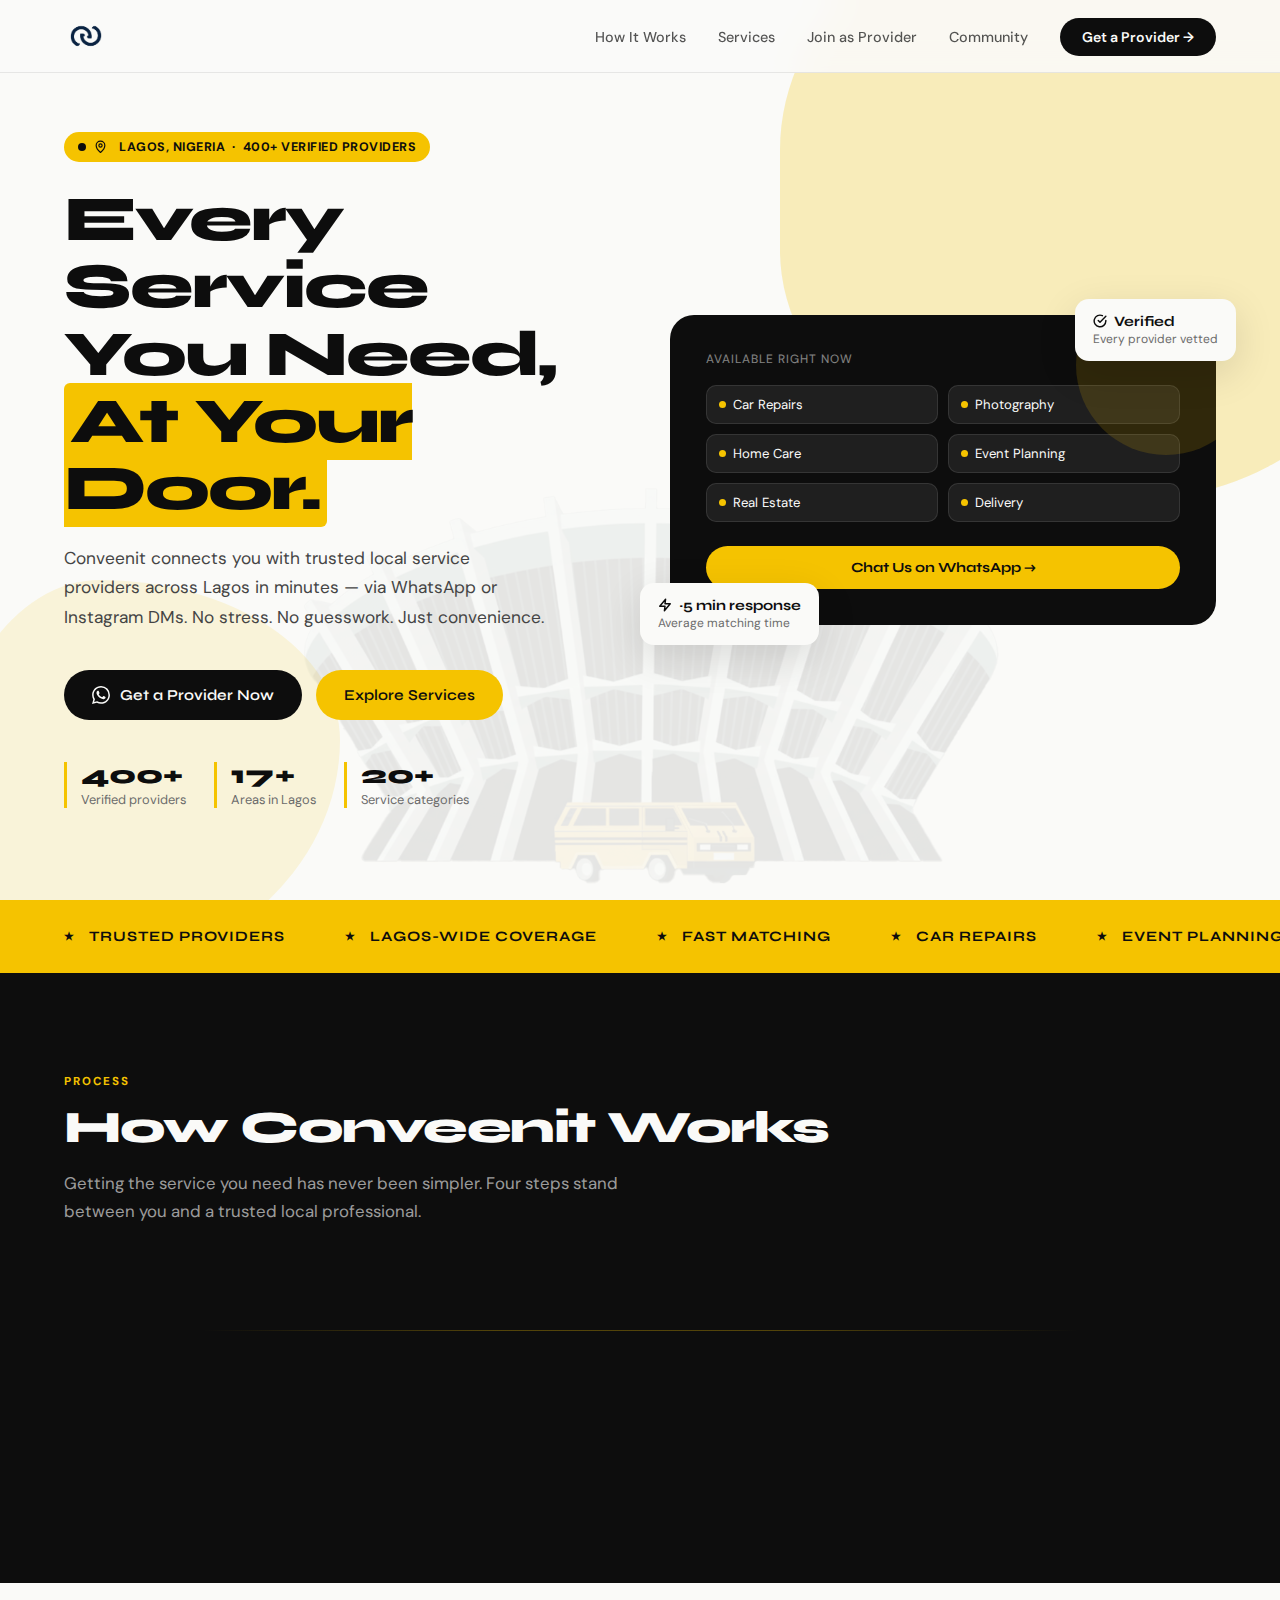
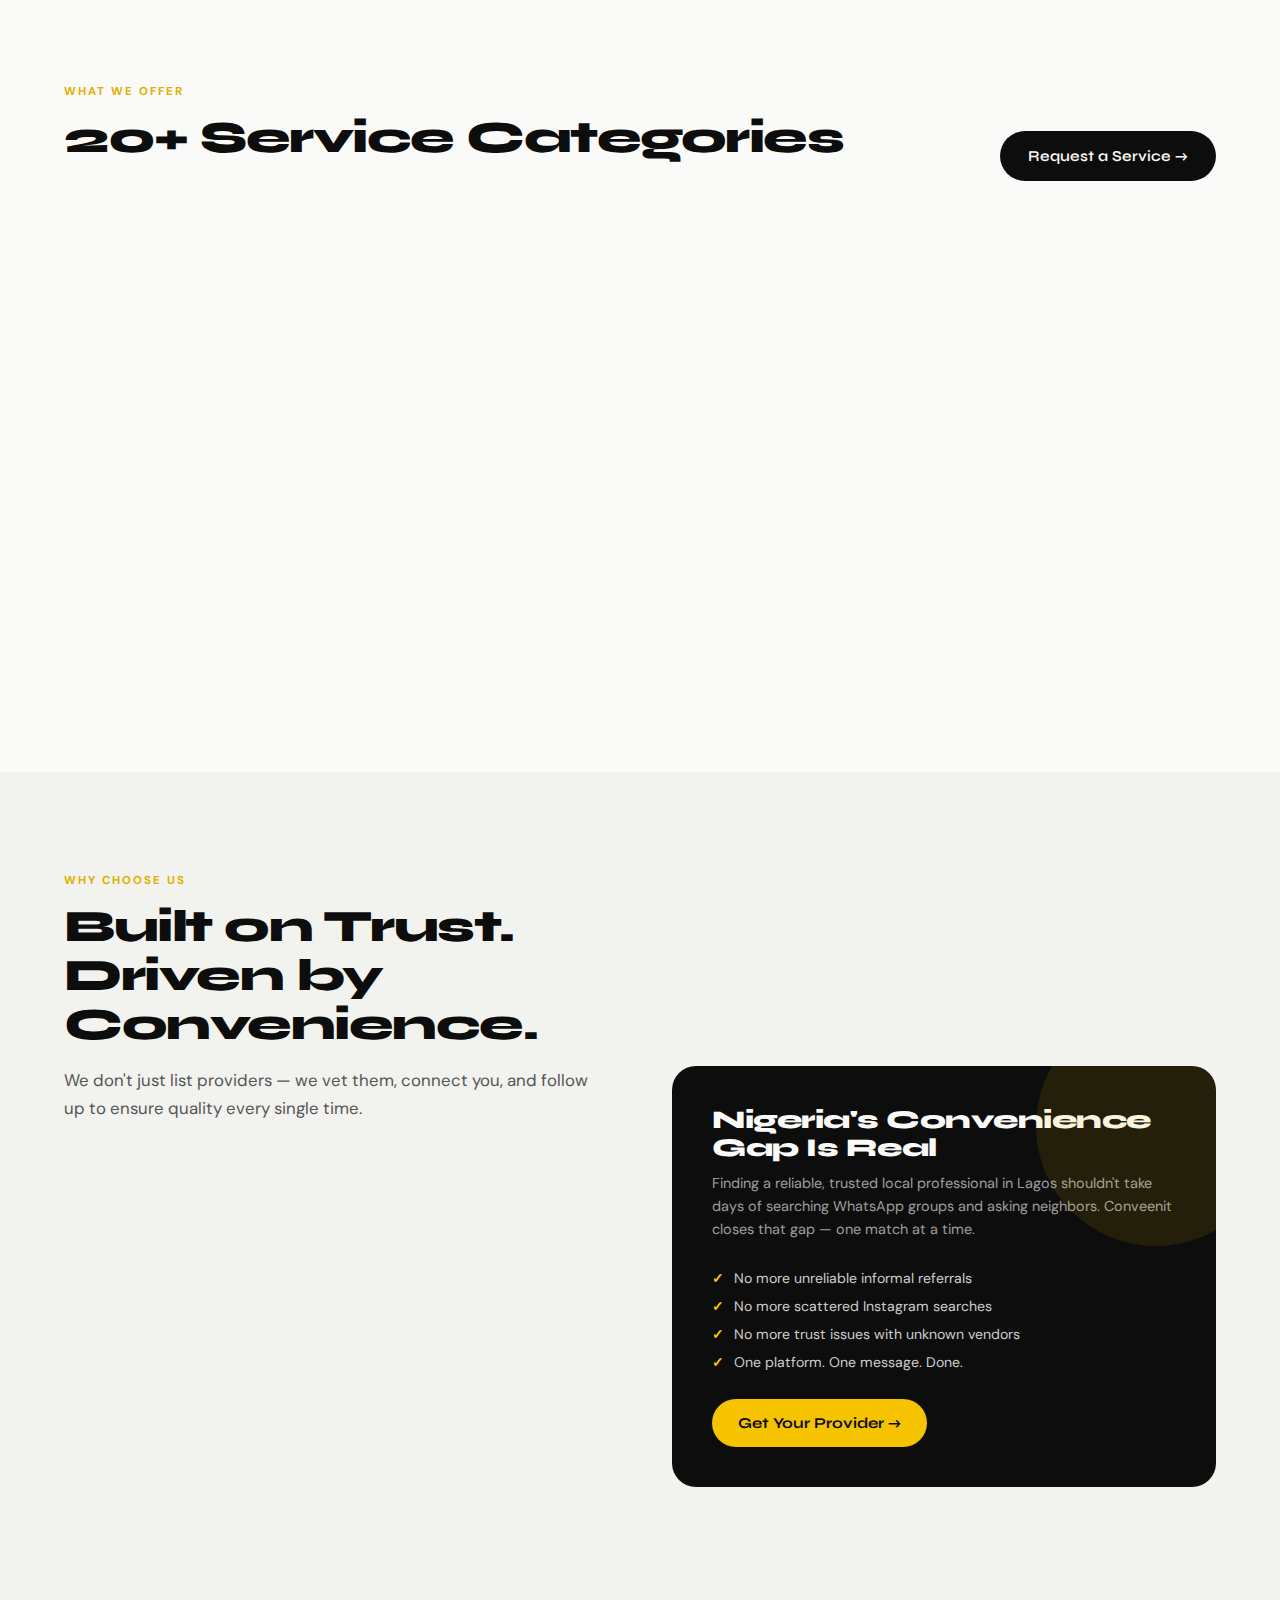
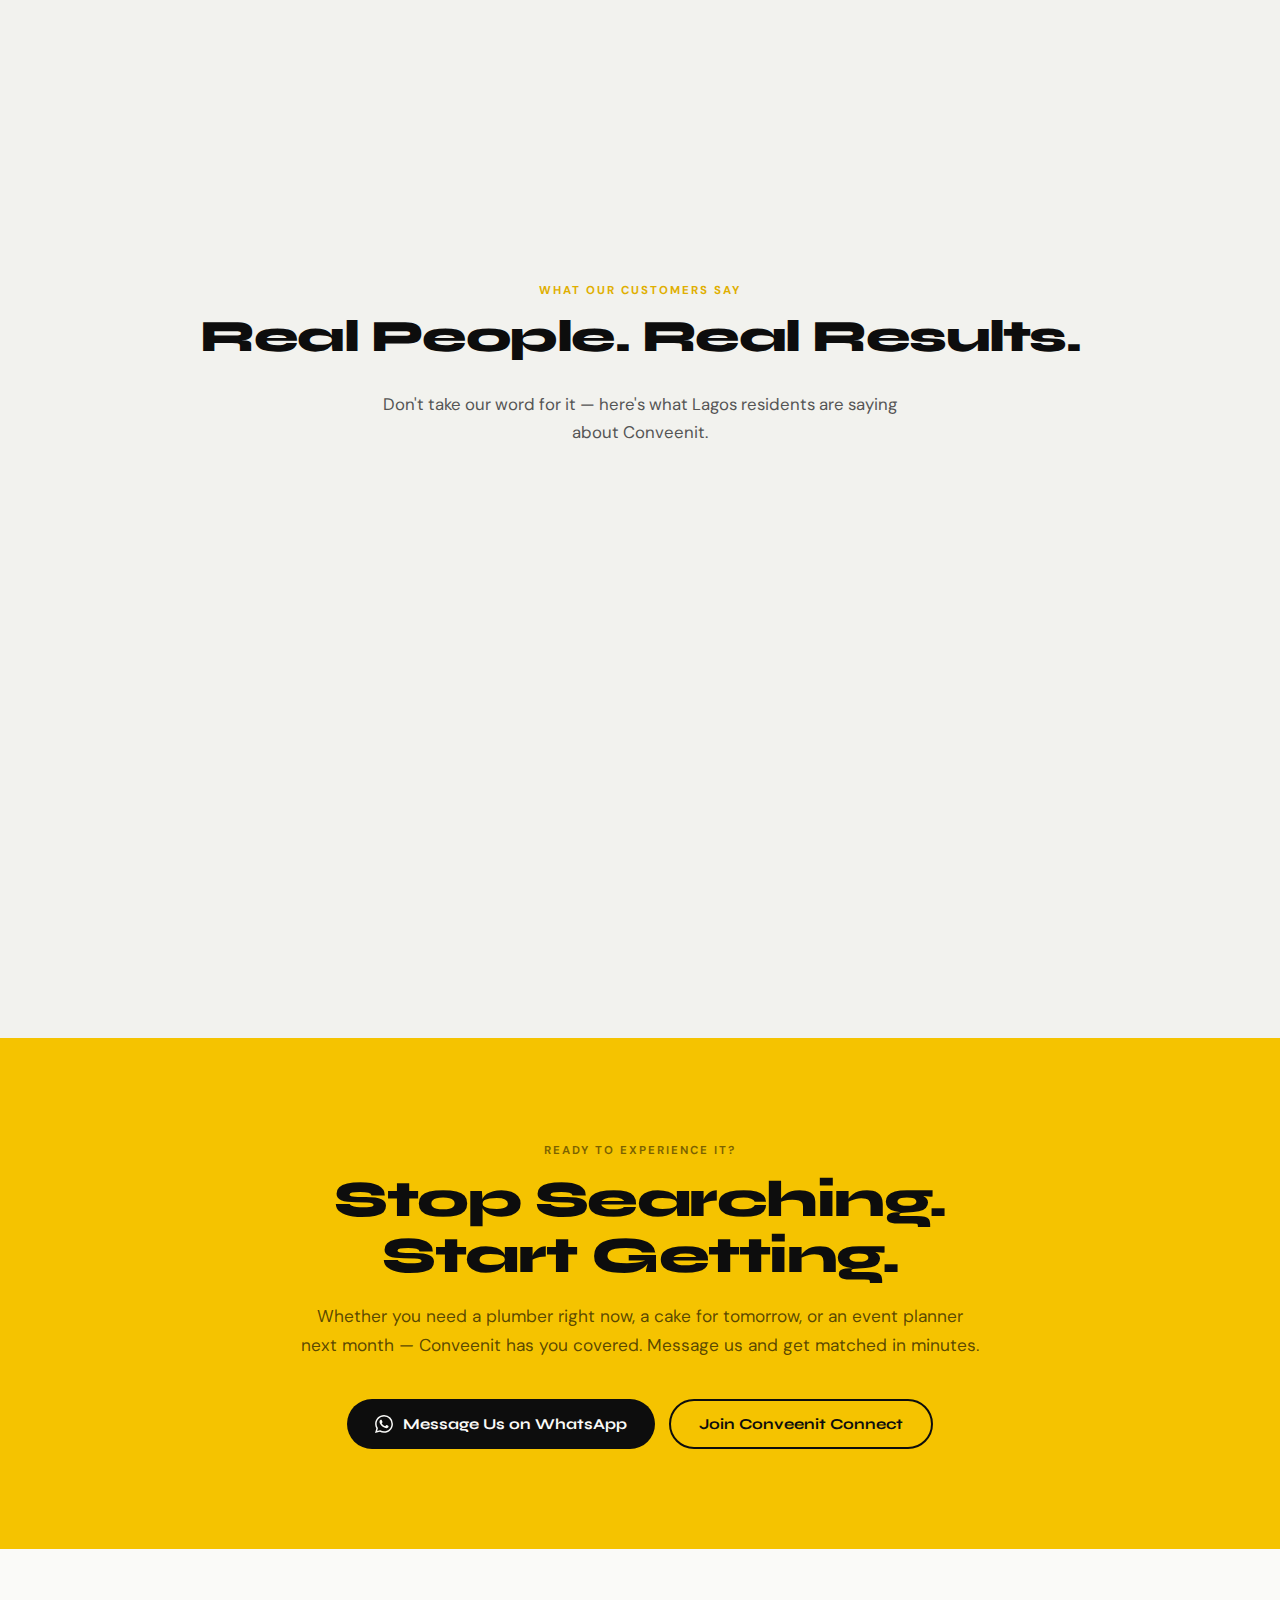
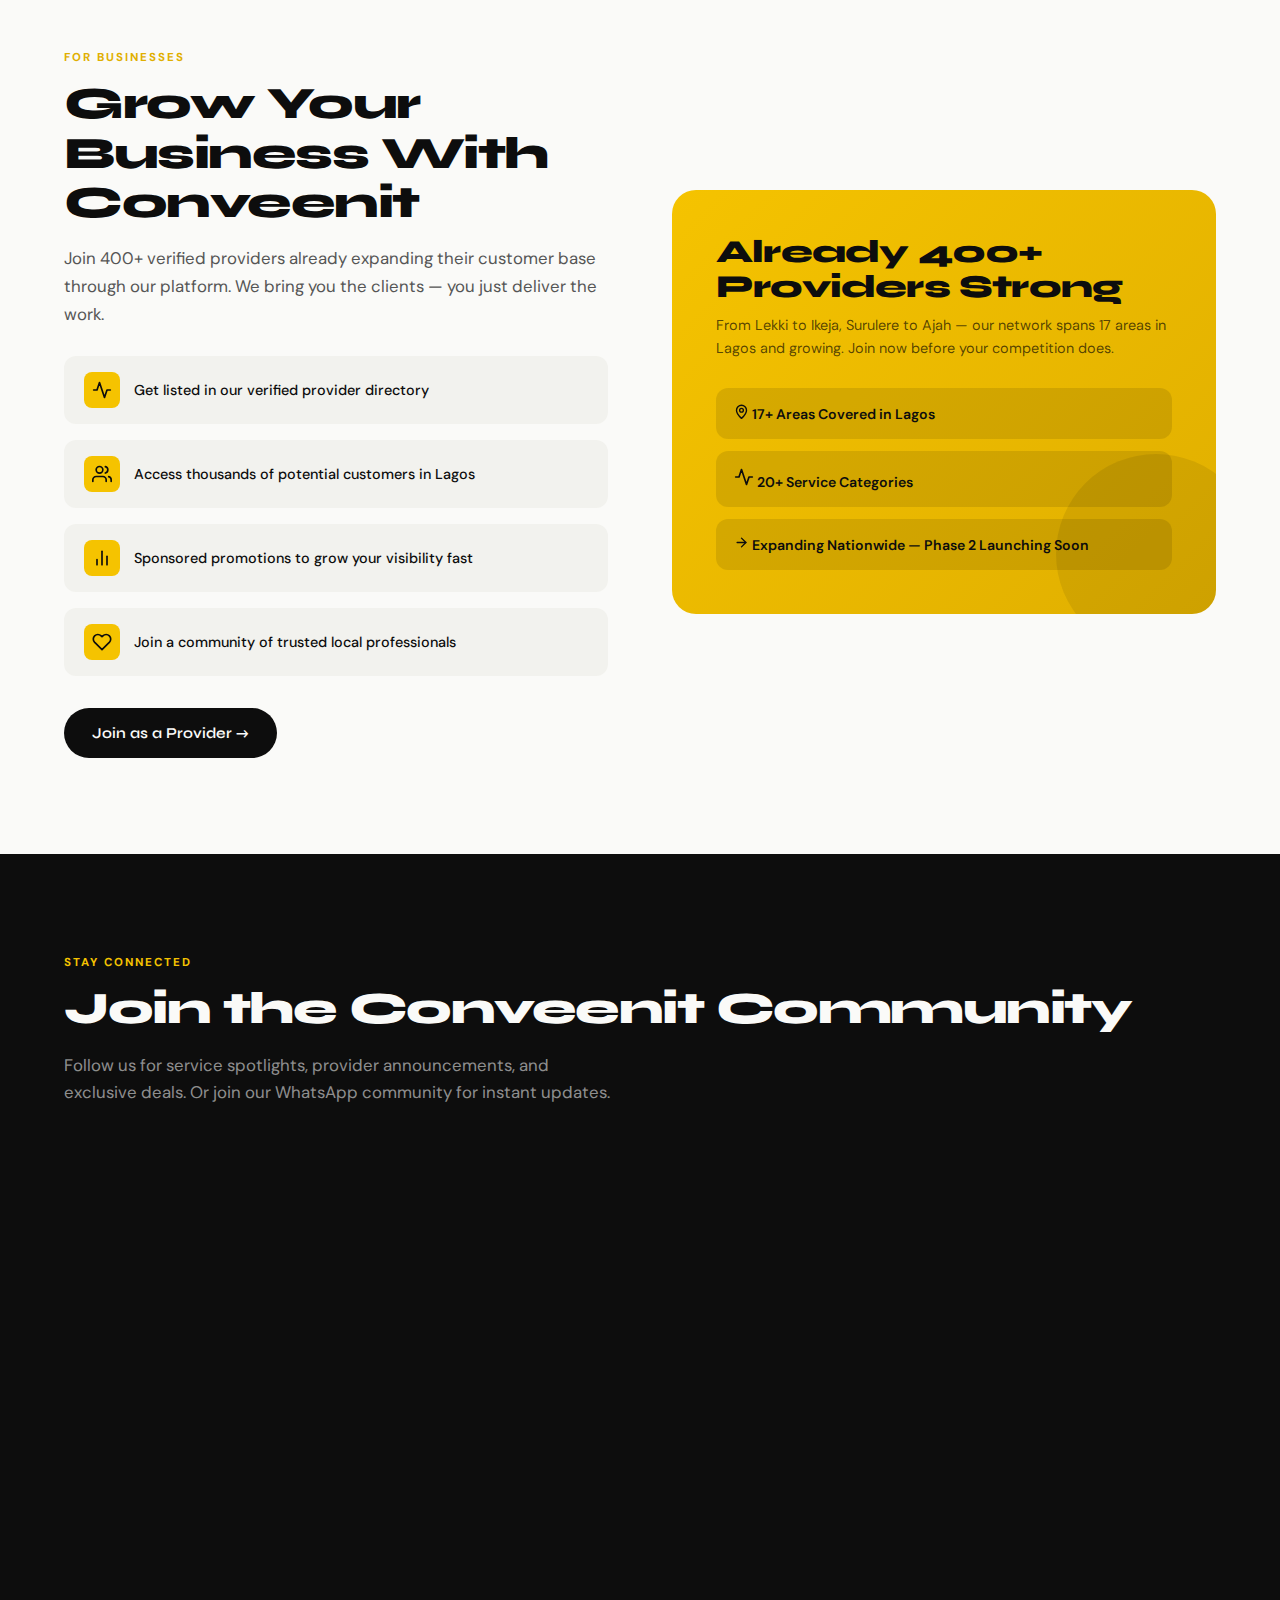
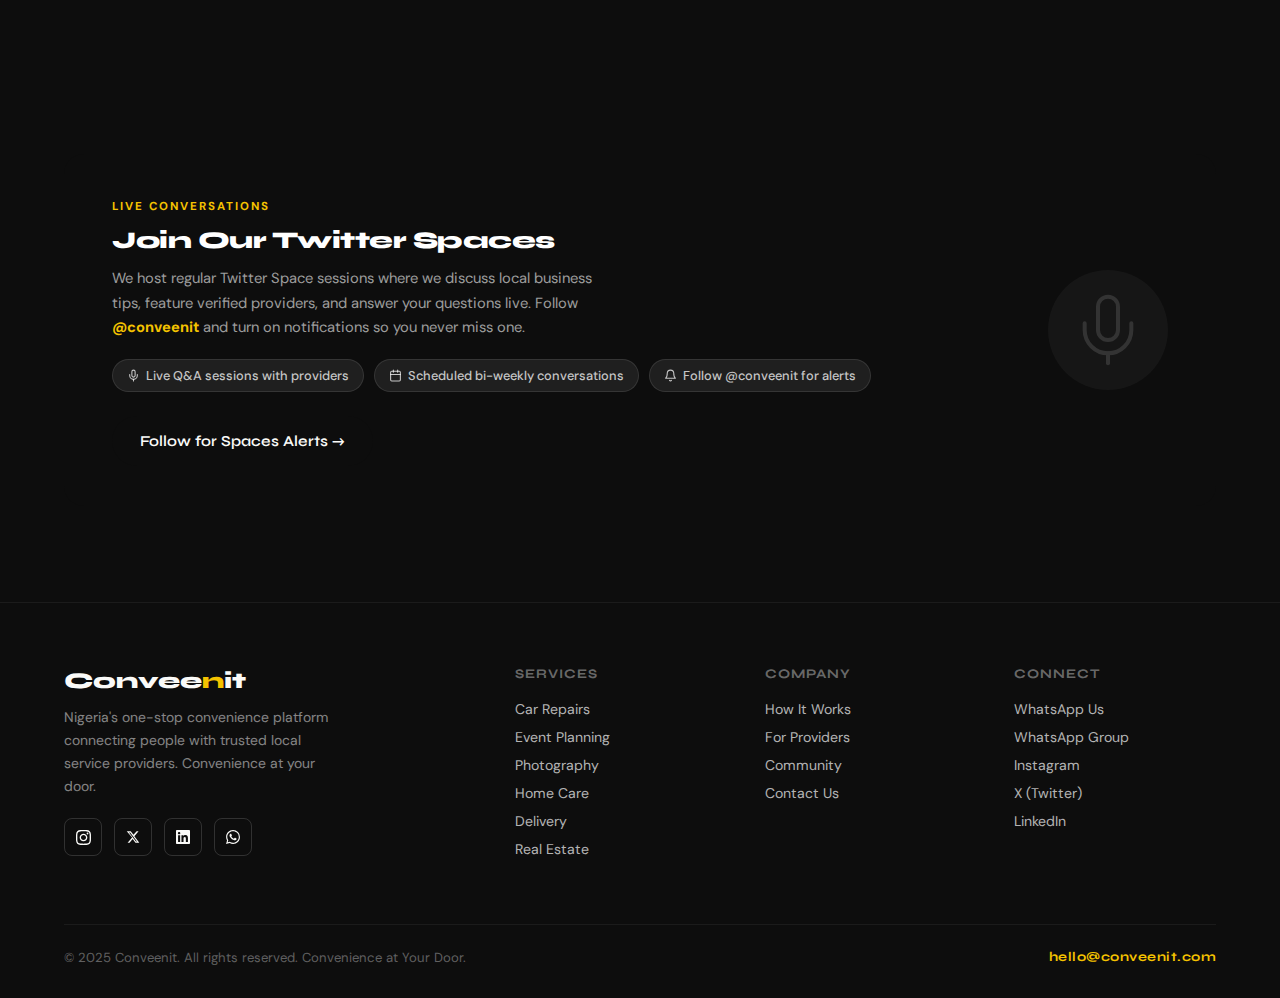
<file: index.html>
<!doctype html>
<html lang="en">
  <head>
    <meta charset="UTF-8" />
    <meta name="viewport" content="width=device-width, initial-scale=1.0" />

    <!-- SEO Meta Tags -->
    <title>
      Conveenit – Convenience at Your Door | Nigeria's #1 Local Service Platform
    </title>
    <meta
      name="description"
      content="Conveenit connects you with trusted local service providers in Lagos and across Nigeria. Car repairs, event planning, photography, delivery, home care, and 20+ more services — matched in minutes via WhatsApp."
    />
    <meta
      name="keywords"
      content="Conveenit, local services Nigeria, service providers Lagos, car repair Lagos, event planning Nigeria, home care Lagos, find service providers, Nigeria convenience platform, trusted local businesses Nigeria"
    />
    <meta name="author" content="Conveenit" />
    <meta name="robots" content="index, follow" />
    <link rel="canonical" href="https://conveenit.com" />
    <link rel="icon" type="image/png" href="/logo-yellow.JPG" />

    <!-- Open Graph / Social -->
    <meta property="og:type" content="website" />
    <meta
      property="og:title"
      content="Conveenit – Nigeria's #1 Local Service Platform"
    />
    <meta
      property="og:description"
      content="Get matched with a verified local service provider in minutes. Car repairs, event planning, photography, delivery, home care & more across Lagos."
    />
    <meta property="og:url" content="https://conveenit.com" />
    <meta property="og:image" content="https://conveenit.com/og-image.jpg" />
    <meta name="twitter:card" content="summary_large_image" />
    <meta name="twitter:site" content="@conveenit" />
    <meta name="twitter:title" content="Conveenit – Convenience at Your Door" />
    <meta
      name="twitter:description"
      content="Nigeria's #1 platform for finding trusted local service providers. Match in minutes."
    />

    <!-- Schema.org Structured Data -->
    <script type="application/ld+json">
      {
        "@context": "https://schema.org",
        "@type": "Organization",
        "name": "Conveenit",
        "url": "https://conveenit.com",
        "logo": "https://conveenit.com/logo.png",
        "description": "One-stop convenience platform connecting people with trusted local service providers across Nigeria.",
        "contactPoint": {
          "@type": "ContactPoint",
          "telephone": "+2349046793665",
          "contactType": "Customer Service",
          "availableLanguage": "English"
        },
        "sameAs": [
          "https://www.instagram.com/conveenit",
          "https://x.com/conveenit",
          "https://www.linkedin.com/company/conveenit/"
        ],
        "areaServed": {
          "@type": "Country",
          "name": "Nigeria"
        }
      }
    </script>

    <!-- Fonts -->
    <link rel="preconnect" href="https://fonts.googleapis.com" />
    <link rel="preconnect" href="https://fonts.gstatic.com" crossorigin />
    <link
      href="https://fonts.googleapis.com/css2?family=Syne:wght@400;600;700;800&family=DM+Sans:ital,opsz,wght@0,9..40,300;0,9..40,400;0,9..40,500;1,9..40,300&display=swap"
      rel="stylesheet"
    />
    <link rel="stylesheet" href="style.css" />
  </head>
  <body>
    <!-- ── NAVIGATION ── -->
    <nav>
      <a href="#" class="nav-logo"
        ><img
          src="[data-uri]"
          alt="Conveenit"
          class="nav-logo-img"
      /></a>
      <ul class="nav-links">
        <li><a href="#how-it-works">How It Works</a></li>
        <li><a href="#services">Services</a></li>
        <li><a href="#for-providers">Join as Provider</a></li>
        <li><a href="#community">Community</a></li>
        <li>
          <a href="https://wa.me/2349046793665" target="_blank" class="nav-cta"
            >Get a Provider →</a
          >
        </li>
      </ul>
      <div
        class="hamburger"
        onclick="document.body.classList.toggle('nav-open')"
      >
        <span></span><span></span><span></span>
      </div>
    </nav>

    <!-- ── HERO ── -->
    <header class="hero" role="banner">
      <div class="hero-bg"></div>
      <div class="hero-blob" aria-hidden="true"></div>
      <div class="hero-blob-2" aria-hidden="true"></div>

      <div class="hero-inner">
        <div class="hero-content">
          <div class="hero-badge"><svg xmlns="http://www.w3.org/2000/svg" width="13" height="13" viewBox="0 0 24 24" fill="none" stroke="currentColor" stroke-width="2.2" stroke-linecap="round" stroke-linejoin="round" style="display:inline-block;vertical-align:middle;margin-right:4px;margin-top:-2px"><path d="M20 10c0 6-8 13-8 13s-8-7-8-13a8 8 0 0 1 16 0z"/><circle cx="12" cy="10" r="3"/></svg> Lagos, Nigeria &nbsp;·&nbsp; 400+ Verified Providers</div>

          <h1>
            Every Service<br />
            You Need,<br />
            <em>At Your Door.</em>
          </h1>

          <p>
            Conveenit connects you with trusted local service providers across
            Lagos in minutes — via WhatsApp or Instagram DMs. No stress. No
            guesswork. Just convenience.
          </p>

          <div class="hero-actions">
            <a
              href="https://wa.me/2349046793665"
              target="_blank"
              rel="noopener"
              class="btn-primary"
            >
              <svg
                width="18"
                height="18"
                viewBox="0 0 24 24"
                fill="currentColor"
              >
                <path
                  d="M17.472 14.382c-.297-.149-1.758-.867-2.03-.967-.273-.099-.471-.148-.67.15-.197.297-.767.966-.94 1.164-.173.199-.347.223-.644.075-.297-.15-1.255-.463-2.39-1.475-.883-.788-1.48-1.761-1.653-2.059-.173-.297-.018-.458.13-.606.134-.133.298-.347.446-.52.149-.174.198-.298.298-.497.099-.198.05-.371-.025-.52-.075-.149-.669-1.612-.916-2.207-.242-.579-.487-.5-.669-.51-.173-.008-.371-.01-.57-.01-.198 0-.52.074-.792.372-.272.297-1.04 1.016-1.04 2.479 0 1.462 1.065 2.875 1.213 3.074.149.198 2.096 3.2 5.077 4.487.709.306 1.262.489 1.694.625.712.227 1.36.195 1.871.118.571-.085 1.758-.719 2.006-1.413.248-.694.248-1.289.173-1.413-.074-.124-.272-.198-.57-.347m-5.421 7.403h-.004a9.87 9.87 0 01-5.031-1.378l-.361-.214-3.741.982.998-3.648-.235-.374a9.86 9.86 0 01-1.51-5.26c.001-5.45 4.436-9.884 9.888-9.884 2.64 0 5.122 1.03 6.988 2.898a9.825 9.825 0 012.893 6.994c-.003 5.45-4.437 9.884-9.885 9.884m8.413-18.297A11.815 11.815 0 0012.05 0C5.495 0 .16 5.335.157 11.892c0 2.096.547 4.142 1.588 5.945L.057 24l6.305-1.654a11.882 11.882 0 005.683 1.448h.005c6.554 0 11.89-5.335 11.893-11.893a11.821 11.821 0 00-3.48-8.413Z"
                />
              </svg>
              Get a Provider Now
            </a>
            <a href="#services" class="btn-secondary">Explore Services</a>
          </div>

          <div class="hero-stats">
            <div class="stat">
              <strong>400+</strong>
              <span>Verified providers</span>
            </div>
            <div class="stat">
              <strong>17+</strong>
              <span>Areas in Lagos</span>
            </div>
            <div class="stat">
              <strong>20+</strong>
              <span>Service categories</span>
            </div>
          </div>
        </div>

        <div class="hero-visual">
          <div class="hero-card-wrap">
            <div class="hero-main-card">
              <div class="card-label">Available right now</div>
              <div class="card-service-grid">
                <div class="service-chip">
                  <span class="dot"></span>Car Repairs
                </div>
                <div class="service-chip">
                  <span class="dot"></span>Photography
                </div>
                <div class="service-chip">
                  <span class="dot"></span>Home Care
                </div>
                <div class="service-chip">
                  <span class="dot"></span>Event Planning
                </div>
                <div class="service-chip">
                  <span class="dot"></span>Real Estate
                </div>
                <div class="service-chip">
                  <span class="dot"></span>Delivery
                </div>
              </div>
              <a
                href="https://wa.me/2349046793665"
                target="_blank"
                class="card-cta-mini"
                >Chat Us on WhatsApp →</a
              >
            </div>

            <div class="float-card float-card-1">
            <strong><svg xmlns="http://www.w3.org/2000/svg" width="14" height="14" viewBox="0 0 24 24" fill="none" stroke="currentColor" stroke-width="2.5" stroke-linecap="round" stroke-linejoin="round" style="display:inline-block;vertical-align:middle;margin-right:4px;margin-top:-2px"><polygon points="13 2 3 14 12 14 11 22 21 10 12 10 13 2"/></svg> ~5 min response</strong>
            <span>Average matching time</span>
          </div>

          <div class="float-card float-card-2">
            <strong><svg xmlns="http://www.w3.org/2000/svg" width="14" height="14" viewBox="0 0 24 24" fill="none" stroke="currentColor" stroke-width="2.5" stroke-linecap="round" stroke-linejoin="round" style="display:inline-block;vertical-align:middle;margin-right:4px;margin-top:-2px"><path d="M22 11.08V12a10 10 0 1 1-5.93-9.14"/><polyline points="22 4 12 14.01 9 11.01"/></svg> Verified</strong>
            <span>Every provider vetted</span>
          </div>
          </div>
        </div>
      </div>
    </header>

    <!-- ── TRUST TICKER ── -->
    <div class="trust-band" aria-label="Trust signals">
      <div class="ticker-wrap">
        <div class="ticker">
          <div class="ticker-item">Trusted Providers</div>
          <div class="ticker-item">Lagos-Wide Coverage</div>
          <div class="ticker-item">Fast Matching</div>
          <div class="ticker-item">Car Repairs</div>
          <div class="ticker-item">Event Planning</div>
          <div class="ticker-item">Photography</div>
          <div class="ticker-item">Real Estate</div>
          <div class="ticker-item">Home Care</div>
          <div class="ticker-item">Digital Solutions</div>
          <div class="ticker-item">Convenience at Your Door</div>
          <div class="ticker-item">400+ Providers</div>
          <div class="ticker-item">Trusted Providers</div>
          <div class="ticker-item">Lagos-Wide Coverage</div>
          <div class="ticker-item">Fast Matching</div>
          <div class="ticker-item">Car Repairs</div>
          <div class="ticker-item">Event Planning</div>
          <div class="ticker-item">Photography</div>
          <div class="ticker-item">Real Estate</div>
          <div class="ticker-item">Home Care</div>
          <div class="ticker-item">Digital Solutions</div>
          <div class="ticker-item">Convenience at Your Door</div>
          <div class="ticker-item">400+ Providers</div>
        </div>
      </div>
    </div>

    <!-- ── HOW IT WORKS ── -->
    <section class="how" id="how-it-works" aria-labelledby="how-title">
      <div class="how-inner">
        <div class="how-header">
          <span class="section-label">Process</span>
          <h2 class="section-title" id="how-title">How Conveenit Works</h2>
          <p class="section-sub">
            Getting the service you need has never been simpler. Four steps
            stand between you and a trusted local professional.
          </p>
        </div>

        <div class="steps-grid">
          <article class="step">
            <div class="step-num">01</div>
            <h3>Tell Us What You Need</h3>
            <p>
              Reach us via WhatsApp or Instagram DM. Describe your service
              request and your location in Lagos.
            </p>
          </article>
          <article class="step">
            <div class="step-num">02</div>
            <h3>We Match You Instantly</h3>
            <p>
              We connect you with a verified provider from our network of 400+
              professionals across 17 areas in Lagos.
            </p>
          </article>
          <article class="step">
            <div class="step-num">03</div>
            <h3>Job Gets Done</h3>
            <p>
              The provider delivers the service to your location. You pay only
              when satisfied with the service rendered.
            </p>
          </article>
          <article class="step">
            <div class="step-num">04</div>
            <h3>Feedback & Follow-Up</h3>
            <p>
              We collect your feedback to maintain quality, build trust, and
              ensure repeat-worthy experiences every time.
            </p>
          </article>
        </div>
      </div>
    </section>

    <!-- ── SERVICES ── -->
    <section id="services" aria-labelledby="services-title">
    <div class="services-inner">
      <div class="services-head">
        <div>
          <span class="section-label">What We Offer</span>
          <h2 class="section-title" id="services-title">20+ Service Categories</h2>
        </div>
        <a href="https://wa.me/2349046793665" target="_blank" rel="noopener" class="btn-primary">Request a Service →</a>
      </div>

      <div class="services-grid">
        <article class="service-card">
          <div class="service-icon"><svg xmlns="http://www.w3.org/2000/svg" width="28" height="28" viewBox="0 0 24 24" fill="none" stroke="currentColor" stroke-width="1.8" stroke-linecap="round" stroke-linejoin="round"><path d="M14.7 6.3a1 1 0 0 0 0 1.4l1.6 1.6a1 1 0 0 0 1.4 0l3.77-3.77a6 6 0 0 1-7.94 7.94l-6.91 6.91a2.12 2.12 0 0 1-3-3l6.91-6.91a6 6 0 0 1 7.94-7.94l-3.76 3.76z"/></svg></div>
          <h3>Car Repairs</h3>
          <p>Expert mechanics across Lagos for diagnostics, engine work, bodywork, and all vehicle maintenance needs — at your location.</p>
        </article>
        <article class="service-card">
          <div class="service-icon"><svg xmlns="http://www.w3.org/2000/svg" width="28" height="28" viewBox="0 0 24 24" fill="none" stroke="currentColor" stroke-width="1.8" stroke-linecap="round" stroke-linejoin="round"><rect x="5" y="2" width="14" height="20" rx="2"/><path d="M12 18h.01"/><path d="M8.5 9.5 10 11l-1.5 1.5"/><path d="M13.5 9.5 15 11l-1.5 1.5"/></svg></div>
          <h3>Gadgets Repairs &amp;</h3>
          <p>Skilled technicians for phone screen replacements, laptop repairs, tablet fixes, and all electronic device servicing near you.</p>
        </article>

        <article class="service-card">
          <div class="service-icon"><svg xmlns="http://www.w3.org/2000/svg" width="28" height="28" viewBox="0 0 24 24" fill="none" stroke="currentColor" stroke-width="1.8" stroke-linecap="round" stroke-linejoin="round"><rect x="1" y="3" width="15" height="13" rx="1"/><path d="M16 8h4l3 3v5h-7V8z"/><circle cx="5.5" cy="18.5" r="2.5"/><circle cx="18.5" cy="18.5" r="2.5"/></svg></div>
          <h3>Delivery Services</h3>
          <p>Fast, reliable delivery across Lagos for packages, goods, and more.</p>
        </article>
        <article class="service-card">
          <div class="service-icon"><svg xmlns="http://www.w3.org/2000/svg" width="28" height="28" viewBox="0 0 24 24" fill="none" stroke="currentColor" stroke-width="1.8" stroke-linecap="round" stroke-linejoin="round"><rect x="3" y="4" width="18" height="18" rx="2"/><line x1="16" y1="2" x2="16" y2="6"/><line x1="8" y1="2" x2="8" y2="6"/><line x1="3" y1="10" x2="21" y2="10"/><path d="M8 14h.01M12 14h.01M16 14h.01M8 18h.01M12 18h.01M16 18h.01"/></svg></div>
          <h3>Event Planning</h3>
          <p>Planners, decorators, and coordinators for every type of event.</p>
        </article>
        <article class="service-card">
          <div class="service-icon"><svg xmlns="http://www.w3.org/2000/svg" width="28" height="28" viewBox="0 0 24 24" fill="none" stroke="currentColor" stroke-width="1.8" stroke-linecap="round" stroke-linejoin="round"><path d="M3 9l9-7 9 7v11a2 2 0 0 1-2 2H5a2 2 0 0 1-2-2z"/><polyline points="9 22 9 12 15 12 15 22"/></svg></div>
          <h3>Real Estate</h3>
          <p>Buy, rent, and lease residential or commercial properties.</p>
        </article>
        <article class="service-card">
          <div class="service-icon"><svg xmlns="http://www.w3.org/2000/svg" width="28" height="28" viewBox="0 0 24 24" fill="none" stroke="currentColor" stroke-width="1.8" stroke-linecap="round" stroke-linejoin="round"><path d="M3 9l9-7 9 7v11a2 2 0 0 1-2 2H5a2 2 0 0 1-2-2z"/><polyline points="9 22 9 12 15 12 15 22"/></svg></div>
          <h3>Home Care</h3>
          <p>Cleaners, repairmen, plumbers, and electricians on demand.</p>
        </article>
        <article class="service-card">
          <div class="service-icon"><svg xmlns="http://www.w3.org/2000/svg" width="28" height="28" viewBox="0 0 24 24" fill="none" stroke="currentColor" stroke-width="1.8" stroke-linecap="round" stroke-linejoin="round"><polyline points="6 9 6 2 18 2 18 9"/><path d="M6 18H4a2 2 0 0 1-2-2v-5a2 2 0 0 1 2-2h16a2 2 0 0 1 2 2v5a2 2 0 0 1-2 2h-2"/><rect x="6" y="14" width="12" height="8"/></svg></div>
          <h3>Printing Services</h3>
          <p>Business cards, banners, flyers, and branded materials fast.</p>
        </article>
        <article class="service-card">
          <div class="service-icon"><svg xmlns="http://www.w3.org/2000/svg" width="28" height="28" viewBox="0 0 24 24" fill="none" stroke="currentColor" stroke-width="1.8" stroke-linecap="round" stroke-linejoin="round"><path d="M23 19a2 2 0 0 1-2 2H3a2 2 0 0 1-2-2V8a2 2 0 0 1 2-2h4l2-3h6l2 3h4a2 2 0 0 1 2 2z"/><circle cx="12" cy="13" r="4"/></svg></div>
          <h3>Photography</h3>
          <p>Professional photographers for events, portraits, and content.</p>
        </article>
        <article class="service-card">
          <div class="service-icon"><svg xmlns="http://www.w3.org/2000/svg" width="28" height="28" viewBox="0 0 24 24" fill="none" stroke="currentColor" stroke-width="1.8" stroke-linecap="round" stroke-linejoin="round"><path d="M17.8 19.2 16 11l3.5-3.5C21 6 21 4 19 3c-2-1-4 0-5.5 1.5L11 8 2.8 6.2c-.5-.1-.9.1-1.1.5l-.3.5c-.2.5-.1 1 .3 1.3L6 12l-2 3H1l-1 1 3 2 2 3 1-1v-3l3-2 3.5 5.3c.3.4.8.5 1.3.3l.5-.2c.4-.3.6-.7.5-1.2z"/></svg></div>
          <h3>Airport Protocol</h3>
          <p>VIP airport assistance, meet and greet, and travel logistics.</p>
        </article>
        <article class="service-card">
          <div class="service-icon"><svg xmlns="http://www.w3.org/2000/svg" width="28" height="28" viewBox="0 0 24 24" fill="none" stroke="currentColor" stroke-width="1.8" stroke-linecap="round" stroke-linejoin="round"><circle cx="12" cy="12" r="10"/><line x1="12" y1="8" x2="12" y2="16"/><line x1="8" y1="12" x2="16" y2="12"/></svg></div>
          <h3>And Much More</h3>
          <p>Can't find your service? Message us — we likely cover it.</p>
        </article>
      </div>
    </div>
  </section>

    <!-- ── WHY CONVEENIT ── -->
    <section class="why" aria-labelledby="why-title">
      <div class="why-inner">
        <div class="why-grid">
          <div>
            <span class="section-label">Why Choose Us</span>
            <h2 class="section-title" id="why-title">
              Built on Trust. Driven by Convenience.
            </h2>
            <p class="section-sub" style="margin-bottom: 36px">
              We don't just list providers — we vet them, connect you, and
              follow up to ensure quality every single time.
            </p>

            <div class="why-features">
              <div class="why-feature">
              <div class="why-icon"><svg xmlns="http://www.w3.org/2000/svg" width="22" height="22" viewBox="0 0 24 24" fill="none" stroke="currentColor" stroke-width="2" stroke-linecap="round" stroke-linejoin="round"><path d="M12 22s8-4 8-10V5l-8-3-8 3v7c0 6 8 10 8 10z"/><polyline points="9 12 11 14 15 10"/></svg></div>
              <div>
                <h3>Verified Providers Only</h3>
                <p>Every provider in our network is manually vetted before listing. No random strangers — only trusted professionals.</p>
              </div>
            </div>
            <div class="why-feature">
              <div class="why-icon"><svg xmlns="http://www.w3.org/2000/svg" width="22" height="22" viewBox="0 0 24 24" fill="none" stroke="currentColor" stroke-width="2" stroke-linecap="round" stroke-linejoin="round"><polygon points="13 2 3 14 12 14 11 22 21 10 12 10 13 2"/></svg></div>
              <div>
                <h3>Matched in Minutes</h3>
                <p>Our team responds fast. Most customers are matched with a provider within 5 minutes of their request.</p>
              </div>
            </div>
            <div class="why-feature">
              <div class="why-icon"><svg xmlns="http://www.w3.org/2000/svg" width="22" height="22" viewBox="0 0 24 24" fill="none" stroke="currentColor" stroke-width="2" stroke-linecap="round" stroke-linejoin="round"><path d="M20 10c0 6-8 13-8 13s-8-7-8-13a8 8 0 0 1 16 0z"/><circle cx="12" cy="10" r="3"/></svg></div>
              <div>
                <h3>Hyper-Local Coverage</h3>
                <p>With providers across 17 areas in Lagos, we find someone near you — not someone who'll arrive hours late.</p>
              </div>
            </div>
            <div class="why-feature">
              <div class="why-icon"><svg xmlns="http://www.w3.org/2000/svg" width="22" height="22" viewBox="0 0 24 24" fill="none" stroke="currentColor" stroke-width="2" stroke-linecap="round" stroke-linejoin="round"><path d="M21 2v6h-6"/><path d="M3 12a9 9 0 0 1 15-6.7L21 8"/><path d="M3 22v-6h6"/><path d="M21 12a9 9 0 0 1-15 6.7L3 16"/></svg></div>
              <div>
                <h3>Feedback-Driven Quality</h3>
                <p>After every job, we collect your feedback. Poor performance gets removed. Quality always improves.</p>
              </div>
            </div>
            </div>
          </div>

          <div class="why-visual">
            <h3>Nigeria's Convenience Gap Is Real</h3>
            <p>
              Finding a reliable, trusted local professional in Lagos shouldn't
              take days of searching WhatsApp groups and asking neighbors.
              Conveenit closes that gap — one match at a time.
            </p>
            <ul class="coverage-list">
              <li>No more unreliable informal referrals</li>
              <li>No more scattered Instagram searches</li>
              <li>No more trust issues with unknown vendors</li>
              <li>One platform. One message. Done.</li>
            </ul>
            <a
              href="https://wa.me/2349046793665"
              target="_blank"
              rel="noopener"
              class="btn-secondary"
              style="
                display: inline-flex;
                align-items: center;
                gap: 10px;
                text-decoration: none;
                font-family: &quot;Syne&quot;, sans-serif;
                font-weight: 700;
                font-size: 0.95rem;
                padding: 15px 26px;
                border-radius: 100px;
                transition: opacity 0.2s;
              "
              onmouseover="this.style.opacity = '.85'"
              onmouseout="this.style.opacity = '1'"
            >
              Get Your Provider →
            </a>
          </div>
        </div>
      </div>
    </section>

    <!-- ── TESTIMONIALS ── -->
    <section class="testimonials" aria-labelledby="testimonials-title">
      <div class="testimonials-inner">
        <div
          style="
            text-align: center;
            margin-bottom: 48px;
            justify-content: center;
            align-items: center;
          "
        >
          <span class="section-label">What Our Customers Say</span>
          <h2 class="section-title" id="testimonials-title">
            Real People. Real Results.
          </h2>
          <p class="section-sub testimonial-sub">
            Don't take our word for it — here's what Lagos residents are saying
            about Conveenit.
          </p>
        </div>

        <div class="testimonials-grid">
          <article class="testimonial-card">
            <div class="t-header">
              <div class="t-avatar" aria-label="Amara T.">AT</div>
              <div class="t-meta">
                <strong>Amara T.</strong>
                <span>Home Cleaning</span>
              </div>
              <div class="t-stars">★★★★★</div>
            </div>
            <p>
              "I messaged Conveenit on a Sunday morning and had a cleaner at my
              door by noon. Absolutely no stress — exactly what they promised."
            </p>
          </article>

          <article class="testimonial-card">
            <div class="t-header">
              <div class="t-avatar" aria-label="Chidi O.">CO</div>
              <div class="t-meta">
                <strong>Chidi O.</strong>
                <span>Car Repair</span>
              </div>
              <div class="t-stars">★★★★☆</div>
            </div>
            <p>
              "My mechanic ghosted me. I found Conveenit on Instagram, sent a
              DM, and got a verified mechanic in 8 minutes. Legit service."
            </p>
          </article>

          <article class="testimonial-card">
            <div class="t-header">
              <div class="t-avatar" aria-label="Fatima B.">FB</div>
              <div class="t-meta">
                <strong>Fatima B.</strong>
                <span>Event Planning</span>
              </div>
              <div class="t-stars">★★★★★</div>
            </div>
            <p>
              "Planned my sister's surprise birthday in 3 days. Conveenit
              connected me with an amazing decorator in Lekki. 10/10 would use
              again."
            </p>
          </article>

          <article class="testimonial-card">
            <div class="t-header">
              <div class="t-avatar" aria-label="Tunde A.">TA</div>
              <div class="t-meta">
                <strong>Tunde A.</strong>
                <span>Photography</span>
              </div>
              <div class="t-stars">★★★★☆</div>
            </div>
            <p>
              "Professional photographer showed up on time, understood the
              brief, and delivered stunning shots. Conveenit is the real deal."
            </p>
          </article>

          <article class="testimonial-card">
            <div class="t-header">
              <div class="t-avatar" aria-label="Ngozi M.">NM</div>
              <div class="t-meta">
                <strong>Ngozi M.</strong>
                <span>Cakes &amp; Pastries</span>
              </div>
              <div class="t-stars">★★★☆☆</div>
            </div>
            <p>
              "Ordered a custom cake through Conveenit and it arrived better
              than the picture. The baker was so talented. Highly recommend!"
            </p>
          </article>

          <article class="testimonial-card">
            <div class="t-header">
              <div class="t-avatar" aria-label="Emeka J.">EJ</div>
              <div class="t-meta">
                <strong>Emeka J.</strong>
                <span>Delivery</span>
              </div>
              <div class="t-stars">★★★★★</div>
            </div>
            <p>
              "Fast, reliable, professional. My parcels arrived on time and in
              perfect condition. I use Conveenit for all my delivery needs now."
            </p>
          </article>
        </div>
      </div>
    </section>

    <!-- ── JOIN CTA BAND ── -->
    <section class="join" aria-labelledby="join-title">
      <div class="join-inner">
        <span class="section-label" style="color: rgba(0, 0, 0, 0.5)"
          >Ready to experience it?</span
        >
        <h2 id="join-title">Stop Searching. Start Getting.</h2>
        <p>
          Whether you need a plumber right now, a cake for tomorrow, or an event
          planner next month — Conveenit has you covered. Message us and get
          matched in minutes.
        </p>
        <div class="join-btns">
          <a
            href="https://wa.me/2349046793665"
            target="_blank"
            rel="noopener"
            class="btn-dark-fill"
          >
            <svg width="18" height="18" viewBox="0 0 24 24" fill="currentColor">
              <path
                d="M17.472 14.382c-.297-.149-1.758-.867-2.03-.967-.273-.099-.471-.148-.67.15-.197.297-.767.966-.94 1.164-.173.199-.347.223-.644.075-.297-.15-1.255-.463-2.39-1.475-.883-.788-1.48-1.761-1.653-2.059-.173-.297-.018-.458.13-.606.134-.133.298-.347.446-.52.149-.174.198-.298.298-.497.099-.198.05-.371-.025-.52-.075-.149-.669-1.612-.916-2.207-.242-.579-.487-.5-.669-.51-.173-.008-.371-.01-.57-.01-.198 0-.52.074-.792.372-.272.297-1.04 1.016-1.04 2.479 0 1.462 1.065 2.875 1.213 3.074.149.198 2.096 3.2 5.077 4.487.709.306 1.262.489 1.694.625.712.227 1.36.195 1.871.118.571-.085 1.758-.719 2.006-1.413.248-.694.248-1.289.173-1.413-.074-.124-.272-.198-.57-.347m-5.421 7.403h-.004a9.87 9.87 0 01-5.031-1.378l-.361-.214-3.741.982.998-3.648-.235-.374a9.86 9.86 0 01-1.51-5.26c.001-5.45 4.436-9.884 9.888-9.884 2.64 0 5.122 1.03 6.988 2.898a9.825 9.825 0 012.893 6.994c-.003 5.45-4.437 9.884-9.885 9.884m8.413-18.297A11.815 11.815 0 0012.05 0C5.495 0 .16 5.335.157 11.892c0 2.096.547 4.142 1.588 5.945L.057 24l6.305-1.654a11.882 11.882 0 005.683 1.448h.005c6.554 0 11.89-5.335 11.893-11.893a11.821 11.821 0 00-3.48-8.413Z"
              />
            </svg>
            Message Us on WhatsApp
          </a>
          <a
            href="https://chat.whatsapp.com/BAYu8gFQU3wJJGVnme8VdS?mode=gi_t"
            target="_blank"
            rel="noopener"
            class="btn-outline"
          >
            Join Conveenit Connect
          </a>
        </div>
      </div>
    </section>

    <!-- ── FOR PROVIDERS ── -->
    <section id="for-providers" aria-labelledby="providers-title">
      <div class="providers-inner">
        <div class="providers-grid">
          <div>
            <span class="section-label">For Businesses</span>
            <h2 class="section-title" id="providers-title">
              Grow Your Business With Conveenit
            </h2>
            <p class="section-sub">
              Join 400+ verified providers already expanding their customer base
              through our platform. We bring you the clients — you just deliver
              the work.
            </p>

            <div class="provider-benefits">
          <div class="benefit">
            <div class="benefit-icon">
              <svg xmlns="http://www.w3.org/2000/svg" width="20" height="20" viewBox="0 0 24 24" fill="none" stroke="currentColor" stroke-width="2" stroke-linecap="round" stroke-linejoin="round">
                <path d="M22 12h-4l-3 9L9 3l-3 9H2"/>
              </svg>
            </div>
            <span>Get listed in our verified provider directory</span>
          </div>
          <div class="benefit">
            <div class="benefit-icon">
              <svg xmlns="http://www.w3.org/2000/svg" width="20" height="20" viewBox="0 0 24 24" fill="none" stroke="currentColor" stroke-width="2" stroke-linecap="round" stroke-linejoin="round">
                <path d="M17 21v-2a4 4 0 0 0-4-4H5a4 4 0 0 0-4 4v2"/>
                <circle cx="9" cy="7" r="4"/>
                <path d="M23 21v-2a4 4 0 0 0-3-3.87"/>
                <path d="M16 3.13a4 4 0 0 1 0 7.75"/>
              </svg>
            </div>
            <span>Access thousands of potential customers in Lagos</span>
          </div>
          <div class="benefit">
            <div class="benefit-icon">
              <svg xmlns="http://www.w3.org/2000/svg" width="20" height="20" viewBox="0 0 24 24" fill="none" stroke="currentColor" stroke-width="2" stroke-linecap="round" stroke-linejoin="round">
                <line x1="18" y1="20" x2="18" y2="10"/>
                <line x1="12" y1="20" x2="12" y2="4"/>
                <line x1="6" y1="20" x2="6" y2="14"/>
              </svg>
            </div>
            <span>Sponsored promotions to grow your visibility fast</span>
          </div>
          <div class="benefit">
            <div class="benefit-icon">
              <svg xmlns="http://www.w3.org/2000/svg" width="20" height="20" viewBox="0 0 24 24" fill="none" stroke="currentColor" stroke-width="2" stroke-linecap="round" stroke-linejoin="round">
                <path d="M20.84 4.61a5.5 5.5 0 0 0-7.78 0L12 5.67l-1.06-1.06a5.5 5.5 0 0 0-7.78 7.78l1.06 1.06L12 21.23l7.78-7.78 1.06-1.06a5.5 5.5 0 0 0 0-7.78z"/>
              </svg>
            </div>
            <span>Join a community of trusted local professionals</span>
          </div>
        </div>

            <div style="margin-top: 32px">
              <a
                href="https://wa.me/2349046793665"
                target="_blank"
                rel="noopener"
                class="btn-primary"
                >Join as a Provider →</a
              >
            </div>
          </div>

          <div class="provider-visual">
            <h3>Already 400+ Providers Strong</h3>
            <p>
              From Lekki to Ikeja, Surulere to Ajah — our network spans 17 areas
              in Lagos and growing. Join now before your competition does.
            </p>
            <div style="display: flex; flex-direction: column; gap: 12px">
              <div
                style="
                  background: rgba(0, 0, 0, 0.1);
                  border-radius: 12px;
                  padding: 16px 18px;
                  font-size: 0.88rem;
                  font-weight: 600;
                "
              ><svg xmlns="http://www.w3.org/2000/svg" width="15" height="15" viewBox="0 0 24 24" fill="none" stroke="currentColor" stroke-width="2.2" stroke-linecap="round" stroke-linejoin="round"><path d="M20 10c0 6-8 13-8 13s-8-7-8-13a8 8 0 0 1 16 0z"/><circle cx="12" cy="10" r="3"/></svg> 17+ Areas Covered in Lagos
              </div>
              <div
                style="
                  background: rgba(0, 0, 0, 0.1);
                  border-radius: 12px;
                  padding: 16px 18px;
                  font-size: 0.88rem;
                  font-weight: 600;
                "
              ><svg xmlns="http://www.w3.org/2000/svg" width="20" height="20" viewBox="0 0 24 24" fill="none" stroke="currentColor" stroke-width="2" stroke-linecap="round" stroke-linejoin="round"><path d="M22 12h-4l-3 9L9 3l-3 9H2"/></svg> 20+ Service Categories
              </div>
              
              <div
                style="
                  background: rgba(0, 0, 0, 0.1);
                  border-radius: 12px;
                  padding: 16px 18px;
                  font-size: 0.88rem;
                  font-weight: 600;
                "
              ><svg xmlns="http://www.w3.org/2000/svg" width="15" height="15" viewBox="0 0 24 24" fill="none" stroke="currentColor" stroke-width="2.2" stroke-linecap="round" stroke-linejoin="round"><path d="M5 12h14"/><path d="M12 5l7 7-7 7"/></svg> Expanding Nationwide — Phase 2 Launching Soon
              </div>
            </div>
          </div>

          
        </div>
      </div>
    </section>

    <!-- ── COMMUNITY ── -->
    <section class="community" id="community" aria-labelledby="community-title">
      <div class="community-inner">
        <span class="section-label">Stay Connected</span>
        <h2 class="section-title" id="community-title">
          Join the Conveenit Community
        </h2>
        <p class="section-sub">
          Follow us for service spotlights, provider announcements, and
          exclusive deals. Or join our WhatsApp community for instant updates.
        </p>

        <div class="community-cards">
          <!-- WhatsApp -->
          <a
            href="https://chat.whatsapp.com/BAYu8gFQU3wJJGVnme8VdS?mode=gi_t"
            target="_blank"
            rel="noopener"
            class="community-card"
            aria-label="Join Conveenit Connect on WhatsApp"
          >
            <div class="comm-icon">
              <svg
                xmlns="http://www.w3.org/2000/svg"
                width="28"
                height="28"
                viewBox="0 0 448 512"
                fill="currentColor"
              >
                <path
                  d="M380.9 97.1C339 55.1 283.2 32 223.9 32c-122.4 0-222 99.6-222 222 0 39.1 10.2 77.3 29.6 111L0 480l117.7-30.9c32.4 17.7 68.9 27 106.1 27h.1c122.3 0 224.1-99.6 224.1-222 0-59.3-23.1-115-65.1-157zm-157 341.6c-33.2 0-65.7-8.9-94-25.7l-6.7-4-69.8 18.3L72 359.2l-4.4-7c-18.5-29.4-28.2-63.3-28.2-98.2 0-101.7 82.8-184.5 184.6-184.5 49.3 0 95.6 19.2 130.4 54.1 34.8 34.9 56.2 81.2 56.1 130.5 0 101.8-84.9 184.6-186.6 184.6zm101.2-138.2c-5.5-2.8-32.8-16.2-37.9-18-5.1-1.9-8.8-2.8-12.5 2.8-3.7 5.6-14.3 18-17.6 21.8-3.2 3.7-6.5 4.2-12 1.4-32.6-16.3-54-29.1-75.5-66-5.7-9.8 5.7-9.1 16.3-30.3 1.8-3.7 .9-6.9-.5-9.7-1.4-2.8-12.5-30.1-17.1-41.2-4.5-10.8-9.1-9.3-12.5-9.5-3.2-.2-6.9-.2-10.6-.2-3.7 0-9.7 1.4-14.8 6.9-5.1 5.6-19.4 19-19.4 46.3 0 27.3 19.9 53.7 22.6 57.4 2.8 3.7 39.1 59.7 94.8 83.8 35.2 15.2 49 16.5 66.6 13.9 10.7-1.6 32.8-13.4 37.4-26.4 4.6-13 4.6-24.1 3.2-26.4-1.3-2.5-5-3.9-10.5-6.6z"
                />
              </svg>
            </div>
            <h3>Conveenit Connect</h3>
            <p>
              Join our WhatsApp community group for service deals, new provider
              announcements, and neighbourhood updates.
            </p>
            <span class="comm-link">
              Join the Group
              <svg
                width="14"
                height="14"
                viewBox="0 0 24 24"
                fill="none"
                stroke="currentColor"
                stroke-width="2.5"
              >
                <path d="M5 12h14M12 5l7 7-7 7" />
              </svg>
            </span>
          </a>

          <!-- Instagram -->
          <a
            href="https://www.instagram.com/conveenit?igsh=MTY5dDU4eDN5OGxmNg=="
            target="_blank"
            rel="noopener"
            class="community-card"
            aria-label="Follow Conveenit on Instagram"
          >
            <div class="comm-icon">
              <svg
                xmlns="http://www.w3.org/2000/svg"
                width="28"
                height="28"
                viewBox="0 0 448 512"
                fill="currentColor"
              >
                <path
                  d="M224.1 141c-63.6 0-114.9 51.3-114.9 114.9s51.3 114.9 114.9 114.9S339 319.5 339 255.9 287.7 141 224.1 141zm0 189.6c-41.1 0-74.7-33.5-74.7-74.7s33.5-74.7 74.7-74.7 74.7 33.5 74.7 74.7-33.6 74.7-74.7 74.7zm146.4-194.3c0 14.9-12 26.8-26.8 26.8-14.9 0-26.8-12-26.8-26.8s12-26.8 26.8-26.8 26.8 12 26.8 26.8zm76.1 27.2c-1.7-35.9-9.9-67.7-36.2-93.9-26.2-26.2-58-34.4-93.9-36.2-37-2.1-147.9-2.1-184.9 0-35.8 1.7-67.6 9.9-93.9 36.1s-34.4 58-36.2 93.9c-2.1 37-2.1 147.9 0 184.9 1.7 35.9 9.9 67.7 36.2 93.9s58 34.4 93.9 36.2c37 2.1 147.9 2.1 184.9 0 35.9-1.7 67.7-9.9 93.9-36.2 26.2-26.2 34.4-58 36.2-93.9 2.1-37 2.1-147.8 0-184.8zM398.8 388c-7.8 19.6-22.9 34.7-42.6 42.6-29.5 11.7-99.5 9-132.1 9s-102.7 2.6-132.1-9c-19.6-7.8-34.7-22.9-42.6-42.6-11.7-29.5-9-99.5-9-132.1s-2.6-102.7 9-132.1c7.8-19.6 22.9-34.7 42.6-42.6 29.5-11.7 99.5-9 132.1-9s102.7-2.6 132.1 9c19.6 7.8 34.7 22.9 42.6 42.6 11.7 29.5 9 99.5 9 132.1s2.7 102.7-9 132.1z"
                />
              </svg>
            </div>
            <h3>Instagram</h3>
            <p>
              See featured providers, behind-the-scenes, customer stories, and
              service inspiration on our Instagram page.
            </p>
            <span class="comm-link">
              Follow @conveenit
              <svg
                width="14"
                height="14"
                viewBox="0 0 24 24"
                fill="none"
                stroke="currentColor"
                stroke-width="2.5"
              >
                <path d="M5 12h14M12 5l7 7-7 7" />
              </svg>
            </span>
          </a>

          <!-- LinkedIn -->
          <a
            href="https://www.linkedin.com/company/conveenit/"
            target="_blank"
            rel="noopener"
            class="community-card"
            aria-label="Follow Conveenit on LinkedIn"
          >
            <div class="comm-icon">
              <svg
                xmlns="http://www.w3.org/2000/svg"
                width="28"
                height="28"
                viewBox="0 0 448 512"
                fill="currentColor"
              >
                <path
                  d="M416 32H31.9C14.3 32 0 46.5 0 64.3v383.4C0 465.5 14.3 480 31.9 480H416c17.6 0 32-14.5 32-32.3V64.3c0-17.8-14.4-32.3-32-32.3zM135.4 416H69V202.2h66.5V416zm-33.2-243c-21.3 0-38.5-17.3-38.5-38.5S80.9 96 102.2 96c21.2 0 38.5 17.3 38.5 38.5 0 21.3-17.2 38.5-38.5 38.5zm282.1 243h-66.4V312c0-24.8-.5-56.7-34.5-56.7-34.6 0-39.9 27-39.9 54.9V416h-66.4V202.2h63.7v29.2h.9c8.9-16.8 30.6-34.5 62.9-34.5 67.2 0 79.7 44.3 79.7 101.9V416z"
                />
              </svg>
            </div>
            <h3>LinkedIn</h3>
            <p>
              For investors, business partners, and professionals — follow our
              LinkedIn for company updates and growth milestones.
            </p>
            <span class="comm-link">
              Connect on LinkedIn
              <svg
                width="14"
                height="14"
                viewBox="0 0 24 24"
                fill="currentColor"
                stroke="currentColor"
                stroke-width="2.5"
              >
                <path d="M5 12h14M12 5l7 7-7 7" />
              </svg>
            </span>
          </a>

          <!-- X / Twitter -->
          <a
            href="https://x.com/conveenit"
            target="_blank"
            rel="noopener"
            class="community-card"
            aria-label="Follow Conveenit on X / Twitter"
          >
            <div class="comm-icon">
              <svg
                xmlns="http://www.w3.org/2000/svg"
                width="26"
                height="26"
                viewBox="0 0 512 512"
                fill="currentColor"
              >
                <path
                  d="M389.2 48h70.6L305.6 224.2 487 464H345L233.7 318.6 106.5 464H35.8L200.7 275.5 26.8 48H172.4L272.9 180.9 389.2 48zM364.4 421.8h39.1L151.1 88h-42L364.4 421.8z"
                />
              </svg>
            </div>
            <h3>X (Twitter)</h3>
            <p>
              Follow us on X for industry insights, service tips, quick
              announcements and real-time updates from the Conveenit team.
            </p>
            <span class="comm-link">
              Follow @conveenit
              <svg
                width="14"
                height="14"
                viewBox="0 0 24 24"
                fill="currentColor"
                stroke="currentColor"
                stroke-width="2.5"
              >
                <path d="M5 12h14M12 5l7 7-7 7" />
              </svg>
            </span>
          </a>
        </div>

        <!-- ── TWITTER SPACES ── -->
        <div class="twitter-spaces">
          <div class="spaces-inner">
            <div class="spaces-left">
              <span class="section-label">Live Conversations</span>
              <h3>Join Our Twitter Spaces</h3>
              <p>
                We host regular Twitter Space sessions where we discuss local
                business tips, feature verified providers, and answer your
                questions live. Follow <strong>@conveenit</strong> and turn on
                notifications so you never miss one.
              </p>
              <div class="spaces-chips">
                <span class="spaces-chip">
                  <svg
                    xmlns="http://www.w3.org/2000/svg"
                    width="13"
                    height="13"
                    viewBox="0 0 24 24"
                    fill="none"
                    stroke="currentColor"
                    stroke-width="2"
                    stroke-linecap="round"
                    stroke-linejoin="round"
                  >
                    <path
                      d="M12 2a3 3 0 0 0-3 3v7a3 3 0 0 0 6 0V5a3 3 0 0 0-3-3z"
                    />
                    <path d="M19 10v2a7 7 0 0 1-14 0v-2" />
                    <line x1="12" y1="19" x2="12" y2="22" />
                  </svg>
                  Live Q&amp;A sessions with providers
                </span>
                <span class="spaces-chip">
                  <svg
                    xmlns="http://www.w3.org/2000/svg"
                    width="13"
                    height="13"
                    viewBox="0 0 24 24"
                    fill="none"
                    stroke="currentColor"
                    stroke-width="2"
                    stroke-linecap="round"
                    stroke-linejoin="round"
                  >
                    <rect x="3" y="4" width="18" height="18" rx="2" />
                    <line x1="16" y1="2" x2="16" y2="6" />
                    <line x1="8" y1="2" x2="8" y2="6" />
                    <line x1="3" y1="10" x2="21" y2="10" />
                  </svg>
                  Scheduled bi-weekly conversations
                </span>
                <span class="spaces-chip">
                  <svg
                    xmlns="http://www.w3.org/2000/svg"
                    width="13"
                    height="13"
                    viewBox="0 0 24 24"
                    fill="none"
                    stroke="currentColor"
                    stroke-width="2"
                    stroke-linecap="round"
                    stroke-linejoin="round"
                  >
                    <path d="M18 8A6 6 0 0 0 6 8c0 7-3 9-3 9h18s-3-2-3-9" />
                    <path d="M13.73 21a2 2 0 0 1-3.46 0" />
                  </svg>
                  Follow @conveenit for alerts
                </span>
              </div>
              <a
                href="https://x.com/conveenit"
                target="_blank"
                rel="noopener"
                class="btn-primary"
                style="margin-top: 24px; display: inline-flex"
              >
                Follow for Spaces Alerts →
              </a>
            </div>
            <div class="spaces-right">
              <svg
                xmlns="http://www.w3.org/2000/svg"
                width="80"
                height="80"
                viewBox="0 0 24 24"
                fill="none"
                stroke="currentColor"
                stroke-width="1.2"
                stroke-linecap="round"
                stroke-linejoin="round"
                opacity="0.12"
              >
                <path
                  d="M12 2a3 3 0 0 0-3 3v7a3 3 0 0 0 6 0V5a3 3 0 0 0-3-3z"
                />
                <path d="M19 10v2a7 7 0 0 1-14 0v-2" />
                <line x1="12" y1="19" x2="12" y2="22" />
              </svg>
            </div>
          </div>
        </div>
      </div>
    </section>

    <!-- ── FOOTER ── -->
    <footer>
      <div class="footer-inner">
        <div class="footer-top">
          <div class="footer-brand">
            <span class="logo">Convee<span>n</span>it</span>
            <p>
              Nigeria's one-stop convenience platform connecting people with
              trusted local service providers. Convenience at your door.
            </p>
            <div class="social-row">
              <a
                href="https://www.instagram.com/conveenit?igsh=MTY5dDU4eDN5OGxmNg=="
                target="_blank"
                rel="noopener"
                class="social-btn"
                aria-label="Instagram"
              >
                <svg
                  width="15"
                  height="15"
                  viewBox="0 0 24 24"
                  fill="currentColor"
                >
                  <path
                    d="M12 2.163c3.204 0 3.584.012 4.85.07 3.252.148 4.771 1.691 4.919 4.919.058 1.265.069 1.645.069 4.849 0 3.205-.012 3.584-.069 4.849-.149 3.225-1.664 4.771-4.919 4.919-1.266.058-1.644.07-4.85.07-3.204 0-3.584-.012-4.849-.07-3.26-.149-4.771-1.699-4.919-4.92-.058-1.265-.07-1.644-.07-4.849 0-3.204.013-3.583.07-4.849.149-3.227 1.664-4.771 4.919-4.919 1.266-.057 1.645-.069 4.849-.069zm0-2.163c-3.259 0-3.667.014-4.947.072-4.358.2-6.78 2.618-6.98 6.98-.059 1.281-.073 1.689-.073 4.948 0 3.259.014 3.668.072 4.948.2 4.358 2.618 6.78 6.98 6.98 1.281.058 1.689.072 4.948.072 3.259 0 3.668-.014 4.948-.072 4.354-.2 6.782-2.618 6.979-6.98.059-1.28.073-1.689.073-4.948 0-3.259-.014-3.667-.072-4.947-.196-4.354-2.617-6.78-6.979-6.98-1.281-.059-1.69-.073-4.949-.073zm0 5.838c-3.403 0-6.162 2.759-6.162 6.162s2.759 6.163 6.162 6.163 6.162-2.759 6.162-6.163c0-3.403-2.759-6.162-6.162-6.162zm0 10.162c-2.209 0-4-1.79-4-4 0-2.209 1.791-4 4-4s4 1.791 4 4c0 2.21-1.791 4-4 4zm6.406-11.845c-.796 0-1.441.645-1.441 1.44s.645 1.44 1.441 1.44c.795 0 1.439-.645 1.439-1.44s-.644-1.44-1.439-1.44z"
                  />
                </svg>
              </a>
              <a
                href="https://x.com/conveenit?s=21"
                target="_blank"
                rel="noopener"
                class="social-btn"
                aria-label="X / Twitter"
              >
                <svg
                  width="14"
                  height="14"
                  viewBox="0 0 24 24"
                  fill="currentColor"
                >
                  <path
                    d="M18.244 2.25h3.308l-7.227 8.26 8.502 11.24H16.17l-4.714-6.231-5.401 6.231H2.748l7.73-8.835L1.254 2.25H8.08l4.713 5.956 5.45-5.956zm-1.161 17.52h1.833L7.084 4.126H5.117z"
                  />
                </svg>
              </a>
              <a
                href="https://www.linkedin.com/company/conveenit/"
                target="_blank"
                rel="noopener"
                class="social-btn"
                aria-label="LinkedIn"
              >
                <svg
                  width="14"
                  height="14"
                  viewBox="0 0 24 24"
                  fill="currentColor"
                >
                  <path
                    d="M20.447 20.452h-3.554v-5.569c0-1.328-.027-3.037-1.852-3.037-1.853 0-2.136 1.445-2.136 2.939v5.667H9.351V9h3.414v1.561h.046c.477-.9 1.637-1.85 3.37-1.85 3.601 0 4.267 2.37 4.267 5.455v6.286zM5.337 7.433c-1.144 0-2.063-.926-2.063-2.065 0-1.138.92-2.063 2.063-2.063 1.14 0 2.064.925 2.064 2.063 0 1.139-.925 2.065-2.064 2.065zm1.782 13.019H3.555V9h3.564v11.452zM22.225 0H1.771C.792 0 0 .774 0 1.729v20.542C0 23.227.792 24 1.771 24h20.451C23.2 24 24 23.227 24 22.271V1.729C24 .774 23.2 0 22.222 0h.003z"
                  />
                </svg>
              </a>
              <a
                href="https://wa.me/2349046793665"
                target="_blank"
                rel="noopener"
                class="social-btn"
                aria-label="WhatsApp"
              >
                <svg
                  width="14"
                  height="14"
                  viewBox="0 0 24 24"
                  fill="currentColor"
                >
                  <path
                    d="M17.472 14.382c-.297-.149-1.758-.867-2.03-.967-.273-.099-.471-.148-.67.15-.197.297-.767.966-.94 1.164-.173.199-.347.223-.644.075-.297-.15-1.255-.463-2.39-1.475-.883-.788-1.48-1.761-1.653-2.059-.173-.297-.018-.458.13-.606.134-.133.298-.347.446-.52.149-.174.198-.298.298-.497.099-.198.05-.371-.025-.52-.075-.149-.669-1.612-.916-2.207-.242-.579-.487-.5-.669-.51-.173-.008-.371-.01-.57-.01-.198 0-.52.074-.792.372-.272.297-1.04 1.016-1.04 2.479 0 1.462 1.065 2.875 1.213 3.074.149.198 2.096 3.2 5.077 4.487.709.306 1.262.489 1.694.625.712.227 1.36.195 1.871.118.571-.085 1.758-.719 2.006-1.413.248-.694.248-1.289.173-1.413-.074-.124-.272-.198-.57-.347m-5.421 7.403h-.004a9.87 9.87 0 01-5.031-1.378l-.361-.214-3.741.982.998-3.648-.235-.374a9.86 9.86 0 01-1.51-5.26c.001-5.45 4.436-9.884 9.888-9.884 2.64 0 5.122 1.03 6.988 2.898a9.825 9.825 0 012.893 6.994c-.003 5.45-4.437 9.884-9.885 9.884m8.413-18.297A11.815 11.815 0 0012.05 0C5.495 0 .16 5.335.157 11.892c0 2.096.547 4.142 1.588 5.945L.057 24l6.305-1.654a11.882 11.882 0 005.683 1.448h.005c6.554 0 11.89-5.335 11.893-11.893a11.821 11.821 0 00-3.48-8.413Z"
                  />
                </svg>
              </a>
            </div>
          </div>

          <div class="footer-col">
            <h4>Services</h4>
            <a href="#services">Car Repairs</a>
            <a href="#services">Event Planning</a>
            <a href="#services">Photography</a>
            <a href="#services">Home Care</a>
            <a href="#services">Delivery</a>
            <a href="#services">Real Estate</a>
          </div>

          <div class="footer-col">
            <h4>Company</h4>
            <a href="#how-it-works">How It Works</a>
            <a href="#for-providers">For Providers</a>
            <a href="#community">Community</a>
            <a href="mailto:hello@conveenit.com">Contact Us</a>
          </div>

          <div class="footer-col">
            <h4>Connect</h4>
            <a href="https://wa.me/2349046793665" target="_blank" rel="noopener"
              >WhatsApp Us</a
            >
            <a
              href="https://chat.whatsapp.com/BAYu8gFQU3wJJGVnme8VdS?mode=gi_t"
              target="_blank"
              rel="noopener"
              >WhatsApp Group</a
            >
            <a
              href="https://www.instagram.com/conveenit"
              target="_blank"
              rel="noopener"
              >Instagram</a
            >
            <a href="https://x.com/conveenit" target="_blank" rel="noopener"
              >X (Twitter)</a
            >
            <a
              href="https://www.linkedin.com/company/conveenit/"
              target="_blank"
              rel="noopener"
              >LinkedIn</a
            >
          </div>
        </div>

        <div class="footer-bottom">
          <p>
            © 2025 Conveenit. All rights reserved. Convenience at Your Door.
          </p>
          <span class="footer-tagline">hello@conveenit.com</span>
        </div>
      </div>
    </footer>

    <script>
      // Close mobile nav on link click
      document.querySelectorAll(".nav-links a").forEach((link) => {
        link.addEventListener("click", () =>
          document.body.classList.remove("nav-open"),
        );
      });

      // Scroll-triggered fade-in
      const observer = new IntersectionObserver(
        (entries) => {
          entries.forEach((e) => {
            if (e.isIntersecting) {
              e.target.style.opacity = "1";
              e.target.style.transform = "translateY(0)";
            }
          });
        },
        { threshold: 0.12 },
      );

      document
        .querySelectorAll(
          ".service-card, .step, .testimonial-card, .community-card, .why-feature",
        )
        .forEach((el) => {
          el.style.opacity = "0";
          el.style.transform = "translateY(24px)";
          el.style.transition = "opacity 0.5s ease, transform 0.5s ease";
          observer.observe(el);
        });
    </script>
  </body>
</html>
</file>
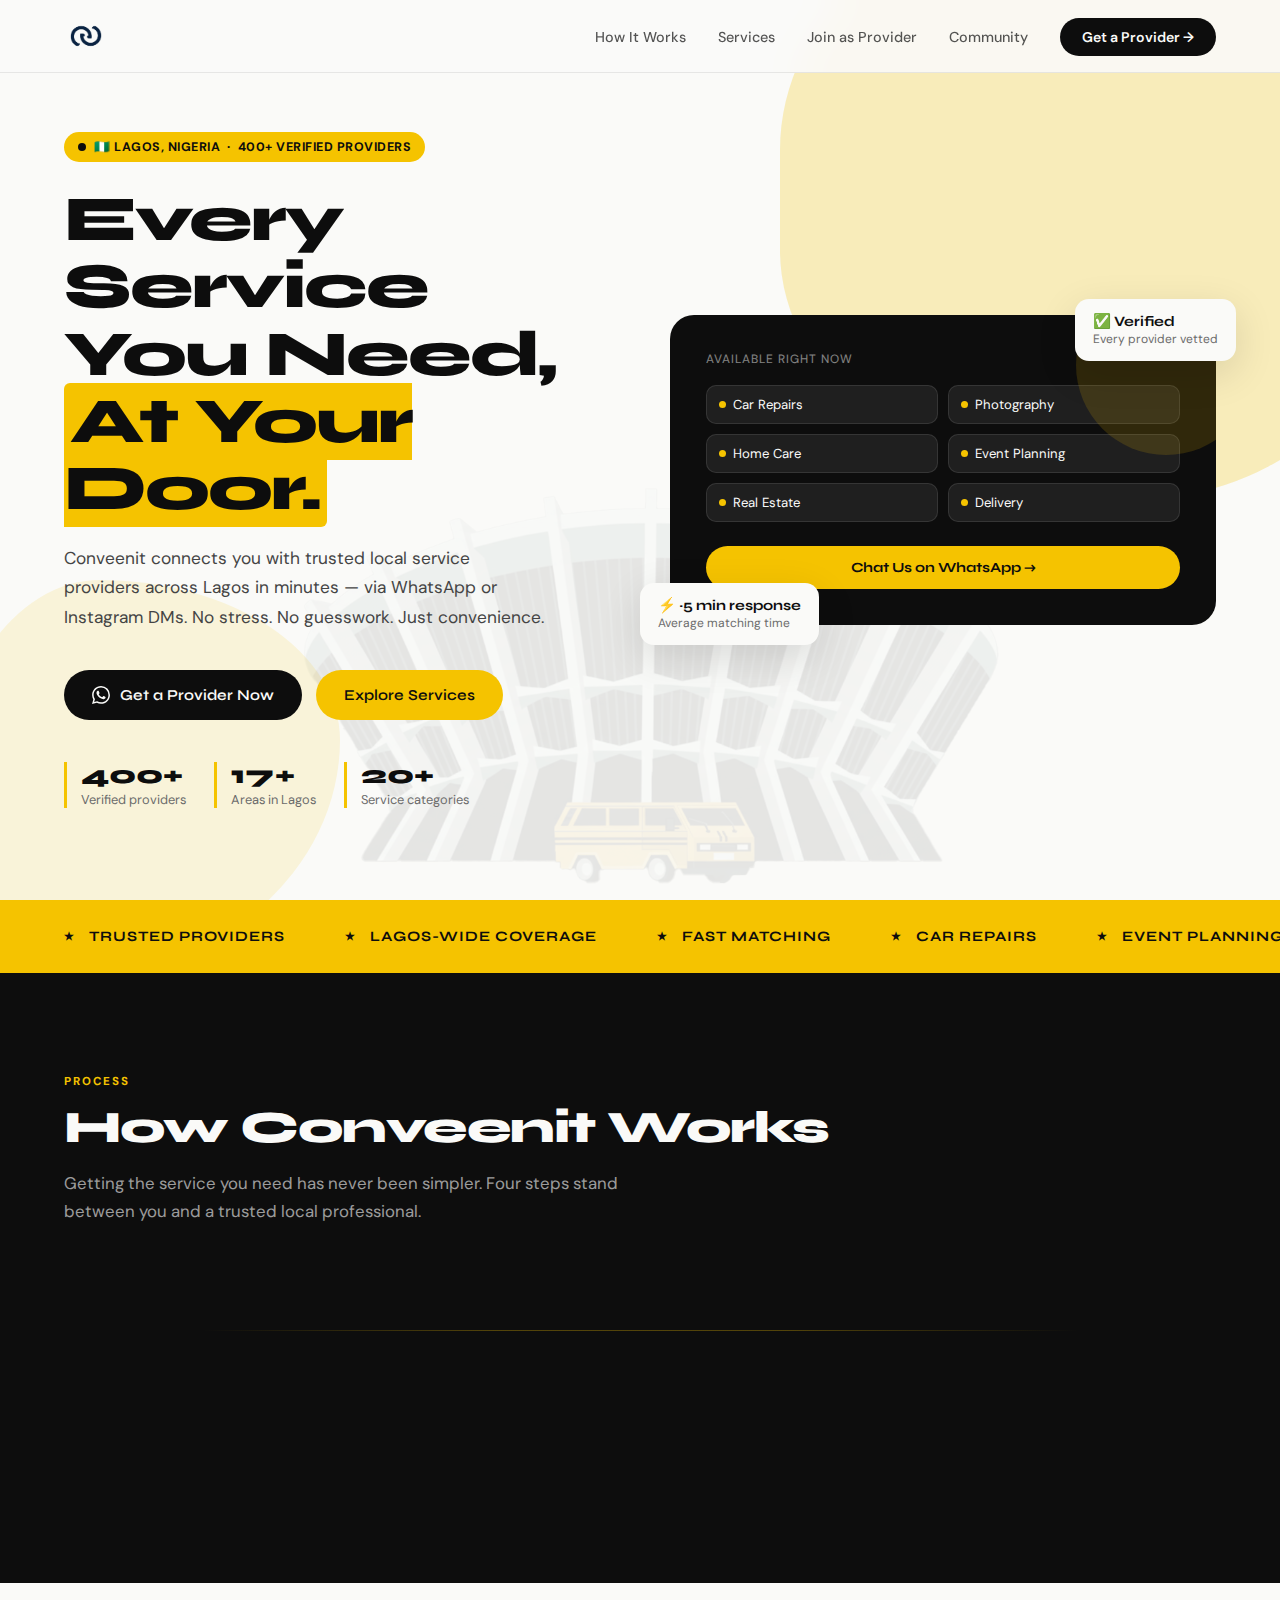
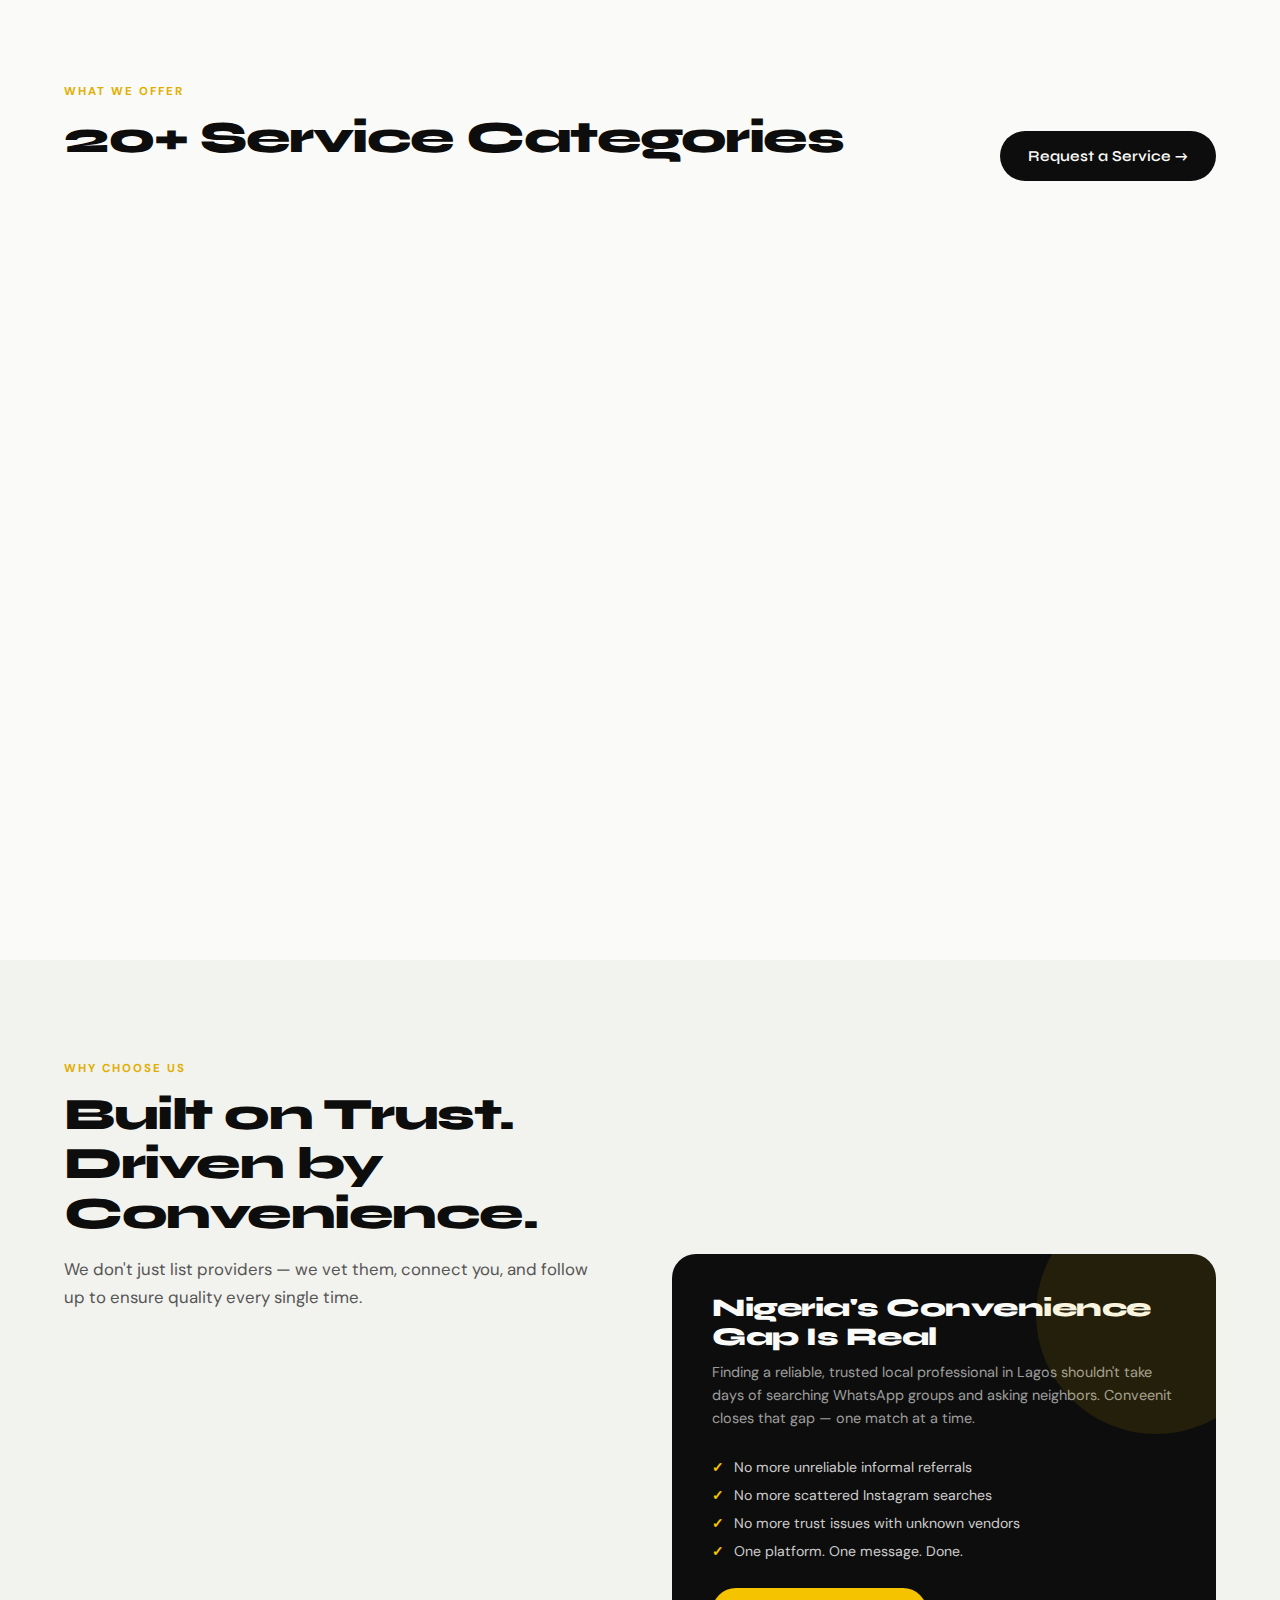
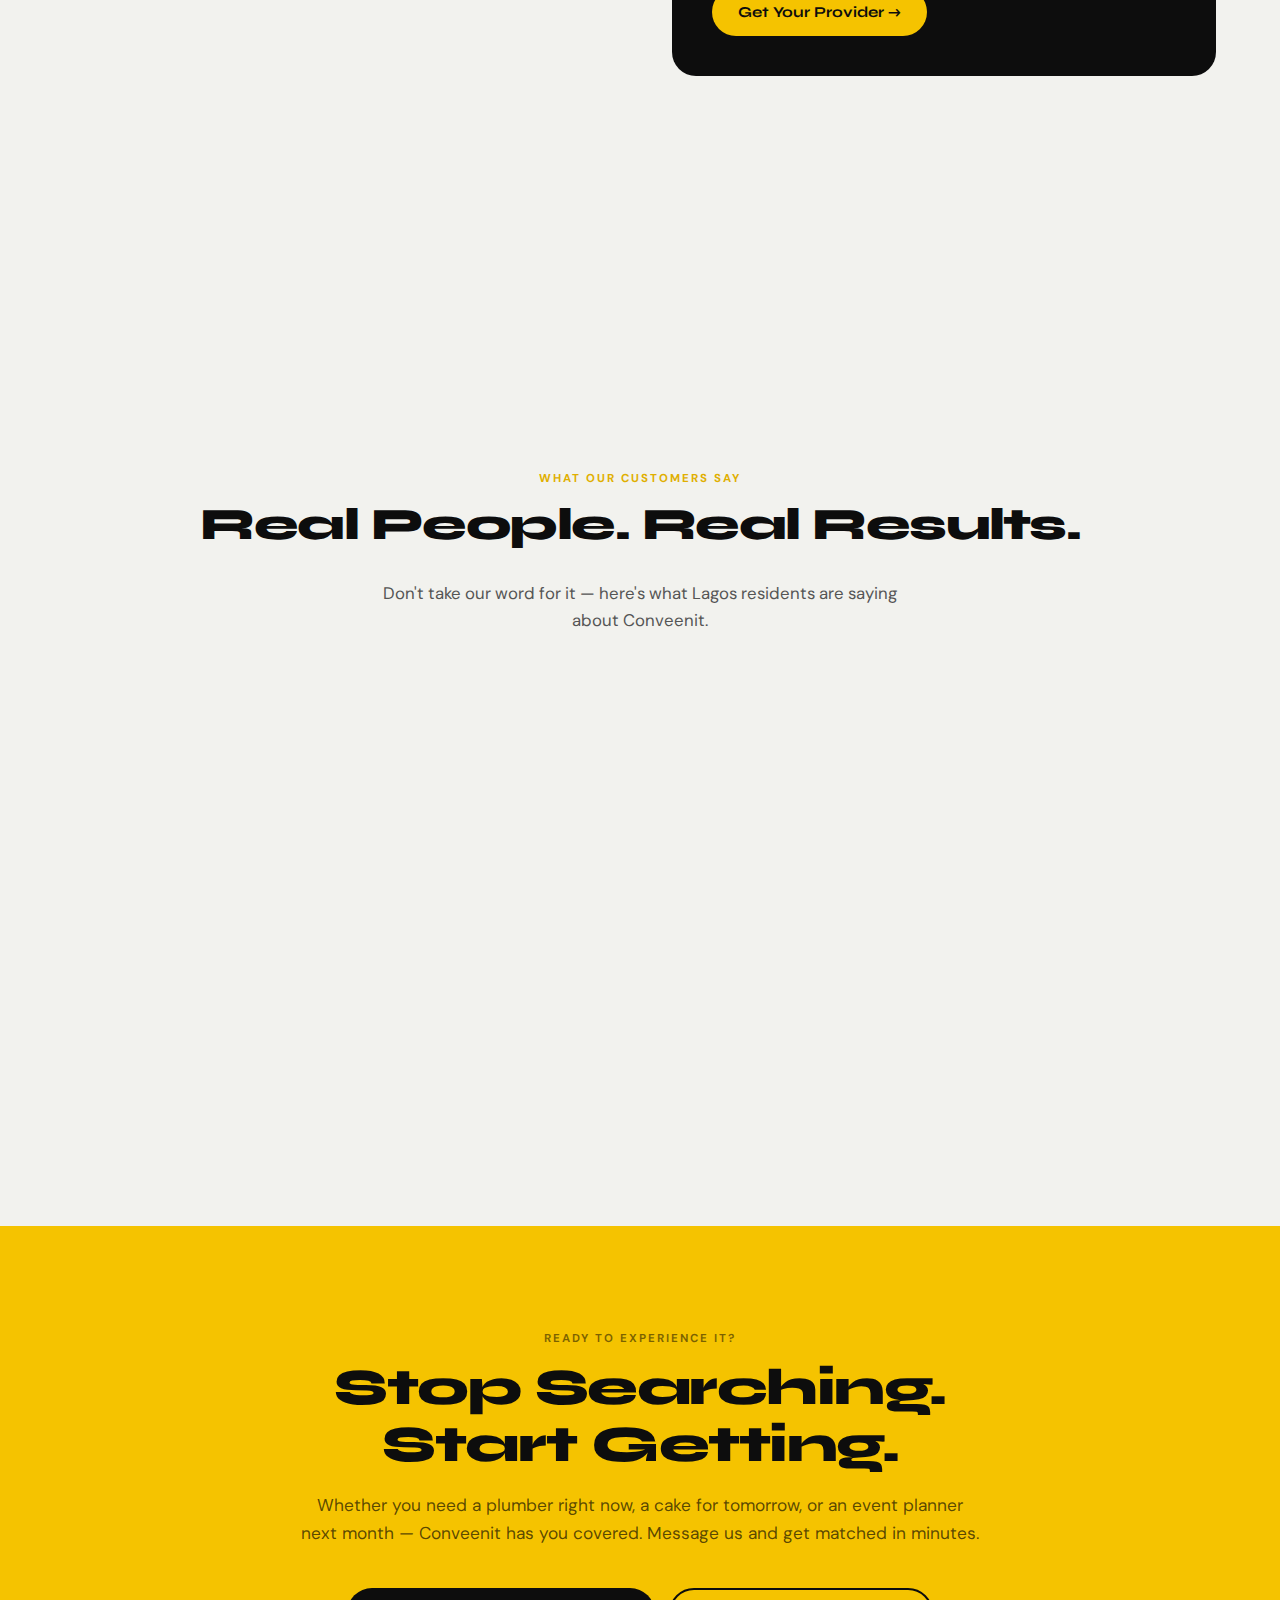
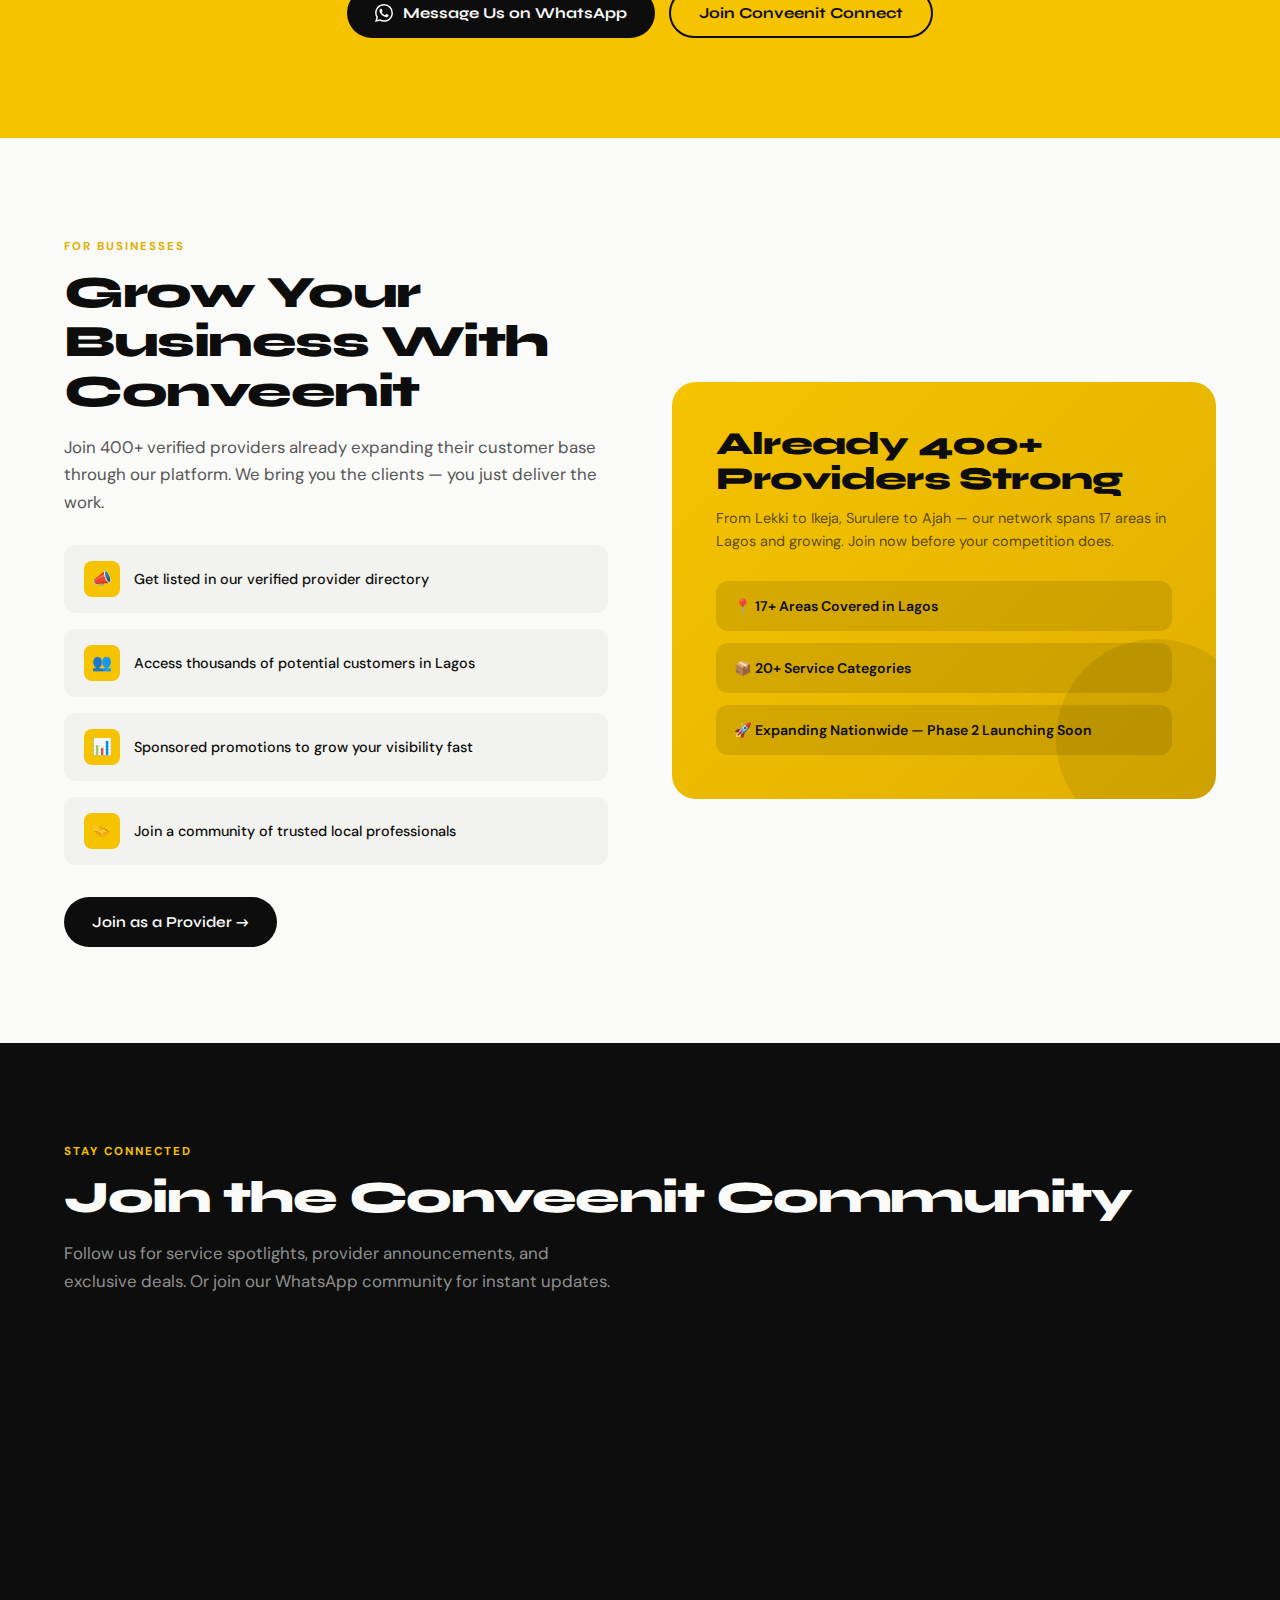
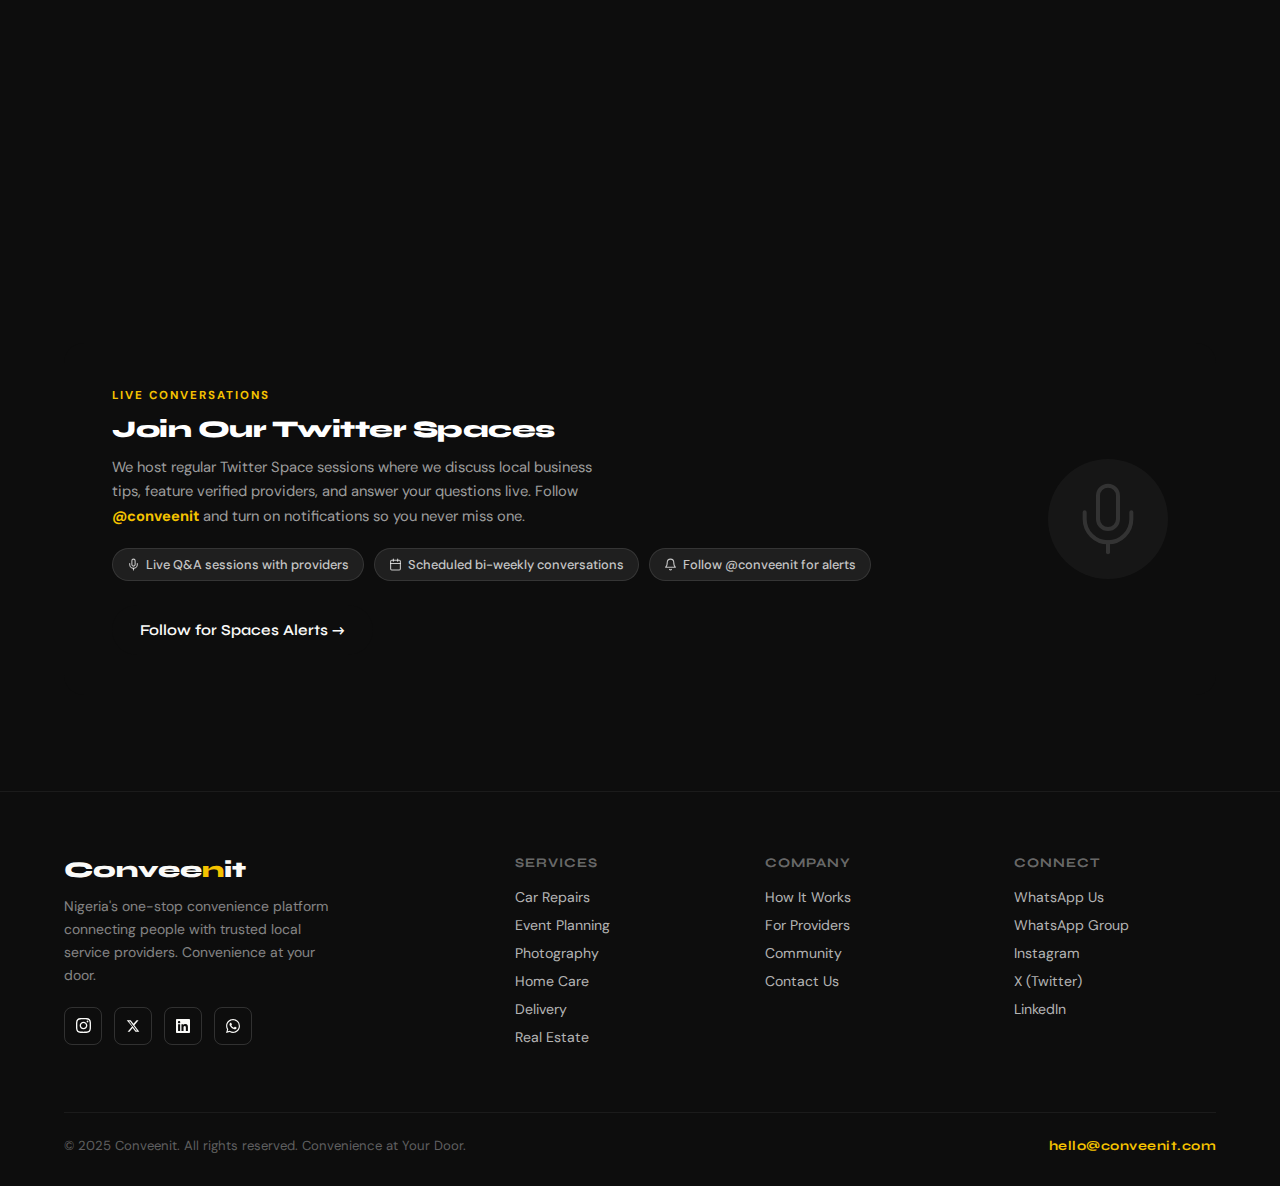
<file: Conveenit official/index.html>
<!doctype html>
<html lang="en">
  <head>
    <meta charset="UTF-8" />
    <meta name="viewport" content="width=device-width, initial-scale=1.0" />

    <!-- SEO Meta Tags -->
    <title>
      Conveenit – Convenience at Your Door | Nigeria's #1 Local Service Platform
    </title>
    <meta
      name="description"
      content="Conveenit connects you with trusted local service providers in Lagos and across Nigeria. Car repairs, event planning, photography, delivery, home care, and 20+ more services — matched in minutes via WhatsApp."
    />
    <meta
      name="keywords"
      content="Conveenit, local services Nigeria, service providers Lagos, car repair Lagos, event planning Nigeria, home care Lagos, find service providers, Nigeria convenience platform, trusted local businesses Nigeria"
    />
    <meta name="author" content="Conveenit" />
    <meta name="robots" content="index, follow" />
    <link rel="canonical" href="https://conveenit.com" />
    <link rel="icon" type="image/png" href="/logo-yellow.png" />

    <!-- Open Graph / Social -->
    <meta property="og:type" content="website" />
    <meta
      property="og:title"
      content="Conveenit – Nigeria's #1 Local Service Platform"
    />
    <meta
      property="og:description"
      content="Get matched with a verified local service provider in minutes. Car repairs, event planning, photography, delivery, home care & more across Lagos."
    />
    <meta property="og:url" content="https://conveenit.com" />
    <meta property="og:image" content="https://conveenit.com/og-image.jpg" />
    <meta name="twitter:card" content="summary_large_image" />
    <meta name="twitter:site" content="@conveenit" />
    <meta name="twitter:title" content="Conveenit – Convenience at Your Door" />
    <meta
      name="twitter:description"
      content="Nigeria's #1 platform for finding trusted local service providers. Match in minutes."
    />

    <!-- Schema.org Structured Data -->
    <script type="application/ld+json">
      {
        "@context": "https://schema.org",
        "@type": "Organization",
        "name": "Conveenit",
        "url": "https://conveenit.com",
        "logo": "https://conveenit.com/logo.png",
        "description": "One-stop convenience platform connecting people with trusted local service providers across Nigeria.",
        "contactPoint": {
          "@type": "ContactPoint",
          "telephone": "+2349046793665",
          "contactType": "Customer Service",
          "availableLanguage": "English"
        },
        "sameAs": [
          "https://www.instagram.com/conveenit",
          "https://x.com/conveenit",
          "https://www.linkedin.com/company/conveenit/"
        ],
        "areaServed": {
          "@type": "Country",
          "name": "Nigeria"
        }
      }
    </script>

    <!-- Fonts -->
    <link rel="preconnect" href="https://fonts.googleapis.com" />
    <link rel="preconnect" href="https://fonts.gstatic.com" crossorigin />
    <link
      href="https://fonts.googleapis.com/css2?family=Syne:wght@400;600;700;800&family=DM+Sans:ital,opsz,wght@0,9..40,300;0,9..40,400;0,9..40,500;1,9..40,300&display=swap"
      rel="stylesheet"
    />
    <link rel="stylesheet" href="style.css" />
  </head>
  <body>
    <!-- ── NAVIGATION ── -->
    <nav>
      <a href="#" class="nav-logo"
        ><img
          src="[data-uri]"
          alt="Conveenit"
          class="nav-logo-img"
      /></a>
      <ul class="nav-links">
        <li><a href="#how-it-works">How It Works</a></li>
        <li><a href="#services">Services</a></li>
        <li><a href="#for-providers">Join as Provider</a></li>
        <li><a href="#community">Community</a></li>
        <li>
          <a href="https://wa.me/2349046793665" target="_blank" class="nav-cta"
            >Get a Provider →</a
          >
        </li>
      </ul>
      <div
        class="hamburger"
        onclick="document.body.classList.toggle('nav-open')"
      >
        <span></span><span></span><span></span>
      </div>
    </nav>

    <!-- ── HERO ── -->
    <header class="hero" role="banner">
      <div class="hero-bg"></div>
      <div class="hero-blob" aria-hidden="true"></div>
      <div class="hero-blob-2" aria-hidden="true"></div>

      <div class="hero-inner">
        <div class="hero-content">
          <div class="hero-badge">
            🇳🇬 Lagos, Nigeria &nbsp;·&nbsp; 400+ Verified Providers
          </div>

          <h1>
            Every Service<br />
            You Need,<br />
            <em>At Your Door.</em>
          </h1>

          <p>
            Conveenit connects you with trusted local service providers across
            Lagos in minutes — via WhatsApp or Instagram DMs. No stress. No
            guesswork. Just convenience.
          </p>

          <div class="hero-actions">
            <a
              href="https://wa.me/2349046793665"
              target="_blank"
              rel="noopener"
              class="btn-primary"
            >
              <svg
                width="18"
                height="18"
                viewBox="0 0 24 24"
                fill="currentColor"
              >
                <path
                  d="M17.472 14.382c-.297-.149-1.758-.867-2.03-.967-.273-.099-.471-.148-.67.15-.197.297-.767.966-.94 1.164-.173.199-.347.223-.644.075-.297-.15-1.255-.463-2.39-1.475-.883-.788-1.48-1.761-1.653-2.059-.173-.297-.018-.458.13-.606.134-.133.298-.347.446-.52.149-.174.198-.298.298-.497.099-.198.05-.371-.025-.52-.075-.149-.669-1.612-.916-2.207-.242-.579-.487-.5-.669-.51-.173-.008-.371-.01-.57-.01-.198 0-.52.074-.792.372-.272.297-1.04 1.016-1.04 2.479 0 1.462 1.065 2.875 1.213 3.074.149.198 2.096 3.2 5.077 4.487.709.306 1.262.489 1.694.625.712.227 1.36.195 1.871.118.571-.085 1.758-.719 2.006-1.413.248-.694.248-1.289.173-1.413-.074-.124-.272-.198-.57-.347m-5.421 7.403h-.004a9.87 9.87 0 01-5.031-1.378l-.361-.214-3.741.982.998-3.648-.235-.374a9.86 9.86 0 01-1.51-5.26c.001-5.45 4.436-9.884 9.888-9.884 2.64 0 5.122 1.03 6.988 2.898a9.825 9.825 0 012.893 6.994c-.003 5.45-4.437 9.884-9.885 9.884m8.413-18.297A11.815 11.815 0 0012.05 0C5.495 0 .16 5.335.157 11.892c0 2.096.547 4.142 1.588 5.945L.057 24l6.305-1.654a11.882 11.882 0 005.683 1.448h.005c6.554 0 11.89-5.335 11.893-11.893a11.821 11.821 0 00-3.48-8.413Z"
                />
              </svg>
              Get a Provider Now
            </a>
            <a href="#services" class="btn-secondary">Explore Services</a>
          </div>

          <div class="hero-stats">
            <div class="stat">
              <strong>400+</strong>
              <span>Verified providers</span>
            </div>
            <div class="stat">
              <strong>17+</strong>
              <span>Areas in Lagos</span>
            </div>
            <div class="stat">
              <strong>20+</strong>
              <span>Service categories</span>
            </div>
          </div>
        </div>

        <div class="hero-visual">
          <div class="hero-card-wrap">
            <div class="hero-main-card">
              <div class="card-label">Available right now</div>
              <div class="card-service-grid">
                <div class="service-chip">
                  <span class="dot"></span>Car Repairs
                </div>
                <div class="service-chip">
                  <span class="dot"></span>Photography
                </div>
                <div class="service-chip">
                  <span class="dot"></span>Home Care
                </div>
                <div class="service-chip">
                  <span class="dot"></span>Event Planning
                </div>
                <div class="service-chip">
                  <span class="dot"></span>Real Estate
                </div>
                <div class="service-chip">
                  <span class="dot"></span>Delivery
                </div>
              </div>
              <a
                href="https://wa.me/2349046793665"
                target="_blank"
                class="card-cta-mini"
                >Chat Us on WhatsApp →</a
              >
            </div>

            <div class="float-card float-card-1">
              <strong>⚡ ~5 min response</strong>
              <span>Average matching time</span>
            </div>

            <div class="float-card float-card-2">
              <strong>✅ Verified</strong>
              <span>Every provider vetted</span>
            </div>
          </div>
        </div>
      </div>
    </header>

    <!-- ── TRUST TICKER ── -->
    <div class="trust-band" aria-label="Trust signals">
      <div class="ticker-wrap">
        <div class="ticker">
          <div class="ticker-item">Trusted Providers</div>
          <div class="ticker-item">Lagos-Wide Coverage</div>
          <div class="ticker-item">Fast Matching</div>
          <div class="ticker-item">Car Repairs</div>
          <div class="ticker-item">Event Planning</div>
          <div class="ticker-item">Photography</div>
          <div class="ticker-item">Real Estate</div>
          <div class="ticker-item">Home Care</div>
          <div class="ticker-item">Digital Solutions</div>
          <div class="ticker-item">Convenience at Your Door</div>
          <div class="ticker-item">400+ Providers</div>
          <div class="ticker-item">Trusted Providers</div>
          <div class="ticker-item">Lagos-Wide Coverage</div>
          <div class="ticker-item">Fast Matching</div>
          <div class="ticker-item">Car Repairs</div>
          <div class="ticker-item">Event Planning</div>
          <div class="ticker-item">Photography</div>
          <div class="ticker-item">Real Estate</div>
          <div class="ticker-item">Home Care</div>
          <div class="ticker-item">Digital Solutions</div>
          <div class="ticker-item">Convenience at Your Door</div>
          <div class="ticker-item">400+ Providers</div>
        </div>
      </div>
    </div>

    <!-- ── HOW IT WORKS ── -->
    <section class="how" id="how-it-works" aria-labelledby="how-title">
      <div class="how-inner">
        <div class="how-header">
          <span class="section-label">Process</span>
          <h2 class="section-title" id="how-title">How Conveenit Works</h2>
          <p class="section-sub">
            Getting the service you need has never been simpler. Four steps
            stand between you and a trusted local professional.
          </p>
        </div>

        <div class="steps-grid">
          <article class="step">
            <div class="step-num">01</div>
            <h3>Tell Us What You Need</h3>
            <p>
              Reach us via WhatsApp or Instagram DM. Describe your service
              request and your location in Lagos.
            </p>
          </article>
          <article class="step">
            <div class="step-num">02</div>
            <h3>We Match You Instantly</h3>
            <p>
              We connect you with a verified provider from our network of 400+
              professionals across 17 areas in Lagos.
            </p>
          </article>
          <article class="step">
            <div class="step-num">03</div>
            <h3>Job Gets Done</h3>
            <p>
              The provider delivers the service to your location. You pay only
              when satisfied with the service rendered.
            </p>
          </article>
          <article class="step">
            <div class="step-num">04</div>
            <h3>Feedback & Follow-Up</h3>
            <p>
              We collect your feedback to maintain quality, build trust, and
              ensure repeat-worthy experiences every time.
            </p>
          </article>
        </div>
      </div>
    </section>

    <!-- ── SERVICES ── -->
    <section id="services" aria-labelledby="services-title">
      <div class="services-inner">
        <div class="services-head">
          <div>
            <span class="section-label">What We Offer</span>
            <h2 class="section-title" id="services-title">
              20+ Service Categories
            </h2>
          </div>
          <a
            href="https://wa.me/2349046793665"
            target="_blank"
            rel="noopener"
            class="btn-primary"
            >Request a Service →</a
          >
        </div>

        <div class="services-grid">
          <article class="service-card">
            <div class="service-icon">
              <svg
                xmlns="http://www.w3.org/2000/svg"
                width="28"
                height="28"
                viewBox="0 0 24 24"
                fill="none"
                stroke="currentColor"
                stroke-width="1.8"
                stroke-linecap="round"
                stroke-linejoin="round"
              >
                <path
                  d="M5 17H3a2 2 0 0 1-2-2V5a2 2 0 0 1 2-2h11l5 5v9a2 2 0 0 1-2 2h-2"
                />
                <circle cx="7" cy="17" r="2" />
                <circle cx="17" cy="17" r="2" />
                <path d="M13 3v5h5" />
              </svg>
            </div>
            <h3>Car Sales & Repairs</h3>
            <p>
              Verified mechanics and dealers across Lagos for all vehicle needs.
            </p>
          </article>
          <article class="service-card">
            <div class="service-icon">
              <svg
                xmlns="http://www.w3.org/2000/svg"
                width="28"
                height="28"
                viewBox="0 0 24 24"
                fill="none"
                stroke="currentColor"
                stroke-width="1.8"
                stroke-linecap="round"
                stroke-linejoin="round"
              >
                <rect x="5" y="2" width="14" height="20" rx="2" />
                <line x1="12" y1="18" x2="12.01" y2="18" />
              </svg>
            </div>
            <h3>Gadgets & Electronics</h3>
            <p>Trusted gadget sellers, repairs, and tech solutions near you.</p>
          </article>
          <article class="service-card">
            <div class="service-icon">
              <svg
                xmlns="http://www.w3.org/2000/svg"
                width="28"
                height="28"
                viewBox="0 0 24 24"
                fill="none"
                stroke="currentColor"
                stroke-width="1.8"
                stroke-linecap="round"
                stroke-linejoin="round"
              >
                <path d="M3 11l19-9-9 19-2-8-8-2z" />
              </svg>
            </div>
            <h3>Cakes & Pastries</h3>
            <p>Local bakers for birthdays, events, and everyday cravings.</p>
          </article>
          <article class="service-card">
            <div class="service-icon">
              <svg
                xmlns="http://www.w3.org/2000/svg"
                width="28"
                height="28"
                viewBox="0 0 24 24"
                fill="none"
                stroke="currentColor"
                stroke-width="1.8"
                stroke-linecap="round"
                stroke-linejoin="round"
              >
                <rect x="2" y="3" width="20" height="14" rx="2" />
                <line x1="8" y1="21" x2="16" y2="21" />
                <line x1="12" y1="17" x2="12" y2="21" />
              </svg>
            </div>
            <h3>Digital Solutions</h3>
            <p>
              Web design, graphics, branding, and digital marketing
              professionals.
            </p>
          </article>
          <article class="service-card">
            <div class="service-icon">
              <svg
                xmlns="http://www.w3.org/2000/svg"
                width="28"
                height="28"
                viewBox="0 0 24 24"
                fill="none"
                stroke="currentColor"
                stroke-width="1.8"
                stroke-linecap="round"
                stroke-linejoin="round"
              >
                <path d="M1 3h15v13H1z" />
                <path d="M16 8h4l3 3v5h-7V8z" />
                <circle cx="5.5" cy="18.5" r="2.5" />
                <circle cx="18.5" cy="18.5" r="2.5" />
              </svg>
            </div>
            <h3>Delivery Services</h3>
            <p>
              Fast, reliable delivery across Lagos for packages, goods, and
              more.
            </p>
          </article>
          <article class="service-card">
            <div class="service-icon">
              <svg
                xmlns="http://www.w3.org/2000/svg"
                width="28"
                height="28"
                viewBox="0 0 24 24"
                fill="none"
                stroke="currentColor"
                stroke-width="1.8"
                stroke-linecap="round"
                stroke-linejoin="round"
              >
                <rect x="3" y="4" width="18" height="18" rx="2" />
                <line x1="16" y1="2" x2="16" y2="6" />
                <line x1="8" y1="2" x2="8" y2="6" />
                <line x1="3" y1="10" x2="21" y2="10" />
                <path
                  d="M8 14h.01M12 14h.01M16 14h.01M8 18h.01M12 18h.01M16 18h.01"
                />
              </svg>
            </div>
            <h3>Event Planning</h3>
            <p>
              Planners, decorators, and coordinators for every type of event.
            </p>
          </article>
          <article class="service-card">
            <div class="service-icon">
              <svg
                xmlns="http://www.w3.org/2000/svg"
                width="28"
                height="28"
                viewBox="0 0 24 24"
                fill="none"
                stroke="currentColor"
                stroke-width="1.8"
                stroke-linecap="round"
                stroke-linejoin="round"
              >
                <path d="M3 9l9-7 9 7v11a2 2 0 0 1-2 2H5a2 2 0 0 1-2-2z" />
                <polyline points="9 22 9 12 15 12 15 22" />
              </svg>
            </div>
            <h3>Real Estate</h3>
            <p>Buy, rent, and lease residential or commercial properties.</p>
          </article>
          <article class="service-card">
            <div class="service-icon">
              <svg
                xmlns="http://www.w3.org/2000/svg"
                width="28"
                height="28"
                viewBox="0 0 24 24"
                fill="none"
                stroke="currentColor"
                stroke-width="1.8"
                stroke-linecap="round"
                stroke-linejoin="round"
              >
                <path d="M15 12l-8.5 8.5a2.12 2.12 0 0 1-3-3L12 9" />
                <path d="M17.64 15 22 10.64" />
                <path
                  d="m20.91 11.7-1.25-1.25c-.6-.6-.93-1.4-.93-2.25v-.86L16.01 4.6a5.56 5.56 0 0 0-3.94-1.64H9l.92.82A6.18 6.18 0 0 1 12 8.4v1.56l2 2h2.47l2.26 1.91"
                />
              </svg>
            </div>
            <h3>Home Care</h3>
            <p>Cleaners, repairmen, plumbers, and electricians on demand.</p>
          </article>
          <article class="service-card">
            <div class="service-icon">
              <svg
                xmlns="http://www.w3.org/2000/svg"
                width="28"
                height="28"
                viewBox="0 0 24 24"
                fill="none"
                stroke="currentColor"
                stroke-width="1.8"
                stroke-linecap="round"
                stroke-linejoin="round"
              >
                <polyline points="6 9 6 2 18 2 18 9" />
                <path
                  d="M6 18H4a2 2 0 0 1-2-2v-5a2 2 0 0 1 2-2h16a2 2 0 0 1 2 2v5a2 2 0 0 1-2 2h-2"
                />
                <rect x="6" y="14" width="12" height="8" />
              </svg>
            </div>
            <h3>Printing Services</h3>
            <p>Business cards, banners, flyers, and branded materials fast.</p>
          </article>
          <article class="service-card">
            <div class="service-icon">
              <svg
                xmlns="http://www.w3.org/2000/svg"
                width="28"
                height="28"
                viewBox="0 0 24 24"
                fill="none"
                stroke="currentColor"
                stroke-width="1.8"
                stroke-linecap="round"
                stroke-linejoin="round"
              >
                <path
                  d="M23 19a2 2 0 0 1-2 2H3a2 2 0 0 1-2-2V8a2 2 0 0 1 2-2h4l2-3h6l2 3h4a2 2 0 0 1 2 2z"
                />
                <circle cx="12" cy="13" r="4" />
              </svg>
            </div>
            <h3>Photography</h3>
            <p>
              Professional photographers for events, portraits, and content.
            </p>
          </article>
          <article class="service-card">
            <div class="service-icon">
              <svg
                xmlns="http://www.w3.org/2000/svg"
                width="28"
                height="28"
                viewBox="0 0 24 24"
                fill="none"
                stroke="currentColor"
                stroke-width="1.8"
                stroke-linecap="round"
                stroke-linejoin="round"
              >
                <path
                  d="M17.8 19.2 16 11l3.5-3.5C21 6 21 4 19 3c-1-.5-3 0-4.5 1.5L11 8 2.8 6.2c-.5-.1-.9.1-1.1.5l-.3.5c-.2.5-.1 1 .3 1.3L6 12l-2 3H1l-1 1 3 2 2 3 1-1v-3l3-2 3.5 5.3c.3.4.8.5 1.3.3l.5-.2c.4-.3.6-.7.5-1.2z"
                />
              </svg>
            </div>
            <h3>Airport Protocol</h3>
            <p>VIP airport assistance, meet and greet, and travel logistics.</p>
          </article>
          <article class="service-card">
            <div class="service-icon">
              <svg
                xmlns="http://www.w3.org/2000/svg"
                width="28"
                height="28"
                viewBox="0 0 24 24"
                fill="none"
                stroke="currentColor"
                stroke-width="1.8"
                stroke-linecap="round"
                stroke-linejoin="round"
              >
                <circle cx="12" cy="12" r="10" />
                <line x1="12" y1="8" x2="12" y2="16" />
                <line x1="8" y1="12" x2="16" y2="12" />
              </svg>
            </div>
            <h3>And Much More</h3>
            <p>Can't find your service? Message us — we likely cover it.</p>
          </article>
        </div>
      </div>
    </section>

    <!-- ── WHY CONVEENIT ── -->
    <section class="why" aria-labelledby="why-title">
      <div class="why-inner">
        <div class="why-grid">
          <div>
            <span class="section-label">Why Choose Us</span>
            <h2 class="section-title" id="why-title">
              Built on Trust. Driven by Convenience.
            </h2>
            <p class="section-sub" style="margin-bottom: 36px">
              We don't just list providers — we vet them, connect you, and
              follow up to ensure quality every single time.
            </p>

            <div class="why-features">
              <div class="why-feature">
                <div class="why-icon">✅</div>
                <div>
                  <h3>Verified Providers Only</h3>
                  <p>
                    Every provider in our network is manually vetted before
                    listing. No random strangers — only trusted professionals.
                  </p>
                </div>
              </div>
              <div class="why-feature">
                <div class="why-icon">⚡</div>
                <div>
                  <h3>Matched in Minutes</h3>
                  <p>
                    Our team responds fast. Most customers are matched with a
                    provider within 5 minutes of their request.
                  </p>
                </div>
              </div>
              <div class="why-feature">
                <div class="why-icon">📍</div>
                <div>
                  <h3>Hyper-Local Coverage</h3>
                  <p>
                    With providers across 17 areas in Lagos, we find someone
                    near you — not someone who'll arrive hours late.
                  </p>
                </div>
              </div>
              <div class="why-feature">
                <div class="why-icon">🔁</div>
                <div>
                  <h3>Feedback-Driven Quality</h3>
                  <p>
                    After every job, we collect your feedback. Poor performance
                    gets removed. Quality always improves.
                  </p>
                </div>
              </div>
            </div>
          </div>

          <div class="why-visual">
            <h3>Nigeria's Convenience Gap Is Real</h3>
            <p>
              Finding a reliable, trusted local professional in Lagos shouldn't
              take days of searching WhatsApp groups and asking neighbors.
              Conveenit closes that gap — one match at a time.
            </p>
            <ul class="coverage-list">
              <li>No more unreliable informal referrals</li>
              <li>No more scattered Instagram searches</li>
              <li>No more trust issues with unknown vendors</li>
              <li>One platform. One message. Done.</li>
            </ul>
            <a
              href="https://wa.me/2349046793665"
              target="_blank"
              rel="noopener"
              class="btn-secondary"
              style="
                display: inline-flex;
                align-items: center;
                gap: 10px;
                text-decoration: none;
                font-family: &quot;Syne&quot;, sans-serif;
                font-weight: 700;
                font-size: 0.95rem;
                padding: 15px 26px;
                border-radius: 100px;
                transition: opacity 0.2s;
              "
              onmouseover="this.style.opacity = '.85'"
              onmouseout="this.style.opacity = '1'"
            >
              Get Your Provider →
            </a>
          </div>
        </div>
      </div>
    </section>

    <!-- ── TESTIMONIALS ── -->
    <section class="testimonials" aria-labelledby="testimonials-title">
      <div class="testimonials-inner">
        <div
          style="
            text-align: center;
            margin-bottom: 48px;
            justify-content: center;
            align-items: center;
          "
        >
          <span class="section-label">What Our Customers Say</span>
          <h2 class="section-title" id="testimonials-title">
            Real People. Real Results.
          </h2>
          <p class="section-sub testimonial-sub">
            Don't take our word for it — here's what Lagos residents are saying
            about Conveenit.
          </p>
        </div>

        <div class="testimonials-grid">
          <article class="testimonial-card">
            <div class="t-header">
              <div class="t-avatar" aria-label="Amara T.">AT</div>
              <div class="t-meta">
                <strong>Amara T.</strong>
                <span>Home Cleaning</span>
              </div>
              <div class="t-stars">★★★★★</div>
            </div>
            <p>
              "I messaged Conveenit on a Sunday morning and had a cleaner at my
              door by noon. Absolutely no stress — exactly what they promised."
            </p>
          </article>

          <article class="testimonial-card">
            <div class="t-header">
              <div class="t-avatar" aria-label="Chidi O.">CO</div>
              <div class="t-meta">
                <strong>Chidi O.</strong>
                <span>Car Repair</span>
              </div>
              <div class="t-stars">★★★★☆</div>
            </div>
            <p>
              "My mechanic ghosted me. I found Conveenit on Instagram, sent a
              DM, and got a verified mechanic in 8 minutes. Legit service."
            </p>
          </article>

          <article class="testimonial-card">
            <div class="t-header">
              <div class="t-avatar" aria-label="Fatima B.">FB</div>
              <div class="t-meta">
                <strong>Fatima B.</strong>
                <span>Event Planning</span>
              </div>
              <div class="t-stars">★★★★★</div>
            </div>
            <p>
              "Planned my sister's surprise birthday in 3 days. Conveenit
              connected me with an amazing decorator in Lekki. 10/10 would use
              again."
            </p>
          </article>

          <article class="testimonial-card">
            <div class="t-header">
              <div class="t-avatar" aria-label="Tunde A.">TA</div>
              <div class="t-meta">
                <strong>Tunde A.</strong>
                <span>Photography</span>
              </div>
              <div class="t-stars">★★★★☆</div>
            </div>
            <p>
              "Professional photographer showed up on time, understood the
              brief, and delivered stunning shots. Conveenit is the real deal."
            </p>
          </article>

          <article class="testimonial-card">
            <div class="t-header">
              <div class="t-avatar" aria-label="Ngozi M.">NM</div>
              <div class="t-meta">
                <strong>Ngozi M.</strong>
                <span>Cakes &amp; Pastries</span>
              </div>
              <div class="t-stars">★★★☆☆</div>
            </div>
            <p>
              "Ordered a custom cake through Conveenit and it arrived better
              than the picture. The baker was so talented. Highly recommend!"
            </p>
          </article>

          <article class="testimonial-card">
            <div class="t-header">
              <div class="t-avatar" aria-label="Emeka J.">EJ</div>
              <div class="t-meta">
                <strong>Emeka J.</strong>
                <span>Delivery</span>
              </div>
              <div class="t-stars">★★★★★</div>
            </div>
            <p>
              "Fast, reliable, professional. My parcels arrived on time and in
              perfect condition. I use Conveenit for all my delivery needs now."
            </p>
          </article>
        </div>
      </div>
    </section>

    <!-- ── JOIN CTA BAND ── -->
    <section class="join" aria-labelledby="join-title">
      <div class="join-inner">
        <span class="section-label" style="color: rgba(0, 0, 0, 0.5)"
          >Ready to experience it?</span
        >
        <h2 id="join-title">Stop Searching. Start Getting.</h2>
        <p>
          Whether you need a plumber right now, a cake for tomorrow, or an event
          planner next month — Conveenit has you covered. Message us and get
          matched in minutes.
        </p>
        <div class="join-btns">
          <a
            href="https://wa.me/2349046793665"
            target="_blank"
            rel="noopener"
            class="btn-dark-fill"
          >
            <svg width="18" height="18" viewBox="0 0 24 24" fill="currentColor">
              <path
                d="M17.472 14.382c-.297-.149-1.758-.867-2.03-.967-.273-.099-.471-.148-.67.15-.197.297-.767.966-.94 1.164-.173.199-.347.223-.644.075-.297-.15-1.255-.463-2.39-1.475-.883-.788-1.48-1.761-1.653-2.059-.173-.297-.018-.458.13-.606.134-.133.298-.347.446-.52.149-.174.198-.298.298-.497.099-.198.05-.371-.025-.52-.075-.149-.669-1.612-.916-2.207-.242-.579-.487-.5-.669-.51-.173-.008-.371-.01-.57-.01-.198 0-.52.074-.792.372-.272.297-1.04 1.016-1.04 2.479 0 1.462 1.065 2.875 1.213 3.074.149.198 2.096 3.2 5.077 4.487.709.306 1.262.489 1.694.625.712.227 1.36.195 1.871.118.571-.085 1.758-.719 2.006-1.413.248-.694.248-1.289.173-1.413-.074-.124-.272-.198-.57-.347m-5.421 7.403h-.004a9.87 9.87 0 01-5.031-1.378l-.361-.214-3.741.982.998-3.648-.235-.374a9.86 9.86 0 01-1.51-5.26c.001-5.45 4.436-9.884 9.888-9.884 2.64 0 5.122 1.03 6.988 2.898a9.825 9.825 0 012.893 6.994c-.003 5.45-4.437 9.884-9.885 9.884m8.413-18.297A11.815 11.815 0 0012.05 0C5.495 0 .16 5.335.157 11.892c0 2.096.547 4.142 1.588 5.945L.057 24l6.305-1.654a11.882 11.882 0 005.683 1.448h.005c6.554 0 11.89-5.335 11.893-11.893a11.821 11.821 0 00-3.48-8.413Z"
              />
            </svg>
            Message Us on WhatsApp
          </a>
          <a
            href="https://chat.whatsapp.com/BAYu8gFQU3wJJGVnme8VdS?mode=gi_t"
            target="_blank"
            rel="noopener"
            class="btn-outline"
          >
            Join Conveenit Connect
          </a>
        </div>
      </div>
    </section>

    <!-- ── FOR PROVIDERS ── -->
    <section id="for-providers" aria-labelledby="providers-title">
      <div class="providers-inner">
        <div class="providers-grid">
          <div>
            <span class="section-label">For Businesses</span>
            <h2 class="section-title" id="providers-title">
              Grow Your Business With Conveenit
            </h2>
            <p class="section-sub">
              Join 400+ verified providers already expanding their customer base
              through our platform. We bring you the clients — you just deliver
              the work.
            </p>

            <div class="provider-benefits">
              <div class="benefit">
                <div class="benefit-icon">📣</div>
                <span>Get listed in our verified provider directory</span>
              </div>
              <div class="benefit">
                <div class="benefit-icon">👥</div>
                <span>Access thousands of potential customers in Lagos</span>
              </div>
              <div class="benefit">
                <div class="benefit-icon">📊</div>
                <span>Sponsored promotions to grow your visibility fast</span>
              </div>
              <div class="benefit">
                <div class="benefit-icon">🤝</div>
                <span>Join a community of trusted local professionals</span>
              </div>
            </div>

            <div style="margin-top: 32px">
              <a
                href="https://wa.me/2349046793665"
                target="_blank"
                rel="noopener"
                class="btn-primary"
                >Join as a Provider →</a
              >
            </div>
          </div>

          <div class="provider-visual">
            <h3>Already 400+ Providers Strong</h3>
            <p>
              From Lekki to Ikeja, Surulere to Ajah — our network spans 17 areas
              in Lagos and growing. Join now before your competition does.
            </p>
            <div style="display: flex; flex-direction: column; gap: 12px">
              <div
                style="
                  background: rgba(0, 0, 0, 0.1);
                  border-radius: 12px;
                  padding: 16px 18px;
                  font-size: 0.88rem;
                  font-weight: 600;
                "
              >
                📍 17+ Areas Covered in Lagos
              </div>
              <div
                style="
                  background: rgba(0, 0, 0, 0.1);
                  border-radius: 12px;
                  padding: 16px 18px;
                  font-size: 0.88rem;
                  font-weight: 600;
                "
              >
                📦 20+ Service Categories
              </div>
              <div
                style="
                  background: rgba(0, 0, 0, 0.1);
                  border-radius: 12px;
                  padding: 16px 18px;
                  font-size: 0.88rem;
                  font-weight: 600;
                "
              >
                🚀 Expanding Nationwide — Phase 2 Launching Soon
              </div>
            </div>
          </div>
        </div>
      </div>
    </section>

    <!-- ── COMMUNITY ── -->
    <section class="community" id="community" aria-labelledby="community-title">
      <div class="community-inner">
        <span class="section-label">Stay Connected</span>
        <h2 class="section-title" id="community-title">
          Join the Conveenit Community
        </h2>
        <p class="section-sub">
          Follow us for service spotlights, provider announcements, and
          exclusive deals. Or join our WhatsApp community for instant updates.
        </p>

        <div class="community-cards">
          <!-- WhatsApp -->
          <a
            href="https://chat.whatsapp.com/BAYu8gFQU3wJJGVnme8VdS?mode=gi_t"
            target="_blank"
            rel="noopener"
            class="community-card"
            aria-label="Join Conveenit Connect on WhatsApp"
          >
            <div class="comm-icon">
              <svg
                xmlns="http://www.w3.org/2000/svg"
                width="28"
                height="28"
                viewBox="0 0 448 512"
                fill="currentColor"
              >
                <path
                  d="M380.9 97.1C339 55.1 283.2 32 223.9 32c-122.4 0-222 99.6-222 222 0 39.1 10.2 77.3 29.6 111L0 480l117.7-30.9c32.4 17.7 68.9 27 106.1 27h.1c122.3 0 224.1-99.6 224.1-222 0-59.3-23.1-115-65.1-157zm-157 341.6c-33.2 0-65.7-8.9-94-25.7l-6.7-4-69.8 18.3L72 359.2l-4.4-7c-18.5-29.4-28.2-63.3-28.2-98.2 0-101.7 82.8-184.5 184.6-184.5 49.3 0 95.6 19.2 130.4 54.1 34.8 34.9 56.2 81.2 56.1 130.5 0 101.8-84.9 184.6-186.6 184.6zm101.2-138.2c-5.5-2.8-32.8-16.2-37.9-18-5.1-1.9-8.8-2.8-12.5 2.8-3.7 5.6-14.3 18-17.6 21.8-3.2 3.7-6.5 4.2-12 1.4-32.6-16.3-54-29.1-75.5-66-5.7-9.8 5.7-9.1 16.3-30.3 1.8-3.7 .9-6.9-.5-9.7-1.4-2.8-12.5-30.1-17.1-41.2-4.5-10.8-9.1-9.3-12.5-9.5-3.2-.2-6.9-.2-10.6-.2-3.7 0-9.7 1.4-14.8 6.9-5.1 5.6-19.4 19-19.4 46.3 0 27.3 19.9 53.7 22.6 57.4 2.8 3.7 39.1 59.7 94.8 83.8 35.2 15.2 49 16.5 66.6 13.9 10.7-1.6 32.8-13.4 37.4-26.4 4.6-13 4.6-24.1 3.2-26.4-1.3-2.5-5-3.9-10.5-6.6z"
                />
              </svg>
            </div>
            <h3>Conveenit Connect</h3>
            <p>
              Join our WhatsApp community group for service deals, new provider
              announcements, and neighbourhood updates.
            </p>
            <span class="comm-link">
              Join the Group
              <svg
                width="14"
                height="14"
                viewBox="0 0 24 24"
                fill="none"
                stroke="currentColor"
                stroke-width="2.5"
              >
                <path d="M5 12h14M12 5l7 7-7 7" />
              </svg>
            </span>
          </a>

          <!-- Instagram -->
          <a
            href="https://www.instagram.com/conveenit?igsh=MTY5dDU4eDN5OGxmNg=="
            target="_blank"
            rel="noopener"
            class="community-card"
            aria-label="Follow Conveenit on Instagram"
          >
            <div class="comm-icon">
              <svg
                xmlns="http://www.w3.org/2000/svg"
                width="28"
                height="28"
                viewBox="0 0 448 512"
                fill="currentColor"
              >
                <path
                  d="M224.1 141c-63.6 0-114.9 51.3-114.9 114.9s51.3 114.9 114.9 114.9S339 319.5 339 255.9 287.7 141 224.1 141zm0 189.6c-41.1 0-74.7-33.5-74.7-74.7s33.5-74.7 74.7-74.7 74.7 33.5 74.7 74.7-33.6 74.7-74.7 74.7zm146.4-194.3c0 14.9-12 26.8-26.8 26.8-14.9 0-26.8-12-26.8-26.8s12-26.8 26.8-26.8 26.8 12 26.8 26.8zm76.1 27.2c-1.7-35.9-9.9-67.7-36.2-93.9-26.2-26.2-58-34.4-93.9-36.2-37-2.1-147.9-2.1-184.9 0-35.8 1.7-67.6 9.9-93.9 36.1s-34.4 58-36.2 93.9c-2.1 37-2.1 147.9 0 184.9 1.7 35.9 9.9 67.7 36.2 93.9s58 34.4 93.9 36.2c37 2.1 147.9 2.1 184.9 0 35.9-1.7 67.7-9.9 93.9-36.2 26.2-26.2 34.4-58 36.2-93.9 2.1-37 2.1-147.8 0-184.8zM398.8 388c-7.8 19.6-22.9 34.7-42.6 42.6-29.5 11.7-99.5 9-132.1 9s-102.7 2.6-132.1-9c-19.6-7.8-34.7-22.9-42.6-42.6-11.7-29.5-9-99.5-9-132.1s-2.6-102.7 9-132.1c7.8-19.6 22.9-34.7 42.6-42.6 29.5-11.7 99.5-9 132.1-9s102.7-2.6 132.1 9c19.6 7.8 34.7 22.9 42.6 42.6 11.7 29.5 9 99.5 9 132.1s2.7 102.7-9 132.1z"
                />
              </svg>
            </div>
            <h3>Instagram</h3>
            <p>
              See featured providers, behind-the-scenes, customer stories, and
              service inspiration on our Instagram page.
            </p>
            <span class="comm-link">
              Follow @conveenit
              <svg
                width="14"
                height="14"
                viewBox="0 0 24 24"
                fill="none"
                stroke="currentColor"
                stroke-width="2.5"
              >
                <path d="M5 12h14M12 5l7 7-7 7" />
              </svg>
            </span>
          </a>

          <!-- LinkedIn -->
          <a
            href="https://www.linkedin.com/company/conveenit/"
            target="_blank"
            rel="noopener"
            class="community-card"
            aria-label="Follow Conveenit on LinkedIn"
          >
            <div class="comm-icon">
              <svg
                xmlns="http://www.w3.org/2000/svg"
                width="28"
                height="28"
                viewBox="0 0 448 512"
                fill="currentColor"
              >
                <path
                  d="M416 32H31.9C14.3 32 0 46.5 0 64.3v383.4C0 465.5 14.3 480 31.9 480H416c17.6 0 32-14.5 32-32.3V64.3c0-17.8-14.4-32.3-32-32.3zM135.4 416H69V202.2h66.5V416zm-33.2-243c-21.3 0-38.5-17.3-38.5-38.5S80.9 96 102.2 96c21.2 0 38.5 17.3 38.5 38.5 0 21.3-17.2 38.5-38.5 38.5zm282.1 243h-66.4V312c0-24.8-.5-56.7-34.5-56.7-34.6 0-39.9 27-39.9 54.9V416h-66.4V202.2h63.7v29.2h.9c8.9-16.8 30.6-34.5 62.9-34.5 67.2 0 79.7 44.3 79.7 101.9V416z"
                />
              </svg>
            </div>
            <h3>LinkedIn</h3>
            <p>
              For investors, business partners, and professionals — follow our
              LinkedIn for company updates and growth milestones.
            </p>
            <span class="comm-link">
              Connect on LinkedIn
              <svg
                width="14"
                height="14"
                viewBox="0 0 24 24"
                fill="currentColor"
                stroke="currentColor"
                stroke-width="2.5"
              >
                <path d="M5 12h14M12 5l7 7-7 7" />
              </svg>
            </span>
          </a>

          <!-- X / Twitter -->
          <a
            href="https://x.com/conveenit"
            target="_blank"
            rel="noopener"
            class="community-card"
            aria-label="Follow Conveenit on X / Twitter"
          >
            <div class="comm-icon">
              <svg
                xmlns="http://www.w3.org/2000/svg"
                width="26"
                height="26"
                viewBox="0 0 512 512"
                fill="currentColor"
              >
                <path
                  d="M389.2 48h70.6L305.6 224.2 487 464H345L233.7 318.6 106.5 464H35.8L200.7 275.5 26.8 48H172.4L272.9 180.9 389.2 48zM364.4 421.8h39.1L151.1 88h-42L364.4 421.8z"
                />
              </svg>
            </div>
            <h3>X (Twitter)</h3>
            <p>
              Follow us on X for industry insights, service tips, quick
              announcements and real-time updates from the Conveenit team.
            </p>
            <span class="comm-link">
              Follow @conveenit
              <svg
                width="14"
                height="14"
                viewBox="0 0 24 24"
                fill="currentColor"
                stroke="currentColor"
                stroke-width="2.5"
              >
                <path d="M5 12h14M12 5l7 7-7 7" />
              </svg>
            </span>
          </a>
        </div>

        <!-- ── TWITTER SPACES ── -->
        <div class="twitter-spaces">
          <div class="spaces-inner">
            <div class="spaces-left">
              <span class="section-label">Live Conversations</span>
              <h3>Join Our Twitter Spaces</h3>
              <p>
                We host regular Twitter Space sessions where we discuss local
                business tips, feature verified providers, and answer your
                questions live. Follow <strong>@conveenit</strong> and turn on
                notifications so you never miss one.
              </p>
              <div class="spaces-chips">
                <span class="spaces-chip">
                  <svg
                    xmlns="http://www.w3.org/2000/svg"
                    width="13"
                    height="13"
                    viewBox="0 0 24 24"
                    fill="none"
                    stroke="currentColor"
                    stroke-width="2"
                    stroke-linecap="round"
                    stroke-linejoin="round"
                  >
                    <path
                      d="M12 2a3 3 0 0 0-3 3v7a3 3 0 0 0 6 0V5a3 3 0 0 0-3-3z"
                    />
                    <path d="M19 10v2a7 7 0 0 1-14 0v-2" />
                    <line x1="12" y1="19" x2="12" y2="22" />
                  </svg>
                  Live Q&amp;A sessions with providers
                </span>
                <span class="spaces-chip">
                  <svg
                    xmlns="http://www.w3.org/2000/svg"
                    width="13"
                    height="13"
                    viewBox="0 0 24 24"
                    fill="none"
                    stroke="currentColor"
                    stroke-width="2"
                    stroke-linecap="round"
                    stroke-linejoin="round"
                  >
                    <rect x="3" y="4" width="18" height="18" rx="2" />
                    <line x1="16" y1="2" x2="16" y2="6" />
                    <line x1="8" y1="2" x2="8" y2="6" />
                    <line x1="3" y1="10" x2="21" y2="10" />
                  </svg>
                  Scheduled bi-weekly conversations
                </span>
                <span class="spaces-chip">
                  <svg
                    xmlns="http://www.w3.org/2000/svg"
                    width="13"
                    height="13"
                    viewBox="0 0 24 24"
                    fill="none"
                    stroke="currentColor"
                    stroke-width="2"
                    stroke-linecap="round"
                    stroke-linejoin="round"
                  >
                    <path d="M18 8A6 6 0 0 0 6 8c0 7-3 9-3 9h18s-3-2-3-9" />
                    <path d="M13.73 21a2 2 0 0 1-3.46 0" />
                  </svg>
                  Follow @conveenit for alerts
                </span>
              </div>
              <a
                href="https://x.com/conveenit"
                target="_blank"
                rel="noopener"
                class="btn-primary"
                style="margin-top: 24px; display: inline-flex"
              >
                Follow for Spaces Alerts →
              </a>
            </div>
            <div class="spaces-right">
              <svg
                xmlns="http://www.w3.org/2000/svg"
                width="80"
                height="80"
                viewBox="0 0 24 24"
                fill="none"
                stroke="currentColor"
                stroke-width="1.2"
                stroke-linecap="round"
                stroke-linejoin="round"
                opacity="0.12"
              >
                <path
                  d="M12 2a3 3 0 0 0-3 3v7a3 3 0 0 0 6 0V5a3 3 0 0 0-3-3z"
                />
                <path d="M19 10v2a7 7 0 0 1-14 0v-2" />
                <line x1="12" y1="19" x2="12" y2="22" />
              </svg>
            </div>
          </div>
        </div>
      </div>
    </section>

    <!-- ── FOOTER ── -->
    <footer>
      <div class="footer-inner">
        <div class="footer-top">
          <div class="footer-brand">
            <span class="logo">Convee<span>n</span>it</span>
            <p>
              Nigeria's one-stop convenience platform connecting people with
              trusted local service providers. Convenience at your door.
            </p>
            <div class="social-row">
              <a
                href="https://www.instagram.com/conveenit?igsh=MTY5dDU4eDN5OGxmNg=="
                target="_blank"
                rel="noopener"
                class="social-btn"
                aria-label="Instagram"
              >
                <svg
                  width="15"
                  height="15"
                  viewBox="0 0 24 24"
                  fill="currentColor"
                >
                  <path
                    d="M12 2.163c3.204 0 3.584.012 4.85.07 3.252.148 4.771 1.691 4.919 4.919.058 1.265.069 1.645.069 4.849 0 3.205-.012 3.584-.069 4.849-.149 3.225-1.664 4.771-4.919 4.919-1.266.058-1.644.07-4.85.07-3.204 0-3.584-.012-4.849-.07-3.26-.149-4.771-1.699-4.919-4.92-.058-1.265-.07-1.644-.07-4.849 0-3.204.013-3.583.07-4.849.149-3.227 1.664-4.771 4.919-4.919 1.266-.057 1.645-.069 4.849-.069zm0-2.163c-3.259 0-3.667.014-4.947.072-4.358.2-6.78 2.618-6.98 6.98-.059 1.281-.073 1.689-.073 4.948 0 3.259.014 3.668.072 4.948.2 4.358 2.618 6.78 6.98 6.98 1.281.058 1.689.072 4.948.072 3.259 0 3.668-.014 4.948-.072 4.354-.2 6.782-2.618 6.979-6.98.059-1.28.073-1.689.073-4.948 0-3.259-.014-3.667-.072-4.947-.196-4.354-2.617-6.78-6.979-6.98-1.281-.059-1.69-.073-4.949-.073zm0 5.838c-3.403 0-6.162 2.759-6.162 6.162s2.759 6.163 6.162 6.163 6.162-2.759 6.162-6.163c0-3.403-2.759-6.162-6.162-6.162zm0 10.162c-2.209 0-4-1.79-4-4 0-2.209 1.791-4 4-4s4 1.791 4 4c0 2.21-1.791 4-4 4zm6.406-11.845c-.796 0-1.441.645-1.441 1.44s.645 1.44 1.441 1.44c.795 0 1.439-.645 1.439-1.44s-.644-1.44-1.439-1.44z"
                  />
                </svg>
              </a>
              <a
                href="https://x.com/conveenit?s=21"
                target="_blank"
                rel="noopener"
                class="social-btn"
                aria-label="X / Twitter"
              >
                <svg
                  width="14"
                  height="14"
                  viewBox="0 0 24 24"
                  fill="currentColor"
                >
                  <path
                    d="M18.244 2.25h3.308l-7.227 8.26 8.502 11.24H16.17l-4.714-6.231-5.401 6.231H2.748l7.73-8.835L1.254 2.25H8.08l4.713 5.956 5.45-5.956zm-1.161 17.52h1.833L7.084 4.126H5.117z"
                  />
                </svg>
              </a>
              <a
                href="https://www.linkedin.com/company/conveenit/"
                target="_blank"
                rel="noopener"
                class="social-btn"
                aria-label="LinkedIn"
              >
                <svg
                  width="14"
                  height="14"
                  viewBox="0 0 24 24"
                  fill="currentColor"
                >
                  <path
                    d="M20.447 20.452h-3.554v-5.569c0-1.328-.027-3.037-1.852-3.037-1.853 0-2.136 1.445-2.136 2.939v5.667H9.351V9h3.414v1.561h.046c.477-.9 1.637-1.85 3.37-1.85 3.601 0 4.267 2.37 4.267 5.455v6.286zM5.337 7.433c-1.144 0-2.063-.926-2.063-2.065 0-1.138.92-2.063 2.063-2.063 1.14 0 2.064.925 2.064 2.063 0 1.139-.925 2.065-2.064 2.065zm1.782 13.019H3.555V9h3.564v11.452zM22.225 0H1.771C.792 0 0 .774 0 1.729v20.542C0 23.227.792 24 1.771 24h20.451C23.2 24 24 23.227 24 22.271V1.729C24 .774 23.2 0 22.222 0h.003z"
                  />
                </svg>
              </a>
              <a
                href="https://wa.me/2349046793665"
                target="_blank"
                rel="noopener"
                class="social-btn"
                aria-label="WhatsApp"
              >
                <svg
                  width="14"
                  height="14"
                  viewBox="0 0 24 24"
                  fill="currentColor"
                >
                  <path
                    d="M17.472 14.382c-.297-.149-1.758-.867-2.03-.967-.273-.099-.471-.148-.67.15-.197.297-.767.966-.94 1.164-.173.199-.347.223-.644.075-.297-.15-1.255-.463-2.39-1.475-.883-.788-1.48-1.761-1.653-2.059-.173-.297-.018-.458.13-.606.134-.133.298-.347.446-.52.149-.174.198-.298.298-.497.099-.198.05-.371-.025-.52-.075-.149-.669-1.612-.916-2.207-.242-.579-.487-.5-.669-.51-.173-.008-.371-.01-.57-.01-.198 0-.52.074-.792.372-.272.297-1.04 1.016-1.04 2.479 0 1.462 1.065 2.875 1.213 3.074.149.198 2.096 3.2 5.077 4.487.709.306 1.262.489 1.694.625.712.227 1.36.195 1.871.118.571-.085 1.758-.719 2.006-1.413.248-.694.248-1.289.173-1.413-.074-.124-.272-.198-.57-.347m-5.421 7.403h-.004a9.87 9.87 0 01-5.031-1.378l-.361-.214-3.741.982.998-3.648-.235-.374a9.86 9.86 0 01-1.51-5.26c.001-5.45 4.436-9.884 9.888-9.884 2.64 0 5.122 1.03 6.988 2.898a9.825 9.825 0 012.893 6.994c-.003 5.45-4.437 9.884-9.885 9.884m8.413-18.297A11.815 11.815 0 0012.05 0C5.495 0 .16 5.335.157 11.892c0 2.096.547 4.142 1.588 5.945L.057 24l6.305-1.654a11.882 11.882 0 005.683 1.448h.005c6.554 0 11.89-5.335 11.893-11.893a11.821 11.821 0 00-3.48-8.413Z"
                  />
                </svg>
              </a>
            </div>
          </div>

          <div class="footer-col">
            <h4>Services</h4>
            <a href="#services">Car Repairs</a>
            <a href="#services">Event Planning</a>
            <a href="#services">Photography</a>
            <a href="#services">Home Care</a>
            <a href="#services">Delivery</a>
            <a href="#services">Real Estate</a>
          </div>

          <div class="footer-col">
            <h4>Company</h4>
            <a href="#how-it-works">How It Works</a>
            <a href="#for-providers">For Providers</a>
            <a href="#community">Community</a>
            <a href="mailto:hello@conveenit.com">Contact Us</a>
          </div>

          <div class="footer-col">
            <h4>Connect</h4>
            <a href="https://wa.me/2349046793665" target="_blank" rel="noopener"
              >WhatsApp Us</a
            >
            <a
              href="https://chat.whatsapp.com/BAYu8gFQU3wJJGVnme8VdS?mode=gi_t"
              target="_blank"
              rel="noopener"
              >WhatsApp Group</a
            >
            <a
              href="https://www.instagram.com/conveenit"
              target="_blank"
              rel="noopener"
              >Instagram</a
            >
            <a href="https://x.com/conveenit" target="_blank" rel="noopener"
              >X (Twitter)</a
            >
            <a
              href="https://www.linkedin.com/company/conveenit/"
              target="_blank"
              rel="noopener"
              >LinkedIn</a
            >
          </div>
        </div>

        <div class="footer-bottom">
          <p>
            © 2025 Conveenit. All rights reserved. Convenience at Your Door.
          </p>
          <span class="footer-tagline">hello@conveenit.com</span>
        </div>
      </div>
    </footer>

    <script>
      // Close mobile nav on link click
      document.querySelectorAll(".nav-links a").forEach((link) => {
        link.addEventListener("click", () =>
          document.body.classList.remove("nav-open"),
        );
      });

      // Scroll-triggered fade-in
      const observer = new IntersectionObserver(
        (entries) => {
          entries.forEach((e) => {
            if (e.isIntersecting) {
              e.target.style.opacity = "1";
              e.target.style.transform = "translateY(0)";
            }
          });
        },
        { threshold: 0.12 },
      );

      document
        .querySelectorAll(
          ".service-card, .step, .testimonial-card, .community-card, .why-feature",
        )
        .forEach((el) => {
          el.style.opacity = "0";
          el.style.transform = "translateY(24px)";
          el.style.transition = "opacity 0.5s ease, transform 0.5s ease";
          observer.observe(el);
        });
    </script>
  </body>
</html>
</file>
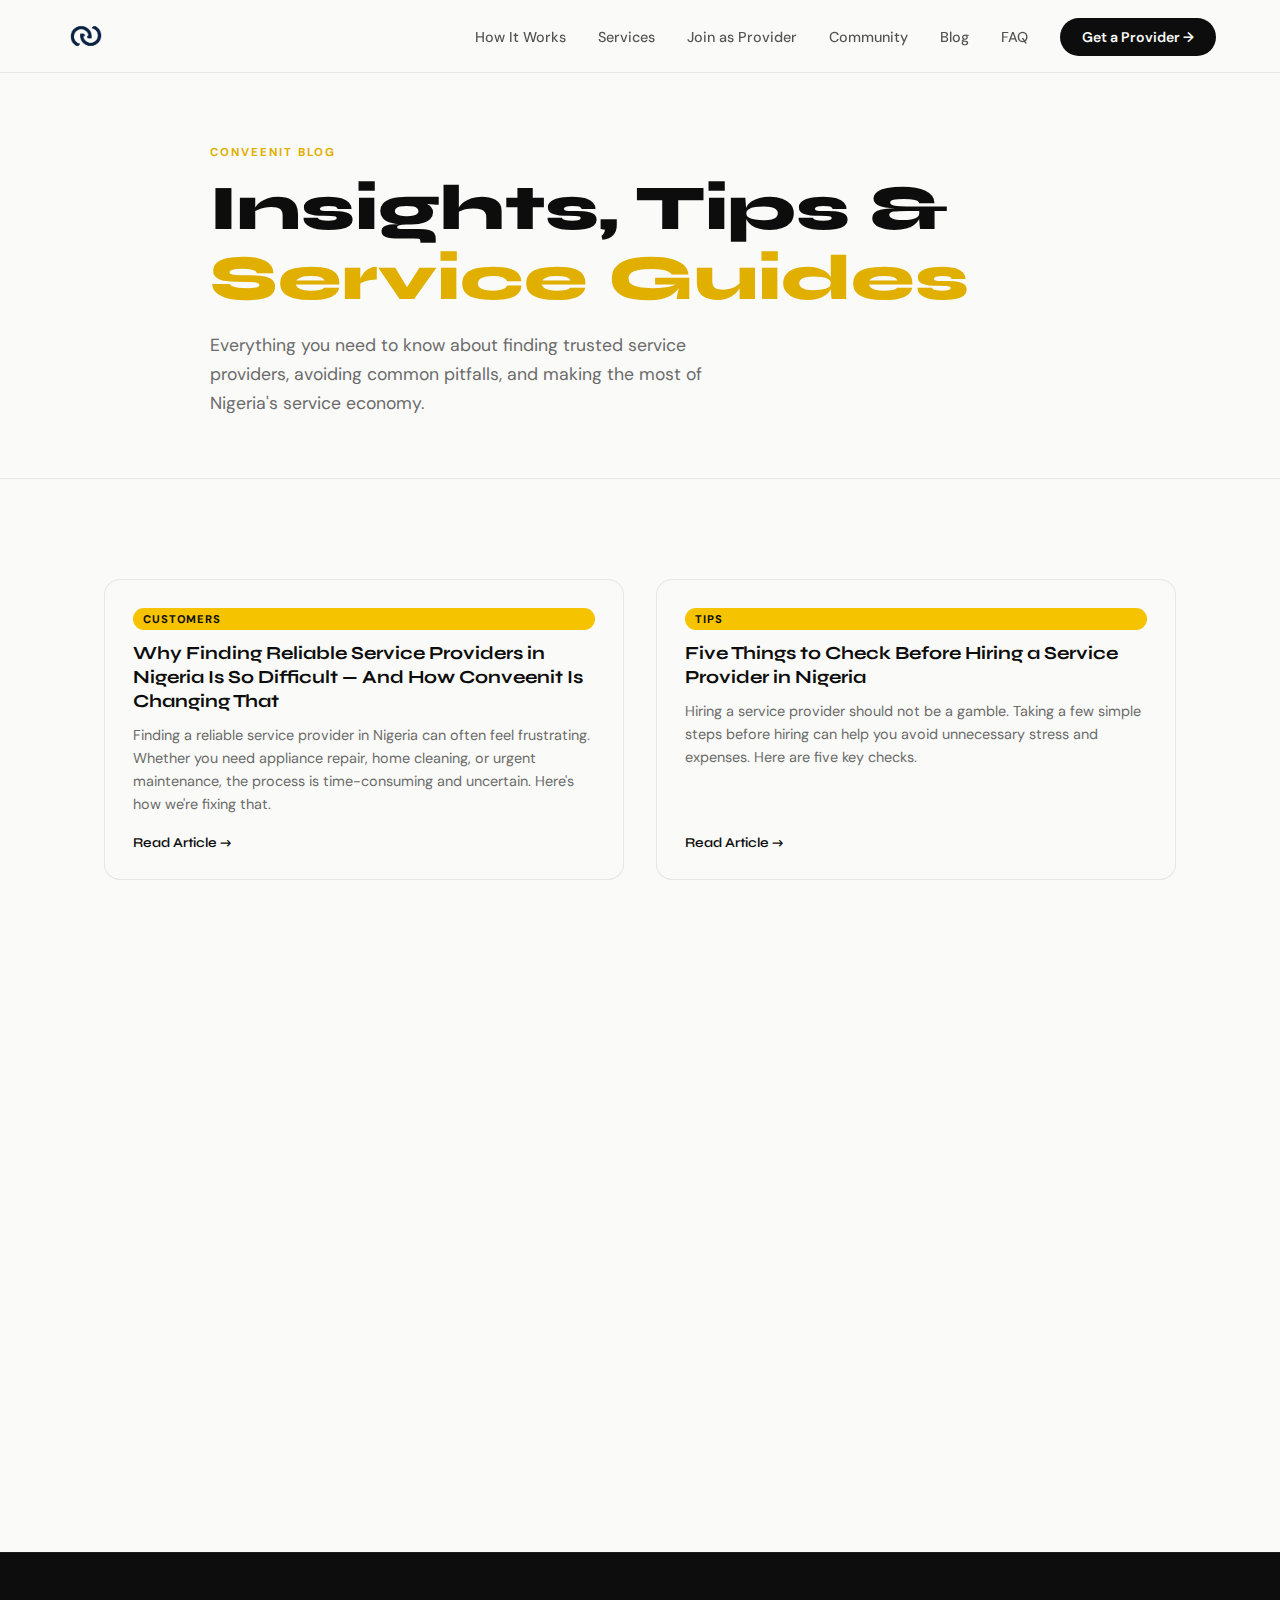
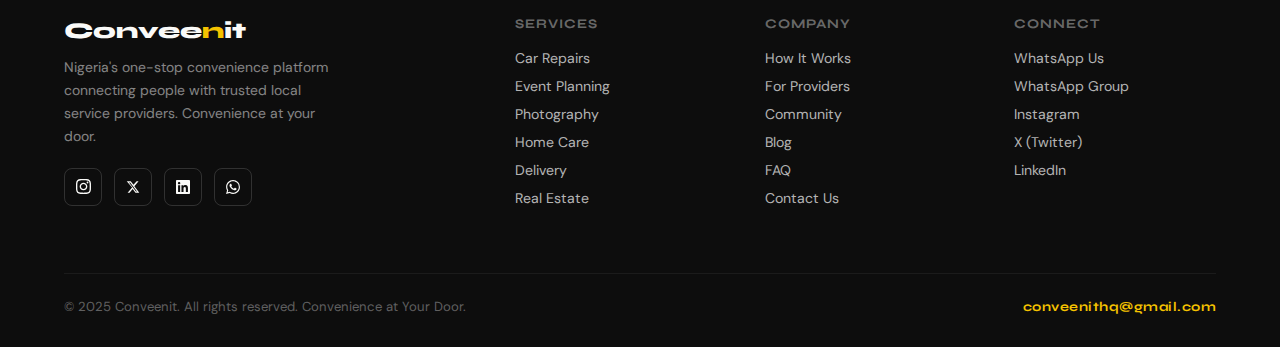
<file: blog-old.html>
<!doctype html>
<html lang="en">
  <head>
    <meta charset="UTF-8" />
    <meta name="viewport" content="width=device-width, initial-scale=1.0" />
    <title>Blog – Conveenit | Tips, Guides & Service Insights</title>
    <meta
      name="description"
      content="Read the Conveenit blog for tips on finding trusted service providers, avoiding overcharges, and making the most of Nigeria's growing service economy."
    />
    <meta name="author" content="Conveenit" />
    <link rel="canonical" href="https://conveenit.com/blog" />
    <link rel="icon" type="image/png" href="/logo-yellow.png" />

    <!-- Fonts -->
    <link rel="preconnect" href="https://fonts.googleapis.com" />
    <link rel="preconnect" href="https://fonts.gstatic.com" crossorigin />
    <link
      href="https://fonts.googleapis.com/css2?family=Syne:wght@400;600;700;800&family=DM+Sans:ital,opsz,wght@0,9..40,300;0,9..40,400;0,9..40,500;1,9..40,300&display=swap"
      rel="stylesheet"
    />
    <link rel="stylesheet" href="style.css" />
    <style>
      /* ── BLOG PAGE SPECIFIC ── */
      .blog-hero {
        padding: 140px 5% 60px;
        background: var(--white);
        border-bottom: 1px solid var(--border);
      }
      .blog-hero-inner {
        max-width: 860px;
        margin: 0 auto;
      }
      .blog-hero h1 {
        font-family: "Syne", sans-serif;
        font-size: clamp(2.4rem, 5vw, 4rem);
        font-weight: 800;
        margin-bottom: 16px;
        line-height: 1.1;
      }
      .blog-hero h1 em {
        font-style: normal;
        color: var(--yellow-deep);
      }
      .blog-hero p {
        font-size: 1.1rem;
        color: var(--gray);
        max-width: 540px;
        line-height: 1.65;
      }

      /* ── BLOG LISTING ── */
      .blog-section {
        padding: 60px 5% 100px;
        max-width: 1200px;
        margin: 0 auto;
      }
      .blog-grid {
        display: grid;
        grid-template-columns: repeat(auto-fill, minmax(340px, 1fr));
        gap: 32px;
        margin-top: 40px;
      }
      .blog-card {
        background: var(--white);
        border: 1px solid var(--border);
        border-radius: var(--radius);
        overflow: hidden;
        transition:
          transform 0.25s,
          box-shadow 0.25s;
        display: flex;
        flex-direction: column;
        opacity: 0;
        transform: translateY(20px);
      }
      .blog-card:hover {
        transform: translateY(-4px);
        box-shadow: 0 12px 40px rgba(0, 0, 0, 0.09);
      }
      .blog-card-tag {
        display: inline-block;
        background: var(--yellow);
        color: var(--black);
        font-size: 0.7rem;
        font-weight: 700;
        text-transform: uppercase;
        letter-spacing: 0.08em;
        padding: 4px 10px;
        border-radius: 100px;
        margin-bottom: 12px;
      }
      .blog-card-body {
        padding: 28px;
        flex: 1;
        display: flex;
        flex-direction: column;
      }
      .blog-card-body h2 {
        font-family: "Syne", sans-serif;
        font-size: 1.15rem;
        font-weight: 700;
        margin-bottom: 10px;
        line-height: 1.3;
        color: var(--black);
      }
      .blog-card-body p {
        font-size: 0.9rem;
        color: var(--gray);
        line-height: 1.6;
        flex: 1;
        margin-bottom: 18px;
      }
      .blog-read-more {
        display: inline-flex;
        align-items: center;
        gap: 6px;
        font-size: 0.85rem;
        font-weight: 600;
        color: var(--black);
        text-decoration: none;
        font-family: "Syne", sans-serif;
      }
      .blog-read-more:hover {
        color: var(--yellow-deep);
      }

      /* ── SINGLE ARTICLE ── */
      .article-wrap {
        max-width: 760px;
        margin: 0 auto;
        padding: 60px 5% 100px;
      }
      .article-wrap .back-link {
        display: inline-flex;
        align-items: center;
        gap: 6px;
        font-size: 0.85rem;
        font-weight: 600;
        color: var(--gray);
        text-decoration: none;
        margin-bottom: 32px;
        font-family: "Syne", sans-serif;
        transition: color 0.2s;
      }
      .article-wrap .back-link:hover {
        color: var(--black);
      }
      .article-wrap h1 {
        font-family: "Syne", sans-serif;
        font-size: clamp(1.8rem, 4vw, 2.6rem);
        font-weight: 800;
        line-height: 1.15;
        margin-bottom: 20px;
      }
      .article-meta {
        display: flex;
        align-items: center;
        gap: 14px;
        margin-bottom: 40px;
        font-size: 0.83rem;
        color: var(--gray);
      }
      .article-meta .blog-card-tag {
        margin-bottom: 0;
      }
      .article-body h2 {
        font-family: "Syne", sans-serif;
        font-size: 1.3rem;
        font-weight: 700;
        margin: 36px 0 12px;
        color: var(--black);
      }
      .article-body h3 {
        font-family: "Syne", sans-serif;
        font-size: 1.05rem;
        font-weight: 700;
        margin: 24px 0 8px;
        color: var(--black);
      }
      .article-body p {
        font-size: 1rem;
        line-height: 1.75;
        color: #2a2a2a;
        margin-bottom: 18px;
      }
      .article-body ul {
        padding-left: 22px;
        margin-bottom: 18px;
      }
      .article-body ul li {
        font-size: 1rem;
        line-height: 1.75;
        color: #2a2a2a;
        margin-bottom: 8px;
      }
      .article-cta {
        background: var(--yellow);
        border-radius: var(--radius);
        padding: 32px;
        margin-top: 48px;
        text-align: center;
      }
      .article-cta h3 {
        font-family: "Syne", sans-serif;
        font-size: 1.2rem;
        font-weight: 700;
        margin-bottom: 10px;
      }
      .article-cta p {
        font-size: 0.93rem;
        margin-bottom: 18px;
      }

      /* ── RESPONSIVE ── */
      @media (max-width: 600px) {
        .blog-grid {
          grid-template-columns: 1fr;
        }
      }

      /* ── HERO ENTRANCE ANIMATION ── */
      @keyframes fadeUp {
        from { opacity: 0; transform: translateY(22px); }
        to   { opacity: 1; transform: translateY(0); }
      }
      .blog-hero .section-label {
        animation: fadeUp 0.55s ease both;
        animation-delay: 0.05s;
      }
      .blog-hero h1 {
        animation: fadeUp 0.6s ease both;
        animation-delay: 0.18s;
      }
      .blog-hero p {
        animation: fadeUp 0.6s ease both;
        animation-delay: 0.32s;
      }
    </style>
  </head>
  <body>
    <!-- ── NAVIGATION ── -->
    <nav>
      <a href="#" class="nav-logo"
        ><img
          src="[data-uri]"
          alt="Conveenit"
          class="nav-logo-img"
      /></a>
      <ul class="nav-links">
        <li><a href="index.html#how-it-works">How It Works</a></li>
        <li><a href="index.html#services">Services</a></li>
        <li><a href="index.html#for-providers">Join as Provider</a></li>
        <li><a href="index.html#community">Community</a></li>
        <li><a href="blog.html">Blog</a></li>
        <li><a href="faq.html">FAQ</a></li>
        <li>
          <a href="https://wa.me/2349046793665" target="_blank" class="nav-cta"
            >Get a Provider →</a
          >
        </li>
      </ul>
      <div
        class="hamburger"
        onclick="document.body.classList.toggle('nav-open')"
      >
        <span></span><span></span><span></span>
      </div>
    </nav>

    <!-- ── BLOG HERO ── -->
    <div class="blog-hero">
      <div class="blog-hero-inner">
        <span class="section-label">Conveenit Blog</span>
        <h1>Insights, Tips &<br /><em>Service Guides</em></h1>
        <p>
          Everything you need to know about finding trusted service providers,
          avoiding common pitfalls, and making the most of Nigeria's service
          economy.
        </p>
      </div>
    </div>

    <!-- ── BLOG GRID ── -->
    <div class="blog-section">
      <div class="blog-grid">
        <!-- Article 1 -->
        <article class="blog-card" id="card-1">
          <div class="blog-card-body">
            <span class="blog-card-tag">Customers</span>
            <h2>
              Why Finding Reliable Service Providers in Nigeria Is So Difficult
              — And How Conveenit Is Changing That
            </h2>
            <p>
              Finding a reliable service provider in Nigeria can often feel
              frustrating. Whether you need appliance repair, home cleaning, or
              urgent maintenance, the process is time-consuming and uncertain.
              Here's how we're fixing that.
            </p>
            <a
              href="#article-1"
              class="blog-read-more"
              onclick="showArticle('article-1')"
            >
              Read Article →
            </a>
          </div>
        </article>

        <!-- Article 2 -->
        <article class="blog-card" id="card-2">
          <div class="blog-card-body">
            <span class="blog-card-tag">Tips</span>
            <h2>
              Five Things to Check Before Hiring a Service Provider in Nigeria
            </h2>
            <p>
              Hiring a service provider should not be a gamble. Taking a few
              simple steps before hiring can help you avoid unnecessary stress
              and expenses. Here are five key checks.
            </p>
            <a
              href="#article-2"
              class="blog-read-more"
              onclick="showArticle('article-2')"
            >
              Read Article →
            </a>
          </div>
        </article>

        <!-- Article 3 -->
        <article class="blog-card" id="card-3">
          <div class="blog-card-body">
            <span class="blog-card-tag">Money</span>
            <h2>How to Avoid Being Overcharged by Service Providers</h2>
            <p>
              One of the most common complaints customers have is being
              overcharged. Sometimes prices change during the job or unexpected
              costs appear. Here's how to protect yourself.
            </p>
            <a
              href="#article-3"
              class="blog-read-more"
              onclick="showArticle('article-3')"
            >
              Read Article →
            </a>
          </div>
        </article>

        <!-- Article 4 -->
        <article class="blog-card" id="card-4">
          <div class="blog-card-body">
            <span class="blog-card-tag">Industry</span>
            <h2>Why Verified Service Platforms Are the Future</h2>
            <p>
              Technology has transformed many industries, and service delivery
              is no exception. Verified platforms are becoming increasingly
              popular because they solve real problems customers and providers
              face daily.
            </p>
            <a
              href="#article-4"
              class="blog-read-more"
              onclick="showArticle('article-4')"
            >
              Read Article →
            </a>
          </div>
        </article>

        <!-- Article 5 -->
        <article class="blog-card" id="card-5">
          <div class="blog-card-body">
            <span class="blog-card-tag">Home</span>
            <h2>Top Home Services Nigerians Request the Most</h2>
            <p>
              Many households require regular maintenance and professional
              services. Some are requested far more frequently than others.
              Here's what Lagos homeowners need most.
            </p>
            <a
              href="#article-5"
              class="blog-read-more"
              onclick="showArticle('article-5')"
            >
              Read Article →
            </a>
          </div>
        </article>

        <!-- Article 6 -->
        <article class="blog-card" id="card-6">
          <div class="blog-card-body">
            <span class="blog-card-tag">Providers</span>
            <h2>How Service Providers Can Grow Their Business Online</h2>
            <p>
              For service providers, growing a business today requires more than
              skill alone. Visibility and access to customers are equally
              important. Here's how to expand your reach.
            </p>
            <a
              href="#article-6"
              class="blog-read-more"
              onclick="showArticle('article-6')"
            >
              Read Article →
            </a>
          </div>
        </article>
      </div>
    </div>

    <!-- ── ARTICLE MODALS ── -->

    <!-- Article 1 Full -->
    <div id="article-1" class="article-wrap" style="display: none">
      <a href="blog.html" class="back-link" onclick="hideArticles()"
        >← Back to Blog</a
      >
      <span class="blog-card-tag">Customers</span>
      <h1>
        Why Finding Reliable Service Providers in Nigeria Is So Difficult — And
        How Conveenit Is Changing That
      </h1>
      <div class="article-meta">
        <span>By Conveenit Team</span>
      </div>
      <div class="article-body">
        <p>
          Finding a reliable service provider in Nigeria can often feel like a
          frustrating experience. Whether you need someone to repair a faulty
          appliance, clean your home, or handle an urgent maintenance issue, the
          process can be time-consuming and uncertain.
        </p>
        <p>
          Many people rely on word of mouth, social media contacts, or random
          phone numbers shared through WhatsApp groups. While this sometimes
          works, it often comes with challenges such as unreliable providers,
          unclear pricing, or poor service quality.
        </p>
        <p>
          At Conveenit, we believe finding trusted service providers should be
          simple, transparent, and stress-free.
        </p>

        <h2>The Challenges Customers Face</h2>
        <p>
          Across Nigeria, customers commonly experience several issues when
          trying to hire service providers.
        </p>

        <h3>Lack of Trust</h3>
        <p>
          One of the biggest challenges is trust. Customers often have to rely
          on referrals or unknown contacts without knowing the provider's
          experience or reputation.
        </p>

        <h3>Inconsistent Pricing</h3>
        <p>
          It's common for prices to change after a provider arrives or for
          customers to discover unexpected charges during the job.
        </p>

        <h3>Poor Communication</h3>
        <p>
          Many people have experienced situations where providers delay
          appointments, stop responding to calls, or fail to show up.
        </p>

        <h3>No Accountability</h3>
        <p>
          When a service goes wrong, customers often have no way to resolve the
          issue or hold the provider accountable. These challenges make what
          should be simple tasks unnecessarily stressful.
        </p>

        <h2>How Conveenit Makes It Easier</h2>
        <p>
          Conveenit was created to solve these problems by connecting customers
          with verified service providers.
        </p>
        <ul>
          <li>
            <strong>Verified Providers:</strong> Every service provider on
            Conveenit goes through a verification process before joining the
            platform.
          </li>
          <li>
            <strong>Faster Connections:</strong> Instead of searching through
            multiple contacts, customers can submit a request and get connected
            quickly.
          </li>
          <li>
            <strong>Transparency:</strong> Customers receive clear information
            about the service and the provider before the work begins.
          </li>
          <li>
            <strong>Support and Follow-Up:</strong> Conveenit stays involved to
            ensure the service process runs smoothly.
          </li>
        </ul>

        <h2>Supporting Service Providers</h2>
        <p>
          Conveenit also helps skilled service providers grow their businesses
          by connecting them with more customers and opportunities. By joining
          the platform, providers gain access to a trusted network where their
          skills can be recognized and rewarded.
        </p>

        <h2>Building a Better Service Ecosystem</h2>
        <p>
          Our goal is simple: to make it easier for people to find trusted
          services and for service providers to grow their businesses. As we
          continue to expand, Conveenit is committed to building a platform that
          prioritizes reliability, transparency, and convenience.
        </p>
        <p>
          If you're looking for a trusted service provider, or you're a
          professional who wants to reach more customers, Conveenit is here to
          help.
        </p>
      </div>
      <div class="article-cta">
        <h3>Ready to Find a Trusted Provider?</h3>
        <p>
          Message us on WhatsApp and get matched with a verified professional in
          minutes.
        </p>
        <a
          href="https://wa.me/2349046793665"
          target="_blank"
          rel="noopener"
          class="btn-primary"
          >Get a Provider Now →</a
        >
      </div>
    </div>

    <!-- Article 2 Full -->
    <div id="article-2" class="article-wrap" style="display: none">
      <a href="blog.html" class="back-link" onclick="hideArticles()"
        >← Back to Blog</a
      >
      <span class="blog-card-tag">Tips</span>
      <h1>Five Things to Check Before Hiring a Service Provider in Nigeria</h1>
      <div class="article-meta">
        <span>By Conveenit Team</span>
      </div>
      <div class="article-body">
        <p>
          Hiring a service provider should not be a gamble. Whether you need a
          technician, cleaner, or repair specialist, taking a few simple steps
          before hiring can help you avoid unnecessary stress and expenses.
        </p>
        <p>
          Here are five important things to check before hiring a service
          provider.
        </p>

        <h3>1. Verify Their Experience</h3>
        <p>
          Always ask how long the provider has been offering the service.
          Experience often reflects skill and reliability. A provider with years
          of practice is more likely to deliver consistent results.
        </p>

        <h3>2. Ask for Clear Pricing</h3>
        <p>
          Agree on pricing before the work begins. This helps prevent unexpected
          charges later. Ask for a written or confirmed quote covering the full
          scope of the job.
        </p>

        <h3>3. Check Reviews or References</h3>
        <p>
          Customer feedback can give you insight into how reliable a provider
          is. Look for reviews, testimonials, or ask for references from
          previous clients. Patterns in feedback — positive or negative — tell a
          clear story.
        </p>

        <h3>4. Confirm Availability</h3>
        <p>
          Make sure the provider can complete the service within your expected
          timeline. Confirm their availability upfront to avoid delays and
          last-minute cancellations.
        </p>

        <h3>5. Use Trusted Platforms</h3>
        <p>
          Instead of relying on random contacts, using a verified platform like
          Conveenit can make the process safer and easier. All providers on
          Conveenit are vetted before they can accept jobs, giving you peace of
          mind.
        </p>
      </div>
      <div class="article-cta">
        <h3>Skip the Guesswork</h3>
        <p>
          Let Conveenit connect you with a verified, trusted provider in Lagos
          today.
        </p>
        <a
          href="https://wa.me/2349046793665"
          target="_blank"
          rel="noopener"
          class="btn-primary"
          >Message Us on WhatsApp →</a
        >
      </div>
    </div>

    <!-- Article 3 Full -->
    <div id="article-3" class="article-wrap" style="display: none">
      <a href="blog.html" class="back-link" onclick="hideArticles()"
        >← Back to Blog</a
      >
      <span class="blog-card-tag">Money</span>
      <h1>How to Avoid Being Overcharged by Service Providers</h1>
      <div class="article-meta">
        <span>By Conveenit Team</span>
      </div>
      <div class="article-body">
        <p>
          One of the most common complaints customers have is being overcharged
          for services. Sometimes the price changes during the job or extra
          costs appear unexpectedly.
        </p>
        <p>Here are a few ways to protect yourself.</p>

        <h3>Request a Price Estimate</h3>
        <p>
          Ask for a clear estimate before the work begins so both parties agree
          on the cost. A written or confirmed quote protects you if the provider
          tries to change the price mid-job.
        </p>

        <h3>Understand the Scope of Work</h3>
        <p>
          Make sure you and the provider clearly understand what the job
          includes. Ambiguity is how extra charges creep in. Get specifics: what
          exactly is covered, what is not, and what constitutes additional work
          requiring a new quote.
        </p>

        <h3>Avoid Last-Minute Agreements</h3>
        <p>
          If the provider suddenly increases the price without explanation, it
          is best to pause and review the situation. Don't feel pressured to
          agree to new pricing on the spot. A legitimate provider will be
          transparent about any changes.
        </p>

        <h3>Choose Verified Providers</h3>
        <p>
          Platforms like Conveenit help connect customers with providers who
          operate with transparency and accountability. Because all our
          providers are vetted and monitored, they understand that fair pricing
          and honest dealings are non-negotiable on our platform.
        </p>
        <p>
          Taking these steps can help you manage costs and avoid unnecessary
          surprises.
        </p>
      </div>
      <div class="article-cta">
        <h3>Transparent Pricing, Every Time</h3>
        <p>
          Conveenit providers are verified and held accountable — no hidden
          charges.
        </p>
        <a
          href="https://wa.me/2349046793665"
          target="_blank"
          rel="noopener"
          class="btn-primary"
          >Get a Trusted Provider →</a
        >
      </div>
    </div>

    <!-- Article 4 Full -->
    <div id="article-4" class="article-wrap" style="display: none">
      <a href="blog.html" class="back-link" onclick="hideArticles()"
        >← Back to Blog</a
      >
      <span class="blog-card-tag">Industry</span>
      <h1>Why Verified Service Platforms Are the Future</h1>
      <div class="article-meta">
        <span>By Conveenit Team</span>
      </div>
      <div class="article-body">
        <p>
          Technology has transformed many industries, and service delivery is no
          exception. Verified service platforms are becoming increasingly
          popular because they solve many of the problems customers and
          providers face.
        </p>
        <p>
          Traditional methods of finding services often rely on word-of-mouth or
          personal contacts. While helpful, these methods can be unreliable.
        </p>

        <h2>What Verified Platforms Offer</h2>

        <h3>Trust and Verification</h3>
        <p>
          Providers go through checks before joining the platform. This means
          customers can connect with professionals without relying on informal
          referrals or trusting strangers on social media.
        </p>

        <h3>Convenience</h3>
        <p>
          Customers can quickly find services without searching through multiple
          contacts, groups, or pages. One message connects you to a
          professional.
        </p>

        <h3>Transparency</h3>
        <p>
          Customers know who they are hiring and what to expect. Clear pricing,
          provider profiles, and upfront information replace the uncertainty
          that comes with informal hiring.
        </p>

        <h3>Accountability</h3>
        <p>
          Platforms provide support and help resolve issues if they arise.
          Providers on a platform have an incentive to maintain their
          reputation, which means better service outcomes for customers.
        </p>

        <p>
          As more people seek reliable and efficient solutions, verified
          platforms like Conveenit will continue to grow and become the standard
          for how services are found and delivered in Nigeria and beyond.
        </p>
      </div>
      <div class="article-cta">
        <h3>Experience the Future of Service</h3>
        <p>
          Join thousands of Nigerians who trust Conveenit to connect them with
          verified professionals.
        </p>
        <a
          href="https://wa.me/2349046793665"
          target="_blank"
          rel="noopener"
          class="btn-primary"
          >Get Started Today →</a
        >
      </div>
    </div>

    <!-- Article 5 Full -->
    <div id="article-5" class="article-wrap" style="display: none">
      <a href="blog.html" class="back-link" onclick="hideArticles()"
        >← Back to Blog</a
      >
      <span class="blog-card-tag">Home</span>
      <h1>Top Home Services Nigerians Request the Most</h1>
      <div class="article-meta">
        <span>By Conveenit Team</span>
      </div>
      <div class="article-body">
        <p>
          Many households require regular maintenance and professional services.
          Some services are requested more frequently than others due to
          everyday needs across Lagos and Nigeria.
        </p>

        <h3>Cleaning Services</h3>
        <p>
          Many people hire professional cleaners for homes, offices, and
          short-let apartments. Whether it's a deep clean, regular maintenance,
          or a post-event tidy-up, cleaning is consistently one of the
          highest-demand services on Conveenit.
        </p>

        <h3>Appliance Repairs</h3>
        <p>
          Repairs for appliances such as refrigerators, washing machines, and
          air conditioners are in high demand. Lagos's hot climate and busy
          households mean appliances work hard — and occasionally need expert
          attention.
        </p>

        <h3>Plumbing Services</h3>
        <p>
          Leaks, blocked pipes, and installation needs make plumbing services
          essential for every household. Fast, reliable plumbers are always in
          demand, especially in rapidly growing residential areas.
        </p>

        <h3>Electrical Services</h3>
        <p>
          Electrical repairs and installations are critical for safety and
          functionality. From faulty sockets to full rewiring, qualified
          electricians are among the most searched service providers on the
          platform.
        </p>

        <h3>General Home Maintenance</h3>
        <p>
          General maintenance services help keep homes and workplaces running
          smoothly. Painting, carpentry, tiling, and general repairs are all
          regularly requested services that Conveenit connects customers with
          quickly.
        </p>

        <p>
          Platforms like Conveenit make it easier to connect with professionals
          who offer all of these services — quickly, reliably, and with
          accountability built in.
        </p>
      </div>
      <div class="article-cta">
        <h3>Need Any of These Services?</h3>
        <p>
          Message Conveenit and we'll connect you with a verified professional
          near you.
        </p>
        <a
          href="https://wa.me/2349046793665"
          target="_blank"
          rel="noopener"
          class="btn-primary"
          >Request a Service →</a
        >
      </div>
    </div>

    <!-- Article 6 Full -->
    <div id="article-6" class="article-wrap" style="display: none">
      <a href="blog.html" class="back-link" onclick="hideArticles()"
        >← Back to Blog</a
      >
      <span class="blog-card-tag">Providers</span>
      <h1>How Service Providers Can Grow Their Business Online</h1>
      <div class="article-meta">
        <span>By Conveenit Team</span>
      </div>
      <div class="article-body">
        <p>
          For service providers, growing a business today requires more than
          skill alone. Visibility and access to customers are equally important.
          Here are some ways service providers can expand their opportunities.
        </p>

        <h3>Join Trusted Platforms</h3>
        <p>
          Platforms like Conveenit connect providers with customers actively
          searching for services. Instead of waiting for referrals or hoping
          someone sees your social media post, a verified listing puts you in
          front of customers ready to hire.
        </p>

        <h3>Maintain Professionalism</h3>
        <p>
          Good communication, punctuality, and quality work help build a strong
          reputation. Respond promptly, show up when you say you will, and
          deliver consistently. Your reputation is your most valuable business
          asset.
        </p>

        <h3>Encourage Customer Feedback</h3>
        <p>
          Positive reviews help attract more clients and establish trust. After
          completing a job, ask your customer to leave a review or recommend
          you. Word-of-mouth, even on digital platforms, remains powerful.
        </p>

        <h3>Stay Consistent</h3>
        <p>
          Providing reliable service consistently leads to repeat customers and
          referrals. Inconsistency is the fastest way to lose customers. Build
          habits and processes that ensure every job is delivered to the same
          standard.
        </p>

        <p>
          By embracing digital platforms and maintaining high standards, service
          providers can significantly grow their businesses and reach customers
          they would never have found through traditional methods alone.
        </p>
      </div>
      <div class="article-cta">
        <h3>Ready to Grow Your Business?</h3>
        <p>
          Join Conveenit as a verified provider and get access to thousands of
          potential customers in Lagos.
        </p>
        <a
          href="https://wa.me/2349046793665"
          target="_blank"
          rel="noopener"
          class="btn-primary"
          >Join as a Provider →</a
        >
      </div>
    </div>

    <!-- ── FOOTER ── -->
    <footer>
      <div class="footer-inner">
        <div class="footer-top">
          <div class="footer-brand">
            <span class="logo">Convee<span>n</span>it</span>
            <p>
              Nigeria's one-stop convenience platform connecting people with
              trusted local service providers. Convenience at your door.
            </p>
            <div class="social-row">
              <a
                href="https://www.instagram.com/conveenit?igsh=MTY5dDU4eDN5OGxmNg=="
                target="_blank"
                rel="noopener"
                class="social-btn"
                aria-label="Instagram"
              >
                <svg
                  width="15"
                  height="15"
                  viewBox="0 0 24 24"
                  fill="currentColor"
                >
                  <path
                    d="M12 2.163c3.204 0 3.584.012 4.85.07 3.252.148 4.771 1.691 4.919 4.919.058 1.265.069 1.645.069 4.849 0 3.205-.012 3.584-.069 4.849-.149 3.225-1.664 4.771-4.919 4.919-1.266.058-1.644.07-4.85.07-3.204 0-3.584-.012-4.849-.07-3.26-.149-4.771-1.699-4.919-4.92-.058-1.265-.07-1.644-.07-4.849 0-3.204.013-3.583.07-4.849.149-3.227 1.664-4.771 4.919-4.919 1.266-.057 1.645-.069 4.849-.069zm0-2.163c-3.259 0-3.667.014-4.947.072-4.358.2-6.78 2.618-6.98 6.98-.059 1.281-.073 1.689-.073 4.948 0 3.259.014 3.668.072 4.948.2 4.358 2.618 6.78 6.98 6.98 1.281.058 1.689.072 4.948.072 3.259 0 3.668-.014 4.948-.072 4.354-.2 6.782-2.618 6.979-6.98.059-1.28.073-1.689.073-4.948 0-3.259-.014-3.667-.072-4.947-.196-4.354-2.617-6.78-6.979-6.98-1.281-.059-1.69-.073-4.949-.073zm0 5.838c-3.403 0-6.162 2.759-6.162 6.162s2.759 6.163 6.162 6.163 6.162-2.759 6.162-6.163c0-3.403-2.759-6.162-6.162-6.162zm0 10.162c-2.209 0-4-1.79-4-4 0-2.209 1.791-4 4-4s4 1.791 4 4c0 2.21-1.791 4-4 4zm6.406-11.845c-.796 0-1.441.645-1.441 1.44s.645 1.44 1.441 1.44c.795 0 1.439-.645 1.439-1.44s-.644-1.44-1.439-1.44z"
                  />
                </svg>
              </a>
              <a
                href="https://x.com/conveenit?s=21"
                target="_blank"
                rel="noopener"
                class="social-btn"
                aria-label="X / Twitter"
              >
                <svg
                  width="14"
                  height="14"
                  viewBox="0 0 24 24"
                  fill="currentColor"
                >
                  <path
                    d="M18.244 2.25h3.308l-7.227 8.26 8.502 11.24H16.17l-4.714-6.231-5.401 6.231H2.748l7.73-8.835L1.254 2.25H8.08l4.713 5.956 5.45-5.956zm-1.161 17.52h1.833L7.084 4.126H5.117z"
                  />
                </svg>
              </a>
              <a
                href="https://www.linkedin.com/company/conveenit/"
                target="_blank"
                rel="noopener"
                class="social-btn"
                aria-label="LinkedIn"
              >
                <svg
                  width="14"
                  height="14"
                  viewBox="0 0 24 24"
                  fill="currentColor"
                >
                  <path
                    d="M20.447 20.452h-3.554v-5.569c0-1.328-.027-3.037-1.852-3.037-1.853 0-2.136 1.445-2.136 2.939v5.667H9.351V9h3.414v1.561h.046c.477-.9 1.637-1.85 3.37-1.85 3.601 0 4.267 2.37 4.267 5.455v6.286zM5.337 7.433c-1.144 0-2.063-.926-2.063-2.065 0-1.138.92-2.063 2.063-2.063 1.14 0 2.064.925 2.064 2.063 0 1.139-.925 2.065-2.064 2.065zm1.782 13.019H3.555V9h3.564v11.452zM22.225 0H1.771C.792 0 0 .774 0 1.729v20.542C0 23.227.792 24 1.771 24h20.451C23.2 24 24 23.227 24 22.271V1.729C24 .774 23.2 0 22.222 0h.003z"
                  />
                </svg>
              </a>
              <a
                href="https://wa.me/2349046793665"
                target="_blank"
                rel="noopener"
                class="social-btn"
                aria-label="WhatsApp"
              >
                <svg
                  width="14"
                  height="14"
                  viewBox="0 0 24 24"
                  fill="currentColor"
                >
                  <path
                    d="M17.472 14.382c-.297-.149-1.758-.867-2.03-.967-.273-.099-.471-.148-.67.15-.197.297-.767.966-.94 1.164-.173.199-.347.223-.644.075-.297-.15-1.255-.463-2.39-1.475-.883-.788-1.48-1.761-1.653-2.059-.173-.297-.018-.458.13-.606.134-.133.298-.347.446-.52.149-.174.198-.298.298-.497.099-.198.05-.371-.025-.52-.075-.149-.669-1.612-.916-2.207-.242-.579-.487-.5-.669-.51-.173-.008-.371-.01-.57-.01-.198 0-.52.074-.792.372-.272.297-1.04 1.016-1.04 2.479 0 1.462 1.065 2.875 1.213 3.074.149.198 2.096 3.2 5.077 4.487.709.306 1.262.489 1.694.625.712.227 1.36.195 1.871.118.571-.085 1.758-.719 2.006-1.413.248-.694.248-1.289.173-1.413-.074-.124-.272-.198-.57-.347m-5.421 7.403h-.004a9.87 9.87 0 01-5.031-1.378l-.361-.214-3.741.982.998-3.648-.235-.374a9.86 9.86 0 01-1.51-5.26c.001-5.45 4.436-9.884 9.888-9.884 2.64 0 5.122 1.03 6.988 2.898a9.825 9.825 0 012.893 6.994c-.003 5.45-4.437 9.884-9.885 9.884m8.413-18.297A11.815 11.815 0 0012.05 0C5.495 0 .16 5.335.157 11.892c0 2.096.547 4.142 1.588 5.945L.057 24l6.305-1.654a11.882 11.882 0 005.683 1.448h.005c6.554 0 11.89-5.335 11.893-11.893a11.821 11.821 0 00-3.48-8.413Z"
                  />
                </svg>
              </a>
            </div>
          </div>
          <div class="footer-col">
            <h4>Services</h4>
            <a href="index.html#services">Car Repairs</a>
            <a href="index.html#services">Event Planning</a>
            <a href="index.html#services">Photography</a>
            <a href="index.html#services">Home Care</a>
            <a href="index.html#services">Delivery</a>
            <a href="index.html#services">Real Estate</a>
          </div>
          <div class="footer-col">
            <h4>Company</h4>
            <a href="index.html#how-it-works">How It Works</a>
            <a href="index.html#for-providers">For Providers</a>
            <a href="index.html#community">Community</a>
            <a href="blog.html">Blog</a>
            <a href="faq.html">FAQ</a>
            <a href="mailto:hello@conveenit.com">Contact Us</a>
          </div>
          <div class="footer-col">
            <h4>Connect</h4>
            <a href="https://wa.me/2349046793665" target="_blank" rel="noopener"
              >WhatsApp Us</a
            >
            <a
              href="https://chat.whatsapp.com/BAYu8gFQU3wJJGVnme8VdS?mode=gi_t"
              target="_blank"
              rel="noopener"
              >WhatsApp Group</a
            >
            <a
              href="https://www.instagram.com/conveenit"
              target="_blank"
              rel="noopener"
              >Instagram</a
            >
            <a href="https://x.com/conveenit" target="_blank" rel="noopener"
              >X (Twitter)</a
            >
            <a
              href="https://www.linkedin.com/company/conveenit/"
              target="_blank"
              rel="noopener"
              >LinkedIn</a
            >
          </div>
        </div>
        <div class="footer-bottom">
          <p>
            © 2025 Conveenit. All rights reserved. Convenience at Your Door.
          </p>
          <span class="footer-tagline">conveenithq@gmail.com</span>
        </div>
      </div>
    </footer>

    <script>
      // Show article, hide grid
      function showArticle(id) {
        document.querySelector(".blog-hero").style.display = "none";
        document.querySelector(".blog-section").style.display = "none";
        document
          .querySelectorAll(".article-wrap")
          .forEach((a) => (a.style.display = "none"));
        document.getElementById(id).style.display = "block";
        window.scrollTo(0, 0);
      }
      function hideArticles() {
        document.querySelector(".blog-hero").style.display = "";
        document.querySelector(".blog-section").style.display = "";
        document
          .querySelectorAll(".article-wrap")
          .forEach((a) => (a.style.display = "none"));
        window.scrollTo(0, 0);
        return false;
      }

      // Check URL hash on load
      const hash = window.location.hash.replace("#", "");
      if (hash && document.getElementById(hash)) {
        showArticle(hash);
      }

      // Close mobile nav on link click
      document.querySelectorAll(".nav-links a").forEach((link) => {
        link.addEventListener("click", () =>
          document.body.classList.remove("nav-open"),
        );
      });

      // Scroll-triggered fade-in with stagger
      const observer = new IntersectionObserver(
        (entries) => {
          entries.forEach((e) => {
            if (e.isIntersecting) {
              e.target.style.opacity = "1";
              e.target.style.transform = "translateY(0)";
              observer.unobserve(e.target);
              // Restore fast hover transition once fade-in completes
              e.target.addEventListener("transitionend", function restore() {
                e.target.style.transition = "transform 0.25s, box-shadow 0.25s";
                e.target.removeEventListener("transitionend", restore);
              });
            }
          });
        },
        { threshold: 0.12 },
      );
      document.querySelectorAll(".blog-card").forEach((el, i) => {
        el.style.transition = `opacity 0.5s ease ${i * 0.08}s, transform 0.5s ease ${i * 0.08}s`;
        observer.observe(el);
      });
    </script>
  </body>
</html>
</file>
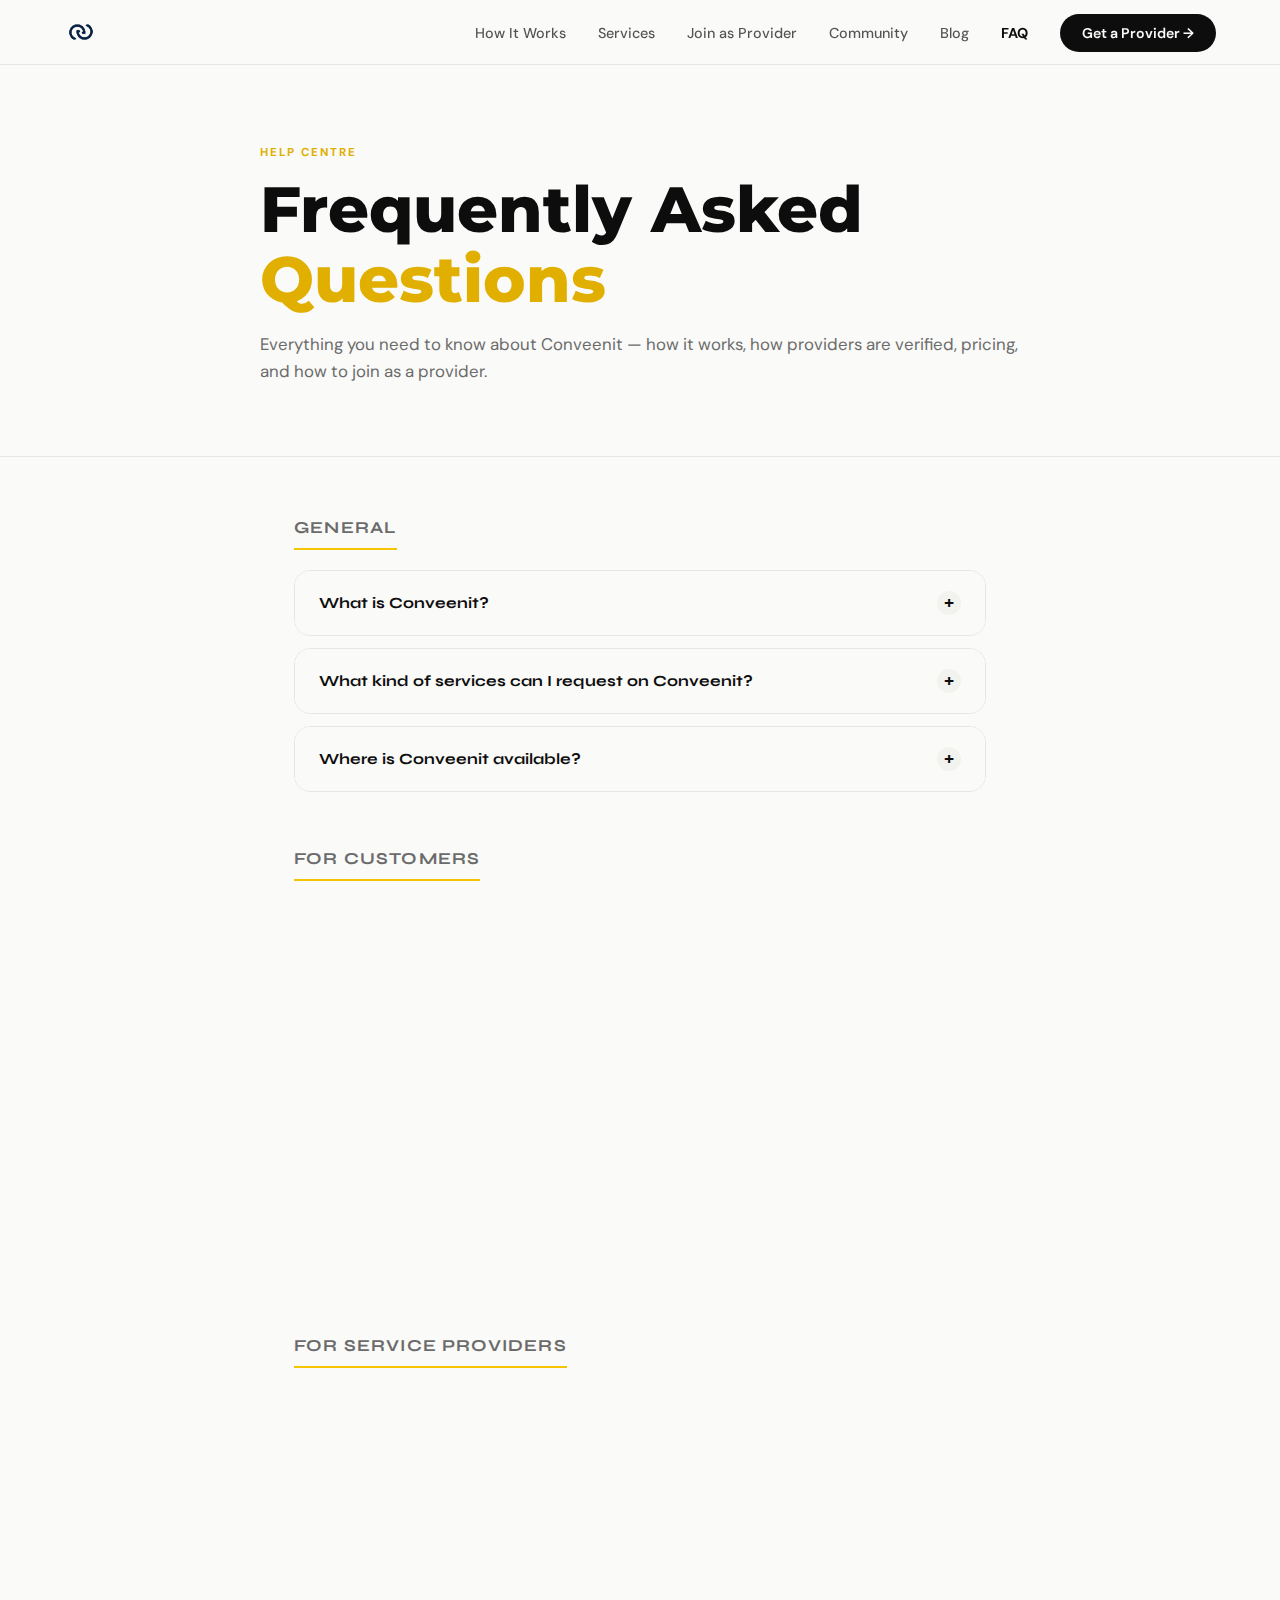
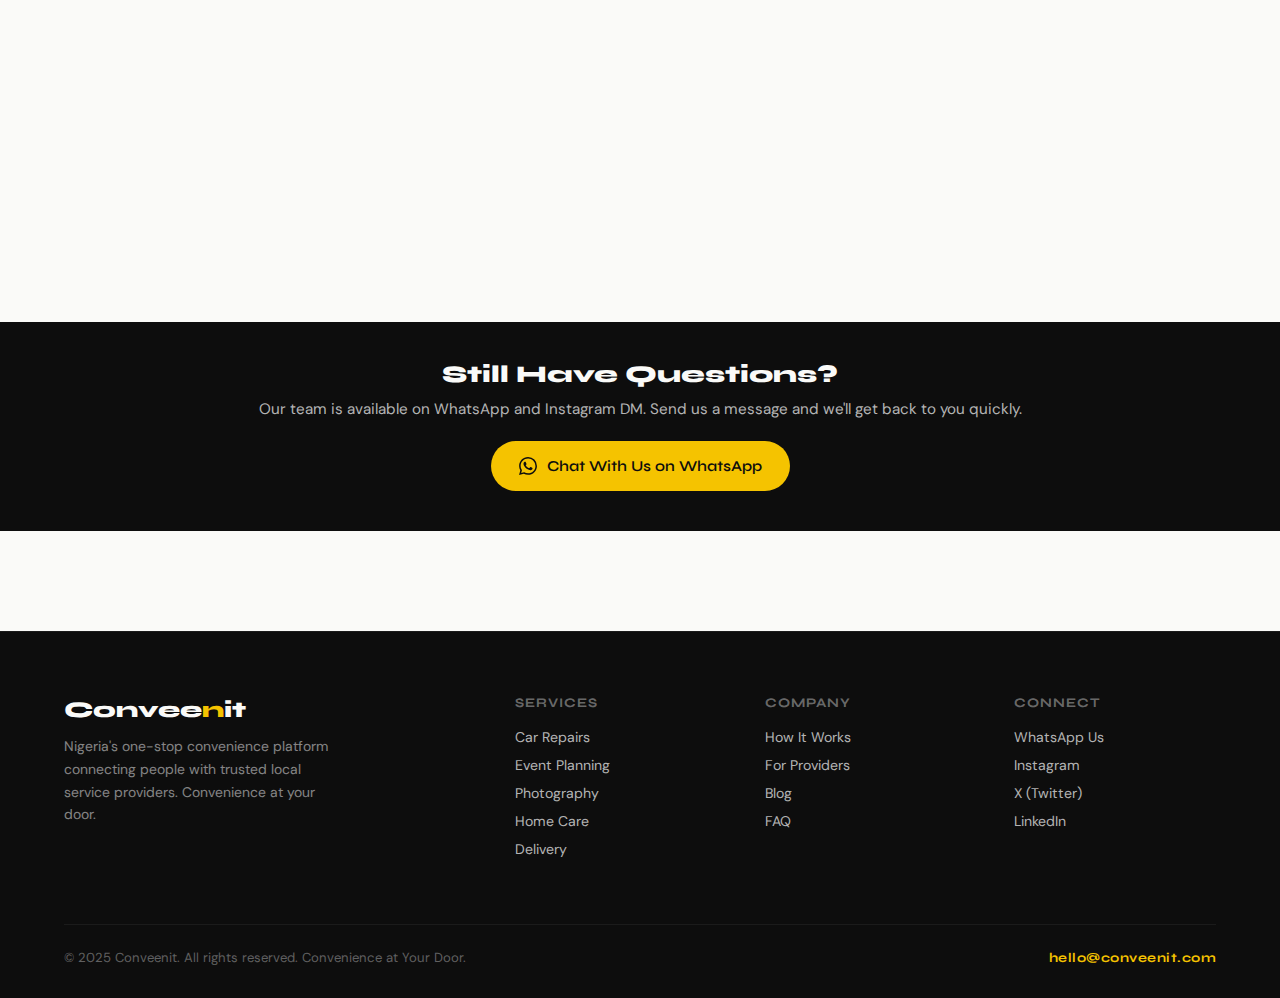
<file: faq.html>
<!doctype html>
<html lang="en">
  <head>
    <meta charset="UTF-8" />
    <meta name="viewport" content="width=device-width, initial-scale=1.0" />
    <title>FAQ – Conveenit | Frequently Asked Questions</title>
    <meta
      name="description"
      content="Get answers to frequently asked questions about Conveenit — how to request a service, how providers are verified, pricing, and how to join as a provider."
    />
    <meta name="author" content="Conveenit" />
    <link rel="canonical" href="https://conveenit.com/faq" />
    <link rel="icon" type="image/png" href="/logo-yellow.png" />

    <!-- Fonts -->
    <link rel="preconnect" href="https://fonts.googleapis.com" />
    <link rel="preconnect" href="https://fonts.gstatic.com" crossorigin />
    <link
      href="https://fonts.googleapis.com/css2?family=Syne:wght@400;600;700;800&family=DM+Sans:ital,opsz,wght@0,9..40,300;0,9..40,400;0,9..40,500;1,9..40,300&family=Montserrat:wght@700;800&display=swap"
      rel="stylesheet"
    />
    <link rel="stylesheet" href="style.css" />
    <style>
      /* ── FAQ PAGE SPECIFIC ── */
      .faq-hero {
        padding: 140px 5% 70px;
        background: var(--white);
        border-bottom: 1px solid var(--border);
      }
      .faq-hero-inner {
        max-width: 760px;
        margin: 0 auto;
      }
      .faq-hero h1 {
        font-family: "Montserrat", "Syne", sans-serif;
        font-size: clamp(2.4rem, 5vw, 4rem);
        font-weight: 800;
        margin-bottom: 16px;
        line-height: 1.1;
      }
      .faq-hero h1 em {
        font-style: normal;
        color: var(--yellow-deep);
      }
      .faq-hero p {
        font-size: 1.05rem;
        color: var(--gray);
        line-height: 1.65;
      }

      /* ── FAQ BODY ── */
      .faq-main {
        max-width: 820px;
        margin: 0 auto;
        padding: 60px 5% 100px;
      }
      .faq-group {
        margin-bottom: 56px;
      }
      .faq-group-title {
        font-family: "Syne", sans-serif;
        font-size: 1.05rem;
        font-weight: 700;
        text-transform: uppercase;
        letter-spacing: 0.07em;
        color: var(--gray);
        margin-bottom: 20px;
        padding-bottom: 10px;
        border-bottom: 2px solid var(--yellow);
        display: inline-block;
      }
      .faq-list {
        display: flex;
        flex-direction: column;
        gap: 12px;
      }
      .faq-item {
        border: 1px solid var(--border);
        border-radius: var(--radius);
        overflow: hidden;
        transition: box-shadow 0.2s;
        opacity: 0;
        transform: translateY(14px);
      }
      .faq-item:hover {
        box-shadow: 0 4px 20px rgba(0,0,0,0.07);
      }
      .faq-question {
        display: flex;
        justify-content: space-between;
        align-items: center;
        gap: 16px;
        padding: 20px 24px;
        cursor: pointer;
        background: var(--white);
        user-select: none;
      }
      .faq-question h3 {
        font-family: "Syne", sans-serif;
        font-size: 0.97rem;
        font-weight: 700;
        line-height: 1.35;
        color: var(--black);
      }
      .faq-icon {
        flex-shrink: 0;
        width: 24px;
        height: 24px;
        background: var(--gray-light);
        border-radius: 50%;
        display: flex;
        align-items: center;
        justify-content: center;
        transition: background 0.2s, transform 0.3s;
        font-size: 1.1rem;
        font-weight: 700;
        color: var(--black);
        line-height: 1;
      }
      .faq-item.open .faq-icon {
        background: var(--yellow);
        transform: rotate(45deg);
      }
      .faq-answer {
        display: none;
        padding: 0 24px 20px;
        font-size: 0.95rem;
        line-height: 1.7;
        color: #3a3a3a;
        background: var(--white);
      }
      .faq-item.open .faq-answer {
        display: block;
      }
      .faq-item.open {
        border-color: var(--yellow);
      }

      /* ── CTA BAND ── */
      .faq-cta {
        background: var(--black);
        color: var(--white);
        border-radius: var(--radius);
        padding: 40px 36px;
        max-width: 820px;
        margin: 0 auto 100px;
        text-align: center;
      }
      .faq-cta h2 {
        font-family: "Syne", sans-serif;
        font-size: 1.5rem;
        font-weight: 800;
        margin-bottom: 10px;
        color: var(--white);
      }
      .faq-cta p {
        font-size: 0.95rem;
        color: rgba(255,255,255,0.7);
        margin-bottom: 22px;
      }
      .faq-cta .btn-primary {
        background: var(--yellow);
        color: var(--black);
      }
      .faq-cta .btn-primary:hover {
        background: var(--yellow-deep);
      }
    </style>
  </head>
  <body>

    <!-- ── NAVIGATION ── -->
    <nav>
      <a href="index.html" class="nav-logo">
        <img src="[data-uri]" alt="Conveenit" class="nav-logo-img" style="height:28px;" />
      </a>
      <ul class="nav-links">
        <li><a href="index.html#how-it-works">How It Works</a></li>
        <li><a href="index.html#services">Services</a></li>
        <li><a href="index.html#for-providers">Join as Provider</a></li>
        <li><a href="index.html#community">Community</a></li>
        <li><a href="blog.html">Blog</a></li>
        <li><a href="faq.html" style="opacity:1;font-weight:700;">FAQ</a></li>
        <li>
          <a href="https://wa.me/2349046793665" target="_blank" class="nav-cta">Get a Provider →</a>
        </li>
      </ul>
      <div class="hamburger" onclick="document.body.classList.toggle('nav-open')">
        <span></span><span></span><span></span>
      </div>
    </nav>

    <!-- ── FAQ HERO ── -->
    <div class="faq-hero">
      <div class="faq-hero-inner">
        <span class="section-label">Help Centre</span>
        <h1>Frequently Asked<br /><em>Questions</em></h1>
        <p>
          Everything you need to know about Conveenit — how it works, how providers are verified, pricing, and how to join as a provider.
        </p>
      </div>
    </div>

    <!-- ── FAQ CONTENT ── -->
    <div class="faq-main">

      <!-- General -->
      <div class="faq-group">
        <div class="faq-group-title">General</div>
        <div class="faq-list">

          <div class="faq-item">
            <div class="faq-question" onclick="toggleFaq(this)">
              <h3>What is Conveenit?</h3>
              <div class="faq-icon">+</div>
            </div>
            <div class="faq-answer">
              Conveenit is a platform that connects customers with verified and trusted service providers for everyday services, making it easier and safer to get things done. Whether you need a cleaner, a mechanic, an event planner, or any other professional, Conveenit matches you quickly and reliably.
            </div>
          </div>

          <div class="faq-item">
            <div class="faq-question" onclick="toggleFaq(this)">
              <h3>What kind of services can I request on Conveenit?</h3>
              <div class="faq-icon">+</div>
            </div>
            <div class="faq-answer">
              You can request a wide range of services such as cleaning, repairs, maintenance, home services, and other professional services available on the platform. Our 20+ service categories include car sales &amp; repairs, gadgets &amp; electronics, cakes &amp; pastries, digital solutions, delivery services, event planning, real estate, home care, printing services, photography, airport protocol, and more.
            </div>
          </div>

          <div class="faq-item">
            <div class="faq-question" onclick="toggleFaq(this)">
              <h3>Where is Conveenit available?</h3>
              <div class="faq-icon">+</div>
            </div>
            <div class="faq-answer">
              Conveenit currently operates in Lagos and plans to expand to more cities soon. We cover 17+ areas across Lagos, from Lekki and Victoria Island to Ikeja, Surulere, and Ajah. Phase 2 of our expansion is launching soon — stay tuned for nationwide coverage.
            </div>
          </div>

        </div>
      </div>

      <!-- For Customers -->
      <div class="faq-group">
        <div class="faq-group-title">For Customers</div>
        <div class="faq-list">

          <div class="faq-item">
            <div class="faq-question" onclick="toggleFaq(this)">
              <h3>How do I request a service?</h3>
              <div class="faq-icon">+</div>
            </div>
            <div class="faq-answer">
              Simply submit your request through our platform or contact us via WhatsApp or Instagram DM. Describe your service request and your location in Lagos, and a verified service provider will be connected to you shortly. Most customers are matched within minutes.
            </div>
          </div>

          <div class="faq-item">
            <div class="faq-question" onclick="toggleFaq(this)">
              <h3>Are the service providers verified?</h3>
              <div class="faq-icon">+</div>
            </div>
            <div class="faq-answer">
              Yes. All service providers on Conveenit go through a verification process before being allowed on the platform. We manually vet every provider to ensure they meet our standards for reliability, professionalism, and quality. No random strangers — only trusted professionals.
            </div>
          </div>

          <div class="faq-item">
            <div class="faq-question" onclick="toggleFaq(this)">
              <h3>How much does a service cost?</h3>
              <div class="faq-icon">+</div>
            </div>
            <div class="faq-answer">
              Service costs depend on the type of service and the provider. You will receive a price estimate before the work begins, so there are no surprises. We always encourage clear pricing agreements upfront — if you're ever quoted a price that feels unclear, contact our support team.
            </div>
          </div>

          <div class="faq-item">
            <div class="faq-question" onclick="toggleFaq(this)">
              <h3>What happens if I'm not satisfied with the service?</h3>
              <div class="faq-icon">+</div>
            </div>
            <div class="faq-answer">
              You can contact Conveenit support, and we will review the issue and work towards resolving it. We collect feedback after every job and take complaints seriously. Providers who consistently underperform are removed from our platform to maintain quality standards.
            </div>
          </div>

          <div class="faq-item">
            <div class="faq-question" onclick="toggleFaq(this)">
              <h3>How long does it take to get a provider?</h3>
              <div class="faq-icon">+</div>
            </div>
            <div class="faq-answer">
              In most cases, a provider will contact you shortly after your request is submitted. Our average matching time is approximately 5 minutes. Response times may vary depending on the service type and your location, but we always aim to connect you as quickly as possible.
            </div>
          </div>

        </div>
      </div>

      <!-- For Service Providers -->
      <div class="faq-group">
        <div class="faq-group-title">For Service Providers</div>
        <div class="faq-list">

          <div class="faq-item">
            <div class="faq-question" onclick="toggleFaq(this)">
              <h3>How can I become a service provider on Conveenit?</h3>
              <div class="faq-icon">+</div>
            </div>
            <div class="faq-answer">
              You can apply by registering on our platform and completing the verification process. Message us on WhatsApp to get started. We'll guide you through onboarding, verify your credentials, and get your profile live so customers can start finding you.
            </div>
          </div>

          <div class="faq-item">
            <div class="faq-question" onclick="toggleFaq(this)">
              <h3>Is there a fee to join Conveenit as a provider?</h3>
              <div class="faq-icon">+</div>
            </div>
            <div class="faq-answer">
              Details about provider fees and commissions will be shared during the onboarding process. Our pricing structure is designed to be fair and transparent, giving you the best chance to grow your business while working with us.
            </div>
          </div>

          <div class="faq-item">
            <div class="faq-question" onclick="toggleFaq(this)">
              <h3>How do I receive jobs from customers?</h3>
              <div class="faq-icon">+</div>
            </div>
            <div class="faq-answer">
              Once verified, you will receive service requests that match your skills and location. We connect you directly with customers looking for the services you offer — no cold outreach or marketing needed on your end. Just show up, do great work, and let your reputation grow.
            </div>
          </div>

          <div class="faq-item">
            <div class="faq-question" onclick="toggleFaq(this)">
              <h3>How do I get paid?</h3>
              <div class="faq-icon">+</div>
            </div>
            <div class="faq-answer">
              Payment arrangements are made between the customer and the service provider according to the agreed terms. We encourage providers and customers to agree on payment terms upfront — before the work begins — to avoid any misunderstandings.
            </div>
          </div>

          <div class="faq-item">
            <div class="faq-question" onclick="toggleFaq(this)">
              <h3>What areas in Lagos can I work in as a provider?</h3>
              <div class="faq-icon">+</div>
            </div>
            <div class="faq-answer">
              You can specify your preferred service areas during onboarding. Conveenit covers 17+ areas across Lagos, and we match customers with the nearest available verified provider. The more areas you're able to serve, the more job opportunities you'll receive.
            </div>
          </div>

        </div>
      </div>

    </div>

    <!-- ── CTA ── -->
    <div class="faq-cta" style="padding-left: 5%; padding-right: 5%; max-width: 100%; border-radius: 0;">
      <div style="max-width: 820px; margin: 0 auto;">
        <h2>Still Have Questions?</h2>
        <p>Our team is available on WhatsApp and Instagram DM. Send us a message and we'll get back to you quickly.</p>
        <a href="https://wa.me/2349046793665" target="_blank" rel="noopener" class="btn-primary" style="display:inline-flex; align-items:center; gap:10px;">
          <svg width="18" height="18" viewBox="0 0 24 24" fill="currentColor">
            <path d="M17.472 14.382c-.297-.149-1.758-.867-2.03-.967-.273-.099-.471-.148-.67.15-.197.297-.767.966-.94 1.164-.173.199-.347.223-.644.075-.297-.15-1.255-.463-2.39-1.475-.883-.788-1.48-1.761-1.653-2.059-.173-.297-.018-.458.13-.606.134-.133.298-.347.446-.52.149-.174.198-.298.298-.497.099-.198.05-.371-.025-.52-.075-.149-.669-1.612-.916-2.207-.242-.579-.487-.5-.669-.51-.173-.008-.371-.01-.57-.01-.198 0-.52.074-.792.372-.272.297-1.04 1.016-1.04 2.479 0 1.462 1.065 2.875 1.213 3.074.149.198 2.096 3.2 5.077 4.487.709.306 1.262.489 1.694.625.712.227 1.36.195 1.871.118.571-.085 1.758-.719 2.006-1.413.248-.694.248-1.289.173-1.413-.074-.124-.272-.198-.57-.347m-5.421 7.403h-.004a9.87 9.87 0 01-5.031-1.378l-.361-.214-3.741.982.998-3.648-.235-.374a9.86 9.86 0 01-1.51-5.26c.001-5.45 4.436-9.884 9.888-9.884 2.64 0 5.122 1.03 6.988 2.898a9.825 9.825 0 012.893 6.994c-.003 5.45-4.437 9.884-9.885 9.884m8.413-18.297A11.815 11.815 0 0012.05 0C5.495 0 .16 5.335.157 11.892c0 2.096.547 4.142 1.588 5.945L.057 24l6.305-1.654a11.882 11.882 0 005.683 1.448h.005c6.554 0 11.89-5.335 11.893-11.893a11.821 11.821 0 00-3.48-8.413Z"/>
          </svg>
          Chat With Us on WhatsApp
        </a>
      </div>
    </div>

    <!-- ── FOOTER ── -->
    <footer>
      <div class="footer-inner">
        <div class="footer-top">
          <div class="footer-brand">
            <span class="logo">Convee<span>n</span>it</span>
            <p>
              Nigeria's one-stop convenience platform connecting people with
              trusted local service providers. Convenience at your door.
            </p>
          </div>
          <div class="footer-col">
            <h4>Services</h4>
            <a href="index.html#services">Car Repairs</a>
            <a href="index.html#services">Event Planning</a>
            <a href="index.html#services">Photography</a>
            <a href="index.html#services">Home Care</a>
            <a href="index.html#services">Delivery</a>
          </div>
          <div class="footer-col">
            <h4>Company</h4>
            <a href="index.html#how-it-works">How It Works</a>
            <a href="index.html#for-providers">For Providers</a>
            <a href="blog.html">Blog</a>
            <a href="faq.html">FAQ</a>
          </div>
          <div class="footer-col">
            <h4>Connect</h4>
            <a href="https://wa.me/2349046793665" target="_blank" rel="noopener">WhatsApp Us</a>
            <a href="https://www.instagram.com/conveenit" target="_blank" rel="noopener">Instagram</a>
            <a href="https://x.com/conveenit" target="_blank" rel="noopener">X (Twitter)</a>
            <a href="https://www.linkedin.com/company/conveenit/" target="_blank" rel="noopener">LinkedIn</a>
          </div>
        </div>
        <div class="footer-bottom">
          <p>© 2025 Conveenit. All rights reserved. Convenience at Your Door.</p>
          <span class="footer-tagline">hello@conveenit.com</span>
        </div>
      </div>
    </footer>

    <script>
      function toggleFaq(questionEl) {
        const item = questionEl.parentElement;
        const isOpen = item.classList.contains('open');
        // Close all
        document.querySelectorAll('.faq-item.open').forEach(i => i.classList.remove('open'));
        // Open clicked if it was closed
        if (!isOpen) item.classList.add('open');
      }

      // Close mobile nav on link click
      document.querySelectorAll('.nav-links a').forEach(link => {
        link.addEventListener('click', () => document.body.classList.remove('nav-open'));
      });

      // Scroll-triggered fade-in for FAQ items
      const observer = new IntersectionObserver(
        entries => {
          entries.forEach(e => {
            if (e.isIntersecting) {
              e.target.style.opacity = '1';
              e.target.style.transform = 'translateY(0)';
            }
          });
        },
        { threshold: 0.1 }
      );
      document.querySelectorAll('.faq-item').forEach(el => {
        el.style.transition = 'opacity 0.45s ease, transform 0.45s ease';
        observer.observe(el);
      });
    </script>
  </body>
</html>
</file>
